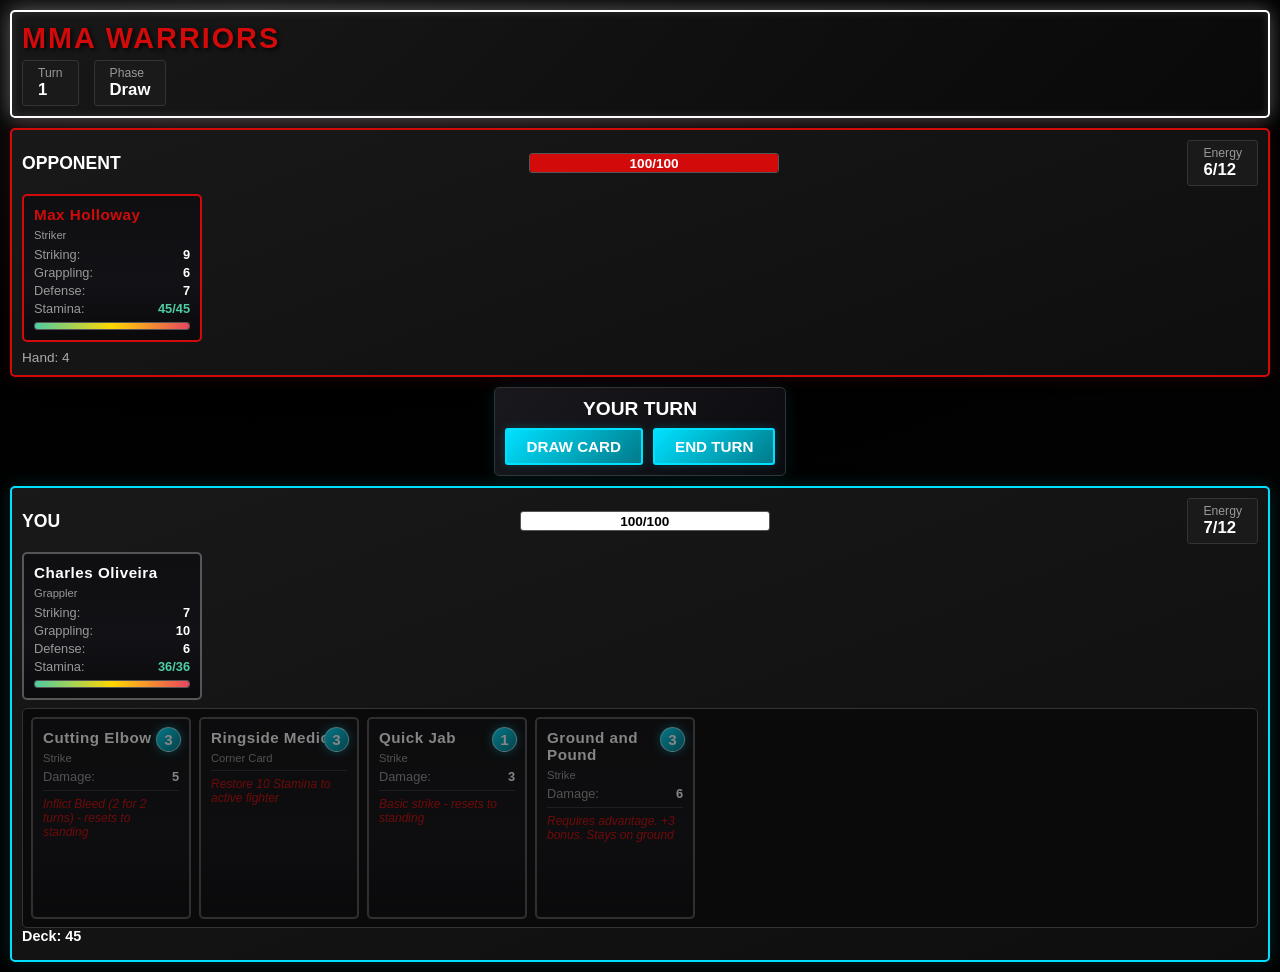
<file: dist/index.html>
<!DOCTYPE html>
<html lang="en">
<head>
    <meta charset="UTF-8">
    <meta name="viewport" content="width=device-width, initial-scale=1.0">
    <title>MMA Warriors - MMA Card Game</title>
    <style>
        * {
            margin: 0;
            padding: 0;
            box-sizing: border-box;
        }

        body {
            font-family: 'Arial', sans-serif;
            background: radial-gradient(1200px 600px at 20% 0%, #111 0%, #000 60%, #020202 100%);
            color: #fff;
            min-height: 100vh;
            padding: 10px;
        }

        .game-container {
            max-width: 1800px;
            margin: 0 auto;
        }

        .game-header {
            text-align: left;
            margin-bottom: 10px;
            padding: 10px;
            background: linear-gradient(135deg, rgba(25,25,25,0.9), rgba(10,10,10,0.9));
            border-radius: 5px;
            border: 2px solid #ffffff;
            box-shadow: 0 0 20px rgba(255,255,255,0.35), inset 0 0 10px rgba(255,255,255,0.12);
        }

        .game-header h1 {
            font-size: 1.8em;
            color: #d20a0a;
            text-shadow: 2px 2px 4px rgba(0, 0, 0, 0.8);
            margin-bottom: 5px;
            font-weight: bold;
            letter-spacing: 2px;
        }

        .game-stats {
            display: flex;
            justify-content: flex-start;
            margin-top: 5px;
            gap: 15px;
        }

        .stat-box {
            background: #1a1a1a;
            padding: 5px 15px;
            border-radius: 3px;
            font-size: 0.95em;
            border: 1px solid #333;
        }

        .stat-label {
            color: #999;
            font-size: 0.8em;
        }

        .stat-value {
            font-weight: bold;
            font-size: 1.1em;
            color: #fff;
        }

        .game-board {
            display: grid;
            grid-template-columns: 1fr;
            grid-template-rows: auto auto auto;
            gap: 10px;
            min-height: 500px;
        }

        .opponent-area, .player-area {
            background: linear-gradient(160deg, rgba(26,26,26,0.95), rgba(15,15,15,0.95));
            border-radius: 5px;
            padding: 10px;
            backdrop-filter: blur(2px);
            box-shadow: 0 0 20px rgba(255,255,255,0.04) inset;
        }

        .opponent-area {
            border: 2px solid #d20a0a;
            box-shadow: 0 0 18px rgba(210,10,10,0.15);
        }

        .player-area {
            border: 2px solid #00e1ff;
            box-shadow: 0 0 18px rgba(0,225,255,0.15);
        }

        .area-header {
            display: flex;
            justify-content: space-between;
            align-items: center;
            margin-bottom: 8px;
            gap: 10px;
        }

        .player-name {
            font-size: 1.1em;
            font-weight: bold;
            min-width: 80px;
        }

        .health-bar {
            flex: 1;
            max-width: 250px;
            margin: 0 10px;
        }

        .health-bar-bg {
            background: #333;
            height: 20px;
            border-radius: 3px;
            overflow: hidden;
            position: relative;
            border: 1px solid #555;
        }

        .health-bar-fill {
            height: 100%;
            background: #d20a0a;
            transition: width 0.3s ease;
            display: flex;
            align-items: center;
            justify-content: center;
            font-weight: bold;
            font-size: 0.85em;
        }

        .player-area .health-bar-fill {
            background: #fff;
            color: #000;
        }

        .fighter-zone {
            display: flex;
            gap: 10px;
            margin-bottom: 8px;
        }

        .bench-zone {
            display: flex;
            gap: 8px;
            flex-wrap: wrap;
        }

        .bench-card {
            width: 120px;
            padding: 8px;
        }

        .hand-counter {
            margin-top: 4px;
            font-size: 0.85em;
            color: #aaa;
        }

        .card {
            background: linear-gradient(180deg, #0f0f12 0%, #121216 60%, #0a0a0d 100%);
            border: 2px solid rgba(255,255,255,0.3);
            border-radius: 5px;
            padding: 10px;
            width: 160px;
            cursor: pointer;
            transition: transform 0.2s, box-shadow 0.2s, border-color 0.2s;
            position: relative;
            overflow: hidden;
        }

        .card:hover {
            transform: translateY(-5px) scale(1.02);
            box-shadow: 0 10px 24px rgba(0, 225, 255, 0.2);
            border-color: #00e1ff;
        }

        .card.fighter-card {
            width: 180px;
        }

        .card.opponent-card {
            border-color: #d20a0a;
        }

        .card.opponent-card:hover {
            box-shadow: 0 10px 24px rgba(210, 10, 10, 0.35);
            border-color: #d20a0a;
        }

        .card.disabled {
            opacity: 0.5;
            cursor: not-allowed;
        }

        .card.disabled:hover {
            transform: none;
            box-shadow: none;
        }

        .card-header {
            font-weight: bold;
            font-size: 0.95em;
            margin-bottom: 6px;
            color: #fff;
            letter-spacing: 0.5px;
        }

        .opponent-card .card-header {
            color: #d20a0a;
        }

        .card-type {
            font-size: 0.7em;
            color: #999;
            margin-bottom: 5px;
        }

        .card-stats {
            margin: 6px 0;
        }

        .card-stat {
            display: flex;
            justify-content: space-between;
            margin: 3px 0;
            font-size: 0.8em;
        }

        .card-stat-label {
            color: #999;
        }

        .card-stat-value {
            font-weight: bold;
            color: #fff;
        }

        .card-energy {
            position: absolute;
            top: 8px;
            right: 8px;
            background: linear-gradient(135deg, #00e1ff, #007a8a);
            color: #fff;
            width: 25px;
            height: 25px;
            border-radius: 50%;
            display: flex;
            align-items: center;
            justify-content: center;
            font-weight: bold;
            font-size: 0.95em;
            border: 1px solid rgba(255,255,255,0.6);
            box-shadow: 0 0 8px rgba(0,225,255,0.5);
        }

        .card-ability {
            margin-top: 6px;
            padding-top: 6px;
            border-top: 1px solid #333;
            font-size: 0.75em;
            font-style: italic;
            color: #d20a0a;
        }

        .hand-area {
            display: flex;
            gap: 8px;
            overflow-x: auto;
            padding: 8px;
            background: #0a0a0a;
            border-radius: 5px;
            min-height: 220px;
            border: 1px solid #333;
        }

        .hand-label {
            font-weight: bold;
            margin-bottom: 6px;
            color: #fff;
            font-size: 0.9em;
        }

        .center-area {
            background: linear-gradient(135deg, rgba(26,26,32,0.95), rgba(12,12,16,0.95));
            border-radius: 5px;
            padding: 10px;
            text-align: center;
            border: 1px solid #333;
            box-shadow: 0 0 16px rgba(0,225,255,0.1);
            max-width: 560px;
            justify-self: center;
        }

        .action-buttons {
            display: flex;
            gap: 10px;
            justify-content: center;
            margin-top: 8px;
        }

        .btn {
            padding: 8px 20px;
            font-size: 0.95em;
            font-weight: bold;
            border: 2px solid #fff;
            border-radius: 3px;
            cursor: pointer;
            transition: all 0.2s;
            text-transform: uppercase;
        }

        .btn:hover {
            transform: scale(1.03);
        }

        .btn-primary {
            background: linear-gradient(135deg, #00e1ff, #007a8a);
            color: #fff;
            border-color: #00e1ff;
            box-shadow: 0 0 10px rgba(0,225,255,0.2);
        }

        .btn-primary:hover {
            filter: brightness(1.08);
            transform: translateY(-1px) scale(1.02);
        }

        .btn-danger {
            background: #d20a0a;
            color: #fff;
            border-color: #d20a0a;
        }

        .btn-danger:hover {
            background: #fff;
            color: #d20a0a;
            border-color: #fff;
        }

        .btn:disabled {
            opacity: 0.5;
            cursor: not-allowed;
            transform: none;
        }

        .game-log {
            background: linear-gradient(160deg, rgba(26,26,26,0.95), rgba(15,15,15,0.95));
            border-radius: 5px;
            padding: 10px;
            border: 1px solid #333;
            grid-column: 2;
            grid-row: 1 / span 3;
            max-height: none;
            height: 100%;
            overflow-y: auto;
            box-shadow: 0 0 18px rgba(255,255,255,0.05) inset;
        }

        .game-log h3 {
            margin-bottom: 6px;
            color: #fff;
            font-size: 1em;
        }

        .log-entry {
            padding: 4px;
            margin: 3px 0;
            border-left: 2px solid #fff;
            padding-left: 8px;
            font-size: 0.85em;
        }

        .log-entry.opponent {
            border-left-color: #d20a0a;
        }

        .log-entry.damage {
            color: #d20a0a;
        }

        .log-entry.heal {
            color: #4ecca3;
        }

        .modal {
            display: none;
            position: fixed;
            top: 0;
            left: 0;
            width: 100%;
            height: 100%;
            background: rgba(0, 0, 0, 0.8);
            justify-content: center;
            align-items: center;
            z-index: 1000;
        }

        .modal.active {
            display: flex;
        }

        .modal-content {
            background: linear-gradient(160deg, rgba(26,26,26,0.98), rgba(15,15,15,0.98));
            padding: 30px;
            border-radius: 5px;
            text-align: center;
            max-width: 400px;
            border: 3px solid #00e1ff;
            box-shadow: 0 0 30px rgba(0,225,255,0.2);
        }

        /* Opening fighter selection */
        .selection-modal .modal-content {
            max-width: 760px;
        }
        .select-grid {
            display: flex;
            flex-wrap: wrap;
            gap: 12px;
            justify-content: center;
            margin-top: 10px;
        }
        .select-card {
            border: 2px solid rgba(255,255,255,0.25);
            border-radius: 6px;
            padding: 8px;
            width: 180px;
            transition: transform 0.15s, box-shadow 0.15s, border-color 0.15s;
        }
        .select-card:hover {
            transform: translateY(-4px) scale(1.02);
            border-color: #00e1ff;
            box-shadow: 0 12px 20px rgba(0,225,255,0.15);
            cursor: pointer;
        }

        .modal-content h2 {
            font-size: 2em;
            margin-bottom: 15px;
            color: #fff;
        }

        .modal-content.defeat h2 {
            color: #d20a0a;
        }

        .positional-advantage {
            display: inline-block;
            background: #d20a0a;
            color: #fff;
            padding: 2px 6px;
            border-radius: 3px;
            font-size: 0.7em;
            font-weight: bold;
            margin-left: 4px;
        }

        /* Fighter stamina bar */
        .stamina-bar-bg {
            background: #333;
            height: 8px;
            border-radius: 3px;
            overflow: hidden;
            position: relative;
            border: 1px solid #555;
            margin-top: 6px;
        }

        .stamina-bar-fill {
            height: 100%;
            background: linear-gradient(90deg, #4ecca3, #ffd700, #e94560);
            transition: width 0.3s ease;
        }

        .empty-slot {
            width: 180px;
            height: 250px;
            border: 2px dashed #333;
            border-radius: 5px;
            display: flex;
            align-items: center;
            justify-content: center;
            color: #555;
            font-style: italic;
            font-size: 0.85em;
        }

        @keyframes shake {
            0%, 100% { transform: translateX(0); }
            25% { transform: translateX(-5px); }
            75% { transform: translateX(5px); }
        }

        .shake {
            animation: shake 0.3s ease-in-out;
        }

        @keyframes glow {
            0%, 100% { box-shadow: 0 0 10px rgba(210, 10, 10, 0.5); }
            50% { box-shadow: 0 0 20px rgba(210, 10, 10, 0.8); }
        }

        .glow {
            animation: glow 1s ease-in-out infinite;
        }

        /* Action feed and floating combat text */
        .action-feed { /* global (legacy) */
            position: fixed;
            top: 14px;
            left: 50%;
            transform: translateX(-50%);
            z-index: 2000;
            display: flex;
            flex-direction: column;
            gap: 6px;
            pointer-events: none;
        }
        .inline-action-feed { /* per-side inline feed */
            margin-top: 6px;
            display: flex;
            flex-direction: column;
            gap: 6px;
            min-height: 24px;
            flex: 1;
            pointer-events: none;
        }
        .action-item {
            background: rgba(0,0,0,0.6);
            border: 1px solid rgba(255,255,255,0.25);
            border-left-width: 4px;
            color: #fff;
            padding: 6px 12px;
            border-radius: 4px;
            min-width: 260px;
            text-align: center;
            box-shadow: 0 6px 16px rgba(0,0,0,0.4);
            animation: feedIn 0.25s ease-out, feedOut 0.3s ease-in 8s forwards;
        }
        .action-item.player { border-left-color: #00e1ff; }
        .action-item.opponent { border-left-color: #d20a0a; }
        .action-item.damage { background: rgba(210,10,10,0.18); }
        .action-item.heal { background: rgba(78,204,163,0.18); }
        .action-item.advantage { background: rgba(210,210,10,0.18); }
        .action-item.ko { background: rgba(210,10,10,0.28); font-weight: bold; }

        @keyframes feedIn {
            from { opacity: 0; transform: translate(-50%, -8px); }
            to { opacity: 1; transform: translate(-50%, 0); }
        }
        @keyframes feedOut {
            to { opacity: 0; transform: translate(-50%, -8px); }
        }

        .float-text {
            position: absolute;
            left: 50%;
            top: 30%;
            transform: translateX(-50%);
            color: #fff;
            font-weight: bold;
            text-shadow: 0 2px 6px rgba(0,0,0,0.7);
            animation: rise 0.8s ease-out forwards;
            pointer-events: none;
        }
        .float-text.damage { color: #ff5b5b; }
        .float-text.heal { color: #4ecca3; }
        .float-text.info { color: #ffd700; }
        @keyframes rise {
            from { opacity: 0; transform: translate(-50%, 12px) scale(0.95); }
            30% { opacity: 1; }
            to { opacity: 0; transform: translate(-50%, -22px) scale(1.05); }
        }

        #turnIndicator {
            font-size: 1.2em;
            margin-bottom: 5px;
            color: #fff;
        }

        #actionPrompt {
            font-size: 0.9em;
            color: #999;
            margin-bottom: 8px;
        }
    </style>
</head>
<body>
    <div class="game-container">
        <div class="game-header">
            <h1>MMA WARRIORS</h1>
            <div class="game-stats">
                <div class="stat-box">
                    <div class="stat-label">Turn</div>
                    <div class="stat-value" id="turnCounter">1</div>
                </div>
                <div class="stat-box">
                    <div class="stat-label">Phase</div>
                    <div class="stat-value" id="currentPhase">Energy</div>
                </div>
            </div>
        </div>

        <div class="game-board">
            <!-- Opponent Area -->
            <div class="opponent-area">
                <div class="area-header">
                    <span class="player-name">OPPONENT</span>
                    <div class="health-bar">
                        <div class="health-bar-bg">
                            <div class="health-bar-fill" id="opponentHealthBar" style="width: 100%;">
                                <span id="opponentHealth">100/100</span>
                            </div>
                        </div>
                    </div>
                    <div class="stat-box">
                        <div class="stat-label">Energy</div>
                        <div class="stat-value" id="opponentEnergy">0/10</div>
                    </div>
                </div>
                
                <div class="fighter-zone" id="opponentFighterZone">
                    <div class="empty-slot">No Active Fighter</div>
                </div>
                <div class="hand-counter">Hand: <span id="opponentHandCount">5</span></div>
                <!-- per-side inline action feed will render inside fighter zone -->
                <div class="bench-zone" id="opponentBench"></div>
                
            </div>

            <!-- Center Action Area -->
            <div class="center-area">
                <h2 id="turnIndicator">YOUR TURN</h2>
                <div class="action-buttons">
                    <button class="btn btn-primary" id="drawCardBtn" onclick="drawCard()">Draw Card</button>
                    <button class="btn btn-primary" id="endTurnBtn" onclick="endTurn()" disabled>End Turn</button>
                </div>
            </div>

            <!-- Player Area -->
            <div class="player-area">
                <div class="area-header">
                    <span class="player-name">YOU</span>
                    <div class="health-bar">
                        <div class="health-bar-bg">
                            <div class="health-bar-fill" id="playerHealthBar" style="width: 100%;">
                                <span id="playerHealth">100/100</span>
                            </div>
                        </div>
                    </div>
                    <div class="stat-box">
                        <div class="stat-label">Energy</div>
                        <div class="stat-value" id="playerEnergy">0/10</div>
                    </div>
                </div>
                <div class="fighter-zone" id="playerFighterZone">
                    <div class="empty-slot">No Active Fighter</div>
                </div>
                <!-- per-side inline action feed will render inside fighter zone -->
                <div class="bench-zone" id="playerBench"></div>
                <div class="hand-area" id="playerHand">
                    <!-- Player's hand cards will be inserted here -->
                </div>
                <div class="hand-label">Deck: <span id="playerDeckCount">40</span></div>
            </div>

            
        </div>
    </div>
    <div id="actionFeed" class="action-feed" style="display:none"></div>

    <!-- Victory/Defeat Modal -->
    <div class="modal" id="gameOverModal">
        <div class="modal-content">
            <h2 id="gameOverTitle">Victory!</h2>
            <p id="gameOverMessage">You have defeated your opponent!</p>
            <button class="btn btn-primary" onclick="location.reload()">Play Again</button>
        </div>
    </div>

    <!-- Opening Fighter Selection Modal -->
    <div class="modal selection-modal" id="selectFighterModal">
        <div class="modal-content">
            <h2>Choose Your Opening Fighter</h2>
            <p>Select one fighter to enter the arena.</p>
            <div class="select-grid" id="selectFighterGrid"></div>
            <div style="margin-top:12px;">
                <button class="btn btn-primary" onclick="closeFighterSelect()">Cancel</button>
            </div>
        </div>
    </div>

    <script>
        // Game State
        const HAND_LIMIT = 10;
        const gameState = {
            turn: 1,
            currentPlayer: 'player',
            phase: 'setup',
            player: {
                health: 100,
                maxHealth: 100,
                energy: 0,
                maxEnergy: 12,
                deck: [],
                hand: [],
                bench: [],
                activeFighter: null,
                positionalAdvantage: false
            },
            opponent: {
                health: 100,
                maxHealth: 100,
                energy: 0,
                maxEnergy: 12,
                deck: [],
                hand: [],
                bench: [],
                activeFighter: null,
                positionalAdvantage: false
            }
        };

        // Card Database
        const cardDatabase = {
            fighters: [
                {
                    id: 'fighter_1',
                    name: 'Ilia Topuria',
                    type: 'fighter',
                    striking: 9,
                    grappling: 7,
                    defense: 7,
                    stamina: 38,
                    maxStamina: 38,
                    style: 'Balanced'
                },
                {
                    id: 'fighter_2',
                    name: 'Islam Makhachev',
                    type: 'fighter',
                    striking: 6,
                    grappling: 10,
                    defense: 8,
                    stamina: 40,
                    maxStamina: 40,
                    style: 'Grappler'
                },
                {
                    id: 'fighter_3',
                    name: 'Merab Dvalishvili',
                    type: 'fighter',
                    striking: 6,
                    grappling: 9,
                    defense: 7,
                    stamina: 45,
                    maxStamina: 45,
                    style: 'Grappler'
                },
                {
                    id: 'fighter_4',
                    name: 'Khamzat Chimaev',
                    type: 'fighter',
                    striking: 8,
                    grappling: 9,
                    defense: 7,
                    stamina: 38,
                    maxStamina: 38,
                    style: 'Grappler'
                },
                {
                    id: 'fighter_5',
                    name: 'Alexandre Pantoja',
                    type: 'fighter',
                    striking: 6,
                    grappling: 9,
                    defense: 7,
                    stamina: 38,
                    maxStamina: 38,
                    style: 'Grappler'
                },
                {
                    id: 'fighter_6',
                    name: 'Alex Pereira',
                    type: 'fighter',
                    striking: 10,
                    grappling: 4,
                    defense: 6,
                    stamina: 34,
                    maxStamina: 34,
                    style: 'Striker'
                },
                {
                    id: 'fighter_7',
                    name: 'Alexander Volkanovski',
                    type: 'fighter',
                    striking: 8,
                    grappling: 8,
                    defense: 9,
                    stamina: 42,
                    maxStamina: 42,
                    style: 'Balanced'
                },
                {
                    id: 'fighter_8',
                    name: 'Jack Della Maddalena',
                    type: 'fighter',
                    striking: 9,
                    grappling: 5,
                    defense: 6,
                    stamina: 35,
                    maxStamina: 35,
                    style: 'Striker'
                },
                {
                    id: 'fighter_9',
                    name: 'Tom Aspinall',
                    type: 'fighter',
                    striking: 9,
                    grappling: 7,
                    defense: 7,
                    stamina: 38,
                    maxStamina: 38,
                    style: 'Balanced'
                },
                {
                    id: 'fighter_10',
                    name: 'Dricus Du Plessis',
                    type: 'fighter',
                    striking: 8,
                    grappling: 7,
                    defense: 7,
                    stamina: 40,
                    maxStamina: 40,
                    style: 'Balanced'
                },
                {
                    id: 'fighter_11',
                    name: 'Magomed Ankalaev',
                    type: 'fighter',
                    striking: 7,
                    grappling: 8,
                    defense: 8,
                    stamina: 40,
                    maxStamina: 40,
                    style: 'Balanced'
                },
                {
                    id: 'fighter_12',
                    name: 'Max Holloway',
                    type: 'fighter',
                    striking: 9,
                    grappling: 6,
                    defense: 7,
                    stamina: 45,
                    maxStamina: 45,
                    style: 'Striker'
                },
                {
                    id: 'fighter_13',
                    name: 'Belal Muhammad',
                    type: 'fighter',
                    striking: 6,
                    grappling: 9,
                    defense: 8,
                    stamina: 42,
                    maxStamina: 42,
                    style: 'Grappler'
                },
                {
                    id: 'fighter_14',
                    name: 'Arman Tsarukyan',
                    type: 'fighter',
                    striking: 7,
                    grappling: 8,
                    defense: 7,
                    stamina: 38,
                    maxStamina: 38,
                    style: 'Balanced'
                },
                {
                    id: 'fighter_15',
                    name: 'Charles Oliveira',
                    type: 'fighter',
                    striking: 7,
                    grappling: 10,
                    defense: 6,
                    stamina: 36,
                    maxStamina: 36,
                    style: 'Grappler'
                }
            ],
            techniques: [
                // === STRIKES (Low Cost) ===
                {
                    id: 'tech_jab',
                    name: 'Quick Jab',
                    type: 'technique',
                    subtype: 'strike',
                    energy: 1,
                    damage: 3,
                    effect: 'Basic strike - resets to standing'
                },
                {
                    id: 'tech_legkick',
                    name: 'Leg Kick',
                    type: 'technique',
                    subtype: 'strike',
                    energy: 2,
                    damage: 4,
                    effect: 'Low kick - resets to standing'
                },
                {
                    id: 'tech_bodyshot',
                    name: 'Body Shot',
                    type: 'technique',
                    subtype: 'strike',
                    energy: 2,
                    damage: 4,
                    effect: 'Body punch - resets to standing'
                },
                {
                    id: 'tech_teep',
                    name: 'Teep Kick',
                    type: 'technique',
                    subtype: 'strike',
                    energy: 2,
                    damage: 3,
                    effect: 'Push kick - resets to standing'
                },
                // === STRIKES (Medium Cost) ===
                {
                    id: 'tech_cross',
                    name: 'Power Cross',
                    type: 'technique',
                    subtype: 'strike',
                    energy: 3,
                    damage: 6,
                    effect: 'Strong straight punch - resets to standing'
                },
                {
                    id: 'tech_elbow',
                    name: 'Cutting Elbow',
                    type: 'technique',
                    subtype: 'strike',
                    energy: 3,
                    damage: 5,
                    onHitStatus: { type: 'bleed', amount: 2, turns: 2 },
                    effect: 'Inflict Bleed (2 for 2 turns) - resets to standing'
                },
                {
                    id: 'tech_uppercut',
                    name: 'Uppercut',
                    type: 'technique',
                    subtype: 'strike',
                    energy: 3,
                    damage: 6,
                    effect: 'Rising punch - resets to standing'
                },
                // === STRIKES (High Cost) ===
                {
                    id: 'tech_hook',
                    name: 'Heavy Hook',
                    type: 'technique',
                    subtype: 'strike',
                    energy: 4,
                    damage: 8,
                    effect: 'Powerful hook - resets to standing'
                },
                {
                    id: 'tech_spinning',
                    name: 'Spinning Back Fist',
                    type: 'technique',
                    subtype: 'strike',
                    energy: 4,
                    damage: 7,
                    effect: 'If lands, opponent skips next turn - resets to standing'
                },
                {
                    id: 'tech_kick',
                    name: 'Head Kick',
                    type: 'technique',
                    subtype: 'strike',
                    energy: 5,
                    damage: 10,
                    effect: 'Devastating high kick - resets to standing'
                },
                // === GROUND STRIKE (Keeps Position) ===
                {
                    id: 'tech_gnp',
                    name: 'Ground and Pound',
                    type: 'technique',
                    subtype: 'strike',
                    energy: 3,
                    damage: 6,
                    effect: 'Requires advantage. +3 bonus. Stays on ground'
                },
                // === GRAPPLING ===
                {
                    id: 'tech_clinch',
                    name: 'Clinch',
                    type: 'technique',
                    subtype: 'grappling',
                    energy: 2,
                    bonus: 2,
                    damage: 1,
                    effect: 'Control position - gain advantage if successful'
                },
                {
                    id: 'tech_singleleg',
                    name: 'Single Leg Takedown',
                    type: 'technique',
                    subtype: 'grappling',
                    energy: 3,
                    bonus: 2,
                    damage: 2,
                    effect: 'Fast takedown - gain advantage if successful'
                },
                {
                    id: 'tech_takedown',
                    name: 'Double Leg Takedown',
                    type: 'technique',
                    subtype: 'grappling',
                    energy: 4,
                    bonus: 3,
                    damage: 3,
                    effect: 'Powerful takedown - gain advantage if successful'
                },
                {
                    id: 'tech_suplex',
                    name: 'Suplex',
                    type: 'technique',
                    subtype: 'grappling',
                    energy: 5,
                    bonus: 4,
                    damage: 5,
                    effect: 'Devastating slam - gain advantage if successful'
                },
                // === SUBMISSIONS ===
                {
                    id: 'tech_guillotine',
                    name: 'Guillotine Choke',
                    type: 'technique',
                    subtype: 'submission',
                    energy: 3,
                    damage: 10,
                    effect: 'Requires ground. Quick choke. Stays on ground'
                },
                {
                    id: 'tech_armbar',
                    name: 'Armbar',
                    type: 'technique',
                    subtype: 'submission',
                    energy: 4,
                    damage: 12,
                    effect: 'Requires ground. Arm lock. Stays on ground'
                },
                {
                    id: 'tech_kimura',
                    name: 'Kimura',
                    type: 'technique',
                    subtype: 'submission',
                    energy: 4,
                    damage: 11,
                    effect: 'Requires ground. Shoulder lock. Stays on ground'
                },
                {
                    id: 'tech_triangle',
                    name: 'Triangle Choke',
                    type: 'technique',
                    subtype: 'submission',
                    energy: 4,
                    damage: 13,
                    effect: 'Requires ground. Leg choke. Stays on ground'
                },
                {
                    id: 'tech_choke',
                    name: 'Rear Naked Choke',
                    type: 'technique',
                    subtype: 'submission',
                    energy: 5,
                    damage: 15,
                    effect: 'Requires ground. Back control. Stays on ground'
                },
                {
                    id: 'tech_darce',
                    name: 'D\'Arce Choke',
                    type: 'technique',
                    subtype: 'submission',
                    energy: 5,
                    damage: 14,
                    effect: 'Requires ground. Advanced choke. Stays on ground'
                },
                // === DEFENSE ===
                {
                    id: 'tech_block',
                    name: 'Block',
                    type: 'technique',
                    subtype: 'defense',
                    energy: 1,
                    reduction: 5,
                    effect: 'Reduce next incoming strike damage by 5'
                },
                {
                    id: 'tech_parry',
                    name: 'Parry',
                    type: 'technique',
                    subtype: 'defense',
                    energy: 2,
                    reduction: 3,
                    effect: 'Reduce damage by 3 and counter for 3'
                },
                {
                    id: 'tech_slip',
                    name: 'Slip Counter',
                    type: 'technique',
                    subtype: 'defense',
                    energy: 3,
                    reduction: 8,
                    effect: 'Evade and reduce damage by 8'
                }
            ],
            corners: [
                {
                    id: 'corner_coach',
                    name: 'Master Coach',
                    type: 'corner',
                    energy: 3,
                    effect: 'Active fighter gains +1 to all stats. Draw 1 card.'
                },
                {
                    id: 'corner_training',
                    name: 'Intense Training',
                    type: 'corner',
                    energy: 2,
                    effect: 'Fighter gains +3 Striking this round'
                },
                {
                    id: 'corner_medic',
                    name: 'Ringside Medic',
                    type: 'corner',
                    energy: 3,
                    effect: 'Restore 10 Stamina to active fighter'
                }
            ]
        };

        // Initialize game
        function initGame() {
            buildDeck('player');
            buildDeck('opponent');

            shuffleDeck('player');
            shuffleDeck('opponent');

            // Draw opening hands - ensure at least one fighter
            drawOpeningHand('player');
            drawOpeningHand('opponent');

            // Opponent auto-picks best fighter
            const opponentFighter = pickBestFighter(gameState.opponent.hand);
            if (opponentFighter) {
                if (!opponentFighter.strikingBonus) opponentFighter.strikingBonus = 0;
                gameState.opponent.activeFighter = opponentFighter;
                gameState.opponent.hand = gameState.opponent.hand.filter(c => c.uniqueId !== opponentFighter.uniqueId);
                addLog(`Opponent deploys ${opponentFighter.name} to the arena!`, 'opponent');
                // Show opponent's starting energy (6) upfront to avoid displaying 0 at game start
                gameState.opponent.energy = 6;
                updateUI();
            }

            // Player chooses opening fighter if multiple
            promptOpeningFighterSelection();
        }
        
        function drawOpeningHand(player) {
            // Deterministic: draw 4 cards, then guarantee 1 fighter from deck
            gameState[player].hand = [];
            for (let i = 0; i < 4; i++) {
                drawCardToHand(player, true);
            }
            const deck = gameState[player].deck;
            const fighterIdx = deck.findIndex(c => c.type === 'fighter');
            if (fighterIdx !== -1) {
                const fighter = deck.splice(fighterIdx, 1)[0];
                gameState[player].hand.push(fighter);
            } else {
                // Fallback: draw 1 more if somehow no fighter remains
                drawCardToHand(player, true);
            }
        }

        function pickBestFighter(hand) {
            const fighters = hand.filter(c => c.type === 'fighter');
            if (fighters.length === 0) return null;
            return fighters.reduce((best, cur) => {
                const score = cur.striking + cur.grappling + cur.defense + cur.stamina / 10;
                const bestScore = best.striking + best.grappling + best.defense + best.stamina / 10;
                return score > bestScore ? cur : best;
            }, fighters[0]);
        }

        function promptOpeningFighterSelection() {
            const fighters = gameState.player.hand.filter(c => c.type === 'fighter');
            if (fighters.length === 0) {
                // Fallback safety: pick any if somehow missing
                startAfterOpeningSelection();
                return;
            }
            if (fighters.length === 1) {
                const f = fighters[0];
                if (!f.strikingBonus) f.strikingBonus = 0;
                gameState.player.activeFighter = f;
                gameState.player.hand = gameState.player.hand.filter(c => c.uniqueId !== f.uniqueId);
                addLog(`You deploy ${f.name} to the arena!`);
                startAfterOpeningSelection();
                return;
            }

            const modal = document.getElementById('selectFighterModal');
            const grid = document.getElementById('selectFighterGrid');
            grid.innerHTML = '';
            fighters.forEach(f => {
                const el = document.createElement('div');
                el.className = 'select-card';
                el.innerHTML = `
                    <div class="card-header">${f.name}</div>
                    <div class="card-type">${f.style}</div>
                    <div class="card-stats">
                        <div class="card-stat"><span class="card-stat-label">Striking:</span><span class="card-stat-value">${f.striking}</span></div>
                        <div class="card-stat"><span class="card-stat-label">Grappling:</span><span class="card-stat-value">${f.grappling}</span></div>
                        <div class="card-stat"><span class="card-stat-label">Defense:</span><span class="card-stat-value">${f.defense}</span></div>
                        <div class="card-stat"><span class="card-stat-label">Stamina:</span><span class="card-stat-value">${f.stamina}/${f.maxStamina}</span></div>
                    </div>
                `;
                el.onclick = () => selectOpeningFighter(f.uniqueId);
                grid.appendChild(el);
            });
            modal.classList.add('active');
        }

        function closeFighterSelect() {
            document.getElementById('selectFighterModal').classList.remove('active');
        }

        function selectOpeningFighter(uniqueId) {
            const f = gameState.player.hand.find(c => c.uniqueId === uniqueId);
            if (!f) return;
            if (!f.strikingBonus) f.strikingBonus = 0;
            gameState.player.activeFighter = f;
            gameState.player.hand = gameState.player.hand.filter(c => c.uniqueId !== uniqueId);
            addLog(`You deploy ${f.name} to the arena!`);
            closeFighterSelect();
            startAfterOpeningSelection();
        }

        function promptReplacementFighterSelection() {
            // Collect all available fighters from bench, hand, and deck
            const benchFighters = [...(gameState.player.bench || [])];
            const handFighters = gameState.player.hand.filter(c => c.type === 'fighter');
            const deckFighters = gameState.player.deck.filter(c => c.type === 'fighter');

            const availableFighters = [
                ...benchFighters,
                ...handFighters,
                ...deckFighters
            ];

            if (availableFighters.length === 0) {
                // No fighters anywhere - player loses
                addLog('You have no fighters left!', 'player');
                updateUI();
                setTimeout(() => {
                    endGame('opponent', 'No fighters remaining');
                }, 1000);
                return;
            }

            // Show selection modal
            const modal = document.getElementById('selectFighterModal');
            const grid = document.getElementById('selectFighterGrid');
            grid.innerHTML = '';

            availableFighters.forEach(f => {
                const el = document.createElement('div');
                el.className = 'select-card';

                // Determine location
                let location = 'Deck';
                if (benchFighters.some(b => b.uniqueId === f.uniqueId)) {
                    location = 'Bench';
                } else if (handFighters.some(h => h.uniqueId === f.uniqueId)) {
                    location = 'Hand';
                }

                el.innerHTML = `
                    <div class="card-header">${f.name}</div>
                    <div class="card-type">${f.style} (${location})</div>
                    <div class="card-stats">
                        <div class="card-stat"><span class="card-stat-label">Striking:</span><span class="card-stat-value">${f.striking}</span></div>
                        <div class="card-stat"><span class="card-stat-label">Grappling:</span><span class="card-stat-value">${f.grappling}</span></div>
                        <div class="card-stat"><span class="card-stat-label">Defense:</span><span class="card-stat-value">${f.defense}</span></div>
                        <div class="card-stat"><span class="card-stat-label">Stamina:</span><span class="card-stat-value">${f.stamina}/${f.maxStamina}</span></div>
                    </div>
                `;
                el.onclick = () => selectReplacementFighter(f.uniqueId);
                grid.appendChild(el);
            });

            updateUI();
            modal.classList.add('active');
        }

        function selectReplacementFighter(uniqueId) {
            // Find fighter in bench, hand, or deck
            let fighter = (gameState.player.bench || []).find(c => c.uniqueId === uniqueId);
            let location = 'bench';

            if (!fighter) {
                fighter = gameState.player.hand.find(c => c.uniqueId === uniqueId);
                location = 'hand';
            }

            if (!fighter) {
                fighter = gameState.player.deck.find(c => c.uniqueId === uniqueId);
                location = 'deck';
            }

            if (!fighter) return;

            // Initialize striking bonus
            if (!fighter.strikingBonus) fighter.strikingBonus = 0;

            // Deploy fighter
            gameState.player.activeFighter = fighter;

            // Remove from original location
            if (location === 'bench') {
                gameState.player.bench = gameState.player.bench.filter(c => c.uniqueId !== uniqueId);
                addLog(`You promote ${fighter.name} from bench!`, 'player');
            } else if (location === 'hand') {
                gameState.player.hand = gameState.player.hand.filter(c => c.uniqueId !== uniqueId);
                addLog(`You deploy ${fighter.name} from hand!`, 'player');
            } else if (location === 'deck') {
                gameState.player.deck = gameState.player.deck.filter(c => c.uniqueId !== uniqueId);
                addLog(`You select ${fighter.name} from deck!`, 'player');
            }

            closeFighterSelect();
            updateUI();
        }

        function startAfterOpeningSelection() {
            // Start game after opening selection
            gameState.phase = 'energy';
            gameState.currentPlayer = 'player';
            startPlayerTurn();
        }

        function buildDeck(player) {
            const deck = [];

            // Randomly select 8 fighters from the pool of 15
            const availableFighters = [...cardDatabase.fighters];
            const selectedFighters = [];
            for (let i = 0; i < 8; i++) {
                const randomIndex = Math.floor(Math.random() * availableFighters.length);
                const selectedFighter = availableFighters.splice(randomIndex, 1)[0];
                selectedFighters.push(selectedFighter);
            }

            // Add the 8 selected fighters to deck
            for (let i = 0; i < selectedFighters.length; i++) {
                const fighter = JSON.parse(JSON.stringify(selectedFighters[i]));
                fighter.uniqueId = `${player}_${fighter.id}_${Date.now()}_${i}`;
                deck.push(fighter);
            }

            // Add 32 technique cards
            for (let i = 0; i < 32; i++) {
                const tech = JSON.parse(JSON.stringify(cardDatabase.techniques[i % cardDatabase.techniques.length]));
                tech.uniqueId = `${player}_${tech.id}_${Date.now()}_${i}`;
                deck.push(tech);
            }

            // Add 10 corner cards
            for (let i = 0; i < 10; i++) {
                const corner = JSON.parse(JSON.stringify(cardDatabase.corners[i % cardDatabase.corners.length]));
                corner.uniqueId = `${player}_${corner.id}_${Date.now()}_${i}`;
                deck.push(corner);
            }

            gameState[player].deck = deck;
        }

        function shuffleDeck(player) {
            const deck = gameState[player].deck;
            for (let i = deck.length - 1; i > 0; i--) {
                const j = Math.floor(Math.random() * (i + 1));
                [deck[i], deck[j]] = [deck[j], deck[i]];
            }
        }

        function drawCardToHand(player, silent = false) {
            if (gameState[player].deck.length === 0) {
                if (!silent) {
                    addLog(`${player === 'player' ? 'You' : 'Opponent'} cannot draw - deck is empty!`, player);
                    endGame(player === 'player' ? 'opponent' : 'player', 'Deck Out');
                }
                return null;
            }

            const card = gameState[player].deck.pop();

            // If hand is full, discard oldest card (first in hand) to make room
            if (gameState[player].hand.length >= HAND_LIMIT) {
                const discarded = gameState[player].hand.shift(); // Remove oldest card
                if (!silent) {
                    addLog(`${player === 'player' ? 'Your' : 'Opponent\'s'} hand is full. Discarded ${discarded.name} to draw ${card.name}.`, player === 'player' ? null : 'opponent');
                }
            }

            gameState[player].hand.push(card);

            if (!silent && player === 'player') {
                addLog(`You drew: ${card.name}`);
            }

            return card;
        }

        function drawCard() {
            if (gameState.phase !== 'draw') {
                addLog('You can only draw during the Draw Phase!');
                return;
            }

            const drawn = drawCardToHand('player');
            gameState.phase = 'main';

            document.getElementById('drawCardBtn').disabled = true;
            document.getElementById('endTurnBtn').disabled = false;

            updateUI();
            if (!drawn) {
                addLog(`Hand is full (${HAND_LIMIT}). You must play a card.`);
            }

            // If no actions are available, end the turn automatically
            maybeAutoEndTurn();
        }

        function playCard(card, player) {
            if (player !== 'player' || gameState.currentPlayer !== 'player') return;
            if (gameState.phase !== 'main') {
                addLog('You can only play cards during your Main Phase!');
                return;
            }

            if (card.type === 'fighter') {
                // Initialize fighter stats
                if (!card.strikingBonus) card.strikingBonus = 0;

                // If no active fighter, set as active; otherwise place on bench (max 5)
                if (!gameState.player.activeFighter) {
                    gameState.player.activeFighter = card;
                } else {
                    if ((gameState.player.bench || []).length >= 5) {
                        addLog('Your bench is full (max 5)!');
                        return;
                    }
                    gameState.player.bench.push(card);
                    addLog(`${card.name} moved to your bench.`);
                }
                gameState.player.hand = gameState.player.hand.filter(c => c.uniqueId !== card.uniqueId);

                addLog(`${card.name} enters the arena!`);

                updateUI();
            } else if (card.type === 'technique') {
                if (!gameState.player.activeFighter) {
                    addLog('You need an active fighter to use techniques!');
                    return;
                }

                if (card.energy > gameState.player.energy) {
                    addLog(`Not enough energy! Need ${card.energy}, have ${gameState.player.energy}`);
                    return;
                }

                // Ground and Pound requires positional advantage; block early without announcing
                if (card.id === 'tech_gnp' && !gameState.player.positionalAdvantage) {
                    addLog('You need positional advantage for Ground and Pound!');
                    return;
                }

                // Submissions require either player to have positional advantage (fight on ground)
                if (card.subtype === 'submission' && !gameState.player.positionalAdvantage && !gameState.opponent.positionalAdvantage) {
                    addLog('Fight must be on the ground to use submissions!');
                    return;
                }

                // Pre-announce technique to ensure a banner always appears (except for gnp and submissions blocked above)
                if (gameState.player.activeFighter) {
                    showAction(`${gameState.player.activeFighter.name} uses ${card.name}!`, 'player');
                }
                executeTechnique(card, 'player');
            } else if (card.type === 'corner') {
                if (!gameState.player.activeFighter) {
                    addLog('You need an active fighter to use corner cards!');
                    return;
                }

                if (card.energy > gameState.player.energy) {
                    addLog(`Not enough energy! Need ${card.energy}, have ${gameState.player.energy}`);
                    return;
                }

                executeCornerCard(card, 'player');
            }

            // After any play, if it's still your main phase and nothing else can be done, auto-end
            maybeAutoEndTurn();
        }

        function executeTechnique(card, player) {
            const attacker = gameState[player];
            const defender = player === 'player' ? gameState.opponent : gameState.player;

            // Check if both players have active fighters for strikes, grappling and submissions
            if ((card.subtype === 'strike' || card.subtype === 'submission' || card.subtype === 'grappling') && !defender.activeFighter) {
                addLog('Opponent needs an active fighter to attack!');
                return;
            }

            if (!attacker.activeFighter) {
                addLog('You need an active fighter to use techniques!');
                return;
            }

            attacker.energy -= card.energy;
            attacker.hand = attacker.hand.filter(c => c.uniqueId !== card.uniqueId);

            if (card.subtype === 'strike') {
                // Ground and Pound requires positional advantage on both sides
                if (card.id === 'tech_gnp' && !attacker.positionalAdvantage) {
                    addLog('You need positional advantage for Ground and Pound!', player);
                    attacker.energy += card.energy;
                    attacker.hand.push(card);
                    return;
                }
                // Pre-announce already done, don't duplicate
                const strikingBonus = attacker.activeFighter.strikingBonus || 0;
                let damage = card.damage + attacker.activeFighter.striking + strikingBonus - defender.activeFighter.defense;

                // Apply style bonuses
                if (attacker.activeFighter.style === 'Striker') {
                    damage += 2;
                }
                
                // Apply defender's temporary defense if any
                if (defender.defenseBuff && defender.defenseBuff.amount) {
                    const reduction = defender.defenseBuff.amount;
                    damage -= reduction;
                    showAction(`Defense: -${reduction} damage blocked!`, player === 'player' ? 'opponent' : 'player', 'advantage');
                    if (defender.defenseBuff.type === 'parry') {
                        const counter = 3;
                        attacker.activeFighter.stamina -= counter;
                        showAction(`Parry counter: ${counter} damage!`, player === 'player' ? 'opponent' : 'player', 'damage');
                        checkFighterKO(attacker, player);
                    }
                    defender.defenseBuff = null;
                }

                // Ground and Pound bonus with positional advantage (add before showing damage)
                if (card.id === 'tech_gnp' && attacker.positionalAdvantage) {
                    damage += 3;
                }

                damage = Math.max(1, damage);
                defender.activeFighter.stamina -= damage;

                showAction(`${card.name}: ${damage} damage!`, player, 'damage');
                floatTextOverFighter(player === 'player' ? 'opponent' : 'player', `-${damage}`, 'damage');

                // On-hit status effects (e.g., Bleed)
                if (card.onHitStatus && card.onHitStatus.type === 'bleed') {
                    defender.activeFighter.status = defender.activeFighter.status || {};
                    defender.activeFighter.status.bleed = { amount: card.onHitStatus.amount, turns: card.onHitStatus.turns };
                    showAction(`Bleed applied (${card.onHitStatus.amount} dmg for ${card.onHitStatus.turns} turns)`, player, 'advantage');
                }

                // Spinning Back Fist effect: if not blocked (no defense buff applied), skip next turn
                if (card.id === 'tech_spinning') {
                    defender.skipNextTurn = true;
                    showAction(`Opponent staggered! Skip next turn.`, player, 'advantage');
                    floatTextOverFighter(player === 'player' ? 'opponent' : 'player', 'STAGGERED', 'info');
                }

                // Regular strikes (not Ground and Pound) reset the fight to standing - both lose advantage
                if (card.id !== 'tech_gnp') {
                    if (attacker.positionalAdvantage || defender.positionalAdvantage) {
                        attacker.positionalAdvantage = false;
                        defender.positionalAdvantage = false;
                        showAction('Fight returns to standing!', player, 'advantage');
                    }
                }

                checkFighterKO(defender, player === 'player' ? 'opponent' : 'player');
                
            } else if (card.subtype === 'grappling') {
                // Pre-announce already done, don't duplicate
                let attackerGrappling = attacker.activeFighter.grappling + card.bonus;

                if (attacker.activeFighter.style === 'Grappler') {
                    attackerGrappling += 2;
                }

                // Calculate defender's grappling defense (defense stat, adjusted by stamina)
                let grapplingDefense = defender.activeFighter.defense;

                // Stamina affects takedown defense - tired fighters are easier to take down
                const staminaPercent = defender.activeFighter.stamina / defender.activeFighter.maxStamina;
                if (staminaPercent < 0.3) {
                    grapplingDefense -= 3; // Very tired
                } else if (staminaPercent < 0.5) {
                    grapplingDefense -= 2; // Tired
                } else if (staminaPercent < 0.7) {
                    grapplingDefense -= 1; // Somewhat tired
                }

                // Calculate takedown success probability
                // Base 50% + 10% for each point of advantage
                const difference = attackerGrappling - grapplingDefense;
                let successChance = 0.5 + (difference * 0.1);

                // Clamp between 10% and 90% (always some chance of success/failure)
                successChance = Math.max(0.1, Math.min(0.9, successChance));

                // Roll for success
                const roll = Math.random();
                if (roll < successChance) {
                    attacker.positionalAdvantage = true;
                    showAction(`${attacker.activeFighter.name} gains Advantage!`, player, 'advantage');
                    if (card.damage) {
                        defender.activeFighter.stamina -= card.damage;
                        showAction(`Takedown impact: ${card.damage} damage!`, player, 'damage');
                        floatTextOverFighter(player === 'player' ? 'opponent' : 'player', `-${card.damage}`, 'damage');
                        checkFighterKO(defender, player === 'player' ? 'opponent' : 'player');
                    }
                } else {
                    showAction(`Takedown stuffed!`, player);
                }
                
            } else if (card.subtype === 'submission') {
                // Pre-announce already done, don't duplicate

                let damage = card.damage;

                // Add half grappling stat to submission damage (attacker's submission skill)
                const grapplingBonus = Math.floor(attacker.activeFighter.grappling / 2);
                damage += grapplingBonus;

                // Subtract defender's grappling (submission defense comes from grappling knowledge, not defense)
                const submissionDefense = Math.floor(defender.activeFighter.grappling / 2);
                damage -= submissionDefense;

                // Check who has positional advantage
                if (attacker.positionalAdvantage) {
                    // Bonus damage when you have advantage (better control)
                    damage += 2;
                } else if (defender.positionalAdvantage) {
                    // Penalty when opponent has advantage (you're attempting from bottom)
                    damage -= 2;
                }

                // Ensure minimum damage
                damage = Math.max(1, damage);

                // Show message with ACTUAL damage that will be dealt
                if (attacker.positionalAdvantage) {
                    showAction(`${card.name} locked in: ${damage} damage!`, player, 'damage');
                } else if (defender.positionalAdvantage) {
                    showAction(`${card.name} from bottom: ${damage} damage!`, player, 'damage');
                } else {
                    showAction(`${card.name}: ${damage} damage!`, player, 'damage');
                }

                defender.activeFighter.stamina -= damage;
                floatTextOverFighter(player === 'player' ? 'opponent' : 'player', `-${damage}`, 'damage');
                checkFighterKO(defender, player === 'player' ? 'opponent' : 'player');
            } else if (card.subtype === 'defense') {
                // Set a one-time defense buff applied to defender on next incoming strike
                const target = attacker; // playing defense for yourself
                const amount = card.reduction || 0;
                const type = card.id === 'tech_parry' ? 'parry' : 'block';
                target.defenseBuff = { amount, type };
                showAction(`${card.name} ready (-${amount} next dmg${type === 'parry' ? ', counter 3' : ''})`, player, 'advantage');
            }
            
            updateUI();
        }

        function executeCornerCard(card, player) {
            const p = gameState[player];

            if (!p.activeFighter) {
                addLog(`${player === 'player' ? 'You need' : 'Opponent needs'} an active fighter to use corner cards!`, player);
                return;
            }

            p.energy -= card.energy;
            p.hand = p.hand.filter(c => c.uniqueId !== card.uniqueId);
            showAction(`${card.name} played!`, player);

            if (card.effect.includes('+1 to all stats')) {
                p.activeFighter.striking += 1;
                p.activeFighter.grappling += 1;
                p.activeFighter.defense += 1;
                const drawnCard = drawCardToHand(player);
                if (drawnCard) {
                    showAction(`Effect: +1 all stats, drew ${drawnCard.name}`, player, 'advantage');
                } else {
                    showAction('Effect: +1 all stats (hand full, no draw)', player, 'advantage');
                }
            } else if (card.effect.includes('+3 Striking')) {
                // Initialize strikingBonus if it doesn't exist
                if (typeof p.activeFighter.strikingBonus === 'undefined') {
                    p.activeFighter.strikingBonus = 0;
                }
                p.activeFighter.strikingBonus += 3;
                showAction(`Effect: +3 Striking this round (next strike will deal +${p.activeFighter.strikingBonus} bonus damage)`, player, 'advantage');
            } else if (card.effect.includes('Restore 10 Stamina')) {
                const oldStamina = p.activeFighter.stamina;
                p.activeFighter.stamina = Math.min(p.activeFighter.maxStamina, p.activeFighter.stamina + 10);
                const actualHeal = p.activeFighter.stamina - oldStamina;
                floatTextOverFighter(player, `+${actualHeal}`, 'heal');
                showAction(`Effect: Restored ${actualHeal} stamina`, player, 'heal');
            }

            updateUI();
        }

        function checkFighterKO(defender, defenderName) {
            if (defender.activeFighter.stamina <= 0) {
                showAction(`${defender.activeFighter.name} KO'd!`, defenderName, 'ko');
                defender.activeFighter = null;
                defender.health -= 20;

                // Reset positional advantages when fighter is KO'd (new fight scenario)
                gameState.player.positionalAdvantage = false;
                gameState.opponent.positionalAdvantage = false;

                showAction(`${defenderName === 'player' ? 'You lose' : 'Opponent loses'} 20 health!`, defenderName, 'damage');
                floatTextOverFighter(defenderName, `-20`, 'damage');

                if (defender.health <= 0) {
                    endGame(defenderName === 'player' ? 'opponent' : 'player', 'Health depleted');
                    return;
                }

                // Player gets to choose replacement fighter
                if (defenderName === 'player') {
                    setTimeout(() => {
                        promptReplacementFighterSelection();
                    }, 800);
                } else {
                    // Opponent auto-selects (AI behavior)
                    // Promote from bench first
                    if ((defender.bench || []).length > 0) {
                        const newFighter = defender.bench.shift();
                        setTimeout(() => {
                            if (!newFighter.strikingBonus) newFighter.strikingBonus = 0;
                            defender.activeFighter = newFighter;
                            addLog(`Opponent promotes ${newFighter.name} from bench!`, defenderName);
                            updateUI();
                        }, 800);
                    } else {
                        // Try from hand
                        let newFighter = defender.hand.find(c => c.type === 'fighter');
                        if (newFighter) {
                            setTimeout(() => {
                                if (!newFighter.strikingBonus) newFighter.strikingBonus = 0;
                                defender.activeFighter = newFighter;
                                defender.hand = defender.hand.filter(c => c.uniqueId !== newFighter.uniqueId);
                                addLog(`Opponent deploys ${newFighter.name}!`, defenderName);
                                updateUI();
                            }, 800);
                        } else {
                            // Draw until fighter found or deck empty
                            const drawUntilFighter = () => {
                                if (defender.deck.length === 0) {
                                    addLog(`Opponent has no fighters left!`, defenderName);
                                    updateUI();
                                    setTimeout(() => {
                                        endGame('player', 'No fighters remaining');
                                    }, 1000);
                                    return;
                                }
                                const card = defender.deck.pop();
                                if (card.type === 'fighter') {
                                    if (!card.strikingBonus) card.strikingBonus = 0;
                                    defender.activeFighter = card;
                                    addLog(`Opponent top-decks ${card.name}!`, defenderName);
                                    updateUI();
                                } else {
                                    defender.hand.push(card);
                                    drawUntilFighter();
                                }
                            };
                            setTimeout(drawUntilFighter, 800);
                        }
                    }
                }

                updateUI();
            }
        }

        function startPlayerTurn() {
            gameState.currentPlayer = 'player';
            gameState.phase = 'energy';

            // Energy phase
            if (gameState.turn === 1) {
                gameState.player.energy = 7; // fixed first-turn energy
            } else {
                gameState.player.energy = Math.min(gameState.player.maxEnergy, gameState.player.energy + 2);
            }

            // Reset per-round bonuses
            if (gameState.player.activeFighter) {
                gameState.player.activeFighter.strikingBonus = 0;
            }

            // Start-of-turn status effects (e.g., Bleed)
            if (gameState.player.activeFighter && gameState.player.activeFighter.status && gameState.player.activeFighter.status.bleed) {
                const b = gameState.player.activeFighter.status.bleed;
                gameState.player.activeFighter.stamina -= b.amount;
                b.turns -= 1;
                showAction(`Bleed: ${b.amount} damage (${Math.max(0,b.turns)} turns left)`, 'player', 'damage');
                floatTextOverFighter('player', `-${b.amount}`, 'damage');
                if (b.turns <= 0) {
                    delete gameState.player.activeFighter.status.bleed;
                }
                checkFighterKO(gameState.player, 'player');
            }

            // Handle skip-next-turn effect (after energy is applied)
            if (gameState.player.skipNextTurn) {
                gameState.player.skipNextTurn = false;
                addLog('You are staggered and skip this turn!');
                updateUI();
                setTimeout(() => opponentTurn(), 500);
                return;
            }
            
            // Always allow draw phase, even if hand is full (will auto-discard oldest)
            gameState.phase = 'draw';
            document.getElementById('drawCardBtn').disabled = false;
            document.getElementById('endTurnBtn').disabled = false; // Can skip draw and end turn

            if (gameState.player.hand.length >= HAND_LIMIT) {
                addLog(`Your hand is full (${HAND_LIMIT}). Draw to replace oldest card, or skip to Main Phase.`);
            }
            
            addLog(`--- Turn ${gameState.turn}: Your Turn ---`);
            addLog(`You gained energy! Current: ${gameState.player.energy}`);
            
            updateUI();
            if (gameState.phase === 'main') {
                maybeAutoEndTurn();
            }
        }

        function endTurn(isAuto = false) {
            if (gameState.currentPlayer !== 'player') return;

            // If in draw phase, "End Turn" button skips draw and goes to main phase
            if (gameState.phase === 'draw') {
                gameState.phase = 'main';
                document.getElementById('drawCardBtn').disabled = true;
                document.getElementById('endTurnBtn').disabled = false;
                addLog('Skipped draw. Main Phase: Play cards from your hand.');
                updateUI();
                maybeAutoEndTurn();
                return;
            }

            gameState.phase = 'end';

            // Discard down to HAND_LIMIT cards
            while (gameState.player.hand.length > HAND_LIMIT) {
                gameState.player.hand.pop();
            }

            document.getElementById('endTurnBtn').disabled = true;

            if (!isAuto) {
                addLog('Your turn ended.');
            }
            updateUI();

            setTimeout(() => {
                opponentTurn();
            }, 1000);
        }

        function opponentTurn() {
            gameState.currentPlayer = 'opponent';
            gameState.phase = 'energy';
            gameState.turn++;
            
            addLog(`--- Turn ${gameState.turn}: Opponent's Turn ---`, 'opponent');
            
            // Energy phase
            if (gameState.turn === 2) {
                gameState.opponent.energy = 7; // fixed first opponent turn energy
            } else {
                gameState.opponent.energy = Math.min(gameState.opponent.maxEnergy, gameState.opponent.energy + 2);
            }

            // Reset per-round bonuses
            if (gameState.opponent.activeFighter) {
                gameState.opponent.activeFighter.strikingBonus = 0;
            }

            // Start-of-turn status effects for opponent
            if (gameState.opponent.activeFighter && gameState.opponent.activeFighter.status && gameState.opponent.activeFighter.status.bleed) {
                const b = gameState.opponent.activeFighter.status.bleed;
                gameState.opponent.activeFighter.stamina -= b.amount;
                b.turns -= 1;
                showAction(`Bleed: ${b.amount} damage (${Math.max(0,b.turns)} turns left)`, 'opponent', 'damage');
                floatTextOverFighter('opponent', `-${b.amount}`, 'damage');
                if (b.turns <= 0) {
                    delete gameState.opponent.activeFighter.status.bleed;
                }
                checkFighterKO(gameState.opponent, 'opponent');
            }

            // Handle skip-next-turn effect (after energy is applied)
            if (gameState.opponent.skipNextTurn) {
                gameState.opponent.skipNextTurn = false;
                addLog('Opponent is staggered and skips their turn!', 'opponent');
                updateUI();
                setTimeout(() => { startPlayerTurn(); }, 500);
                return;
            }
            
            // Opponent draw phase (skip draw if hand full)
            gameState.phase = 'draw';
            updateUI();
            
            setTimeout(() => {
                // Draw card if hand not full
                if (gameState.opponent.hand.length < HAND_LIMIT) {
                    drawCardToHand('opponent');
                    addLog('Opponent draws a card', 'opponent');
                } else {
                    addLog(`Opponent hand is full (${HAND_LIMIT}).`, 'opponent');
                }
                
                gameState.phase = 'main';
                updateUI();
                
                setTimeout(() => {
                    executeOpponentAI();
                }, 1500);
            }, 1000);
        }

        function executeOpponentAI() {
            // MUST play fighter if needed - this is critical
            if (!gameState.opponent.activeFighter) {
                const fighter = gameState.opponent.hand.find(c => c.type === 'fighter');
                if (fighter) {
                    // Initialize fighter stats
                    if (!fighter.strikingBonus) fighter.strikingBonus = 0;

                    gameState.opponent.activeFighter = fighter;
                    gameState.opponent.hand = gameState.opponent.hand.filter(c => c.uniqueId !== fighter.uniqueId);
                    addLog(`Opponent plays ${fighter.name}!`, 'opponent');
                    updateUI();

                    setTimeout(() => continueOpponentAI(), 1000);
                    return;
                } else {
                    // No fighter available - end turn immediately
                    addLog('Opponent has no fighter to play!', 'opponent');
                    endOpponentTurn();
                    return;
                }
            }

            continueOpponentAI();
        }

        function continueOpponentAI() {
            // Can only play techniques if both players have fighters
            if (!gameState.opponent.activeFighter || !gameState.player.activeFighter) {
                endOpponentTurn();
                return;
            }

            // Check if low stamina - prioritize healing with corner cards
            const needsHealing = gameState.opponent.activeFighter.stamina < (gameState.opponent.activeFighter.maxStamina * 0.4);
            if (needsHealing) {
                const healCard = gameState.opponent.hand.find(c => c.type === 'corner' && c.effect.includes('Restore') && c.energy <= gameState.opponent.energy);
                if (healCard) {
                    executeCornerCard(healCard, 'opponent');
                    setTimeout(() => {
                        if (gameState.opponent.energy > 0 && Math.random() > 0.4) {
                            continueOpponentAI();
                        } else {
                            endOpponentTurn();
                        }
                    }, 1500);
                    return;
                }
            }

            // Sometimes play corner cards strategically
            if (Math.random() > 0.7 && gameState.opponent.energy >= 3) {
                const cornerCard = gameState.opponent.hand.find(c => c.type === 'corner' && c.energy <= gameState.opponent.energy);
                if (cornerCard) {
                    executeCornerCard(cornerCard, 'opponent');
                    setTimeout(() => {
                        if (gameState.opponent.energy > 0 && Math.random() > 0.4) {
                            continueOpponentAI();
                        } else {
                            endOpponentTurn();
                        }
                    }, 1500);
                    return;
                }
            }

            // Simple AI: Play techniques if truly playable
            const playableTechs = gameState.opponent.hand.filter(c => {
                if (c.type !== 'technique') return false;
                if (c.energy > gameState.opponent.energy) return false;
                // Ground and Pound requires positional advantage
                if (c.id === 'tech_gnp' && !gameState.opponent.positionalAdvantage) {
                    return false;
                }
                // Submissions require fight to be on ground (either player has advantage)
                if (c.subtype === 'submission') {
                    return gameState.opponent.positionalAdvantage === true || gameState.player.positionalAdvantage === true;
                }
                // strikes and grappling are playable with both fighters active
                return true;
            });

            if (playableTechs.length > 0) {
                const tech = playableTechs[Math.floor(Math.random() * playableTechs.length)];
                // Execute directly; executeTechnique will display the action and results
                executeTechnique(tech, 'opponent');

                setTimeout(() => {
                    const stillHasPlayable = gameState.opponent.hand.some(c => {
                        if (c.type !== 'technique') return false;
                        if (c.energy > gameState.opponent.energy) return false;
                        // Ground and Pound requires positional advantage
                        if (c.id === 'tech_gnp' && !gameState.opponent.positionalAdvantage) {
                            return false;
                        }
                        // Submissions require fight to be on ground (either player has advantage)
                        if (c.subtype === 'submission') {
                            return gameState.opponent.positionalAdvantage === true || gameState.player.positionalAdvantage === true;
                        }
                        return true;
                    });
                    if (stillHasPlayable && Math.random() > 0.3) {
                        continueOpponentAI();
                    } else {
                        endOpponentTurn();
                    }
                }, 1500);
            } else {
                endOpponentTurn();
            }
        }

        function endOpponentTurn() {
            gameState.phase = 'end';
            
            while (gameState.opponent.hand.length > HAND_LIMIT) {
                gameState.opponent.hand.pop();
            }
            
            addLog('Opponent ends their turn', 'opponent');
            updateUI();
            
            setTimeout(() => {
                startPlayerTurn();
            }, 1000);
        }

        // Attack button removed; clicking cards triggers plays directly


        function endGame(winner, reason) {
            const modal = document.getElementById('gameOverModal');
            const title = document.getElementById('gameOverTitle');
            const message = document.getElementById('gameOverMessage');
            const content = modal.querySelector('.modal-content');
            
            if (winner === 'player') {
                title.textContent = 'VICTORY!';
                message.textContent = `You defeated the opponent! ${reason}`;
                content.classList.remove('defeat');
            } else {
                title.textContent = 'DEFEAT';
                message.textContent = `You were defeated! ${reason}`;
                content.classList.add('defeat');
            }
            
            modal.classList.add('active');
        }

        function addLog(message, player = null, type = '') {
            // Suppress non-critical and redundant messages
            const suppressList = [
                'You drew:',
                'Opponent draws a card',
                '--- Turn',
                'No available actions. Ending turn automatically.',
                'You gained energy!',
                'Main Phase: Play cards from your hand.',
                'Opponent ends their turn',
                'Your turn ended.'
            ];
            for (const marker of suppressList) {
                if (message.startsWith(marker)) return;
            }
            // Route to action banners only (log UI removed)
            showAction(message, player, type);
        }

        function showAction(message, player = null, type = '') {
            // Resolve owner: if not provided, infer from current turn
            let owner = player;
            if (owner !== 'player' && owner !== 'opponent') {
                owner = (gameState.currentPlayer === 'opponent') ? 'opponent' : 'player';
            }

            function attemptAppend(retries = 10) {
                const feedId = owner === 'opponent' ? 'opponentActionFeed' : 'playerActionFeed';
                let feed = document.getElementById(feedId);
                if (!feed) {
                    const zoneId = owner === 'opponent' ? 'opponentFighterZone' : 'playerFighterZone';
                    const zone = document.getElementById(zoneId);
                    if (zone) {
                        // If zone exists but feed not yet rendered (e.g., mid-update), retry shortly
                        if (retries > 0) {
                            return setTimeout(() => attemptAppend(retries - 1), 80);
                        }
                        // As a fallback, create the feed now
                        feed = document.createElement('div');
                        feed.id = feedId;
                        feed.className = 'inline-action-feed';
                        zone.appendChild(feed);
                    }
                }
                if (!feed) {
                    feed = document.getElementById('actionFeed');
                }
                if (!feed) return;

                // De-dupe: Only prevent identical consecutive messages (for UI spam prevention)
                // But ALWAYS show effect messages (damage, heal, advantage, ko) as they represent actual game events
                const isEffectMessage = type && (type === 'damage' || type === 'heal' || type === 'advantage' || type === 'ko');

                if (!isEffectMessage) {
                    // Only apply de-duplication to non-effect messages
                    const normMsg = (message || '').trim().toLowerCase();
                    const last = feed.lastElementChild;
                    if (last && last.textContent && last.textContent.trim().toLowerCase() === normMsg) return;

                    // De-dupe window: prevent duplicate messages within a short interval per side
                    window.recentActionMessages = window.recentActionMessages || [];
                    const now = Date.now();
                    // purge old
                    window.recentActionMessages = window.recentActionMessages.filter(m => now - m.t < 2000);
                    const key = owner + '|' + normMsg;
                    if (window.recentActionMessages.some(m => m.k === key)) return;
                    window.recentActionMessages.push({ k: key, t: now });
                }

                const item = document.createElement('div');
                item.className = 'action-item';
                if (owner === 'opponent') item.classList.add('opponent');
                if (owner === 'player') item.classList.add('player');
                if (type) item.classList.add(type);
                item.textContent = message;
                feed.appendChild(item);
                // Cap to 5
                while (feed.children.length > 5) feed.removeChild(feed.firstChild);
                setTimeout(() => {
                    if (item.parentNode === feed) feed.removeChild(item);
                }, 8500);
            }

            // Try to append now (will retry if feed not yet available due to UI updating)
            attemptAppend();
            // Also queue a microtask to re-attempt after UI update cycles
            setTimeout(() => attemptAppend(3), 0);
        }

        function floatTextOverFighter(owner, text, cls = 'info') {
            const zoneId = owner === 'player' ? 'playerFighterZone' : 'opponentFighterZone';
            const zone = document.getElementById(zoneId);
            if (!zone) return;
            const ft = document.createElement('div');
            ft.className = `float-text ${cls}`;
            ft.textContent = text;
            // attach to first child (card) if present for better positioning
            const target = zone.firstChild && zone.firstChild.classList ? zone.firstChild : zone;
            target.style.position = target.style.position || 'relative';
            target.appendChild(ft);
            setTimeout(() => ft.remove(), 900);
        }

        function updateUI() {
            // Update turn counter
            document.getElementById('turnCounter').textContent = gameState.turn;
            document.getElementById('currentPhase').textContent = gameState.phase.charAt(0).toUpperCase() + gameState.phase.slice(1);
            
            // Update player stats
            document.getElementById('playerEnergy').textContent = `${gameState.player.energy}/${gameState.player.maxEnergy}`;
            document.getElementById('playerHealth').textContent = `${gameState.player.health}/${gameState.player.maxHealth}`;
            document.getElementById('playerHealthBar').style.width = `${(gameState.player.health / gameState.player.maxHealth) * 100}%`;
            document.getElementById('playerDeckCount').textContent = gameState.player.deck.length;
            
            // Update opponent stats
            document.getElementById('opponentEnergy').textContent = `${gameState.opponent.energy}/${gameState.opponent.maxEnergy}`;
            document.getElementById('opponentHealth').textContent = `${gameState.opponent.health}/${gameState.opponent.maxHealth}`;
            document.getElementById('opponentHealthBar').style.width = `${(gameState.opponent.health / gameState.opponent.maxHealth) * 100}%`;
            document.getElementById('opponentHandCount').textContent = gameState.opponent.hand.length;
            
            // Update turn indicator
            const turnIndicator = document.getElementById('turnIndicator');
            turnIndicator.textContent = gameState.currentPlayer === 'player' ? 'YOUR TURN' : 'OPPONENT\'S TURN';
            
            // Render fighters
            renderFighter('player');
            renderFighter('opponent');
            renderBench('player');
            renderBench('opponent');
            
            // Render player hand
            renderHand();
        }

        // Determine if the player has any valid action to perform in Main Phase
        function hasPlayableAction() {
            if (gameState.currentPlayer !== 'player' || gameState.phase !== 'main') return false;
            const p = gameState.player;
            const o = gameState.opponent;

            // Play a fighter if none active
            if (!p.activeFighter && p.hand.some(c => c.type === 'fighter')) return true;

            // Play a corner card (requires energy and an active fighter to avoid errors)
            if (p.activeFighter && p.hand.some(c => c.type === 'corner' && c.energy <= p.energy)) return true;

            // Techniques
            const hasTechnique = p.hand.some(c => {
                if (c.type !== 'technique') return false;
                if (c.energy > p.energy) return false;
                if (!p.activeFighter) return false;
                if (!o.activeFighter) return false; // strikes/grappling/submission all reference defender's fighter

                if (c.subtype === 'submission') {
                    // Submissions require either player to have advantage (fight on ground)
                    return p.positionalAdvantage === true || o.positionalAdvantage === true;
                }
                // strikes and grappling are allowed with both fighters active
                return true;
            });
            if (hasTechnique) return true;

            return false;
        }

        // End the player's turn automatically if no actions are left
        function maybeAutoEndTurn() {
            if (gameState.currentPlayer === 'player' && gameState.phase === 'main' && !hasPlayableAction()) {
                addLog('No available actions. Ending turn automatically.');
                endTurn(true);
            }
        }

        function renderFighter(player) {
            const zone = document.getElementById(player === 'player' ? 'playerFighterZone' : 'opponentFighterZone');
            zone.innerHTML = '';
            
            if (!gameState[player].activeFighter) {
                const emptySlot = document.createElement('div');
                emptySlot.className = 'empty-slot';
                emptySlot.textContent = 'No Active Fighter';
                zone.appendChild(emptySlot);
                // Ensure action feed container exists beside where fighter would be
                const feed = document.createElement('div');
                feed.id = (player === 'player' ? 'player' : 'opponent') + 'ActionFeed';
                feed.className = 'inline-action-feed';
                zone.appendChild(feed);
                return;
            }
            
            const fighter = gameState[player].activeFighter;
            const card = createFighterCard(fighter, player);
            zone.appendChild(card);
            // Add/ensure inline action feed next to fighter
            const feed = document.createElement('div');
            feed.id = (player === 'player' ? 'player' : 'opponent') + 'ActionFeed';
            feed.className = 'inline-action-feed';
            zone.appendChild(feed);
        }

        function renderBench(owner) {
            const benchEl = document.getElementById(owner === 'player' ? 'playerBench' : 'opponentBench');
            benchEl.innerHTML = '';
            const bench = gameState[owner].bench || [];
            bench.forEach(f => {
                const card = createFighterCard(f, owner);
                card.classList.add('bench-card');
                benchEl.appendChild(card);
            });
        }

        function createFighterCard(fighter, owner) {
            const card = document.createElement('div');
            card.className = `card fighter-card ${owner === 'opponent' ? 'opponent-card' : ''}`;
            
            const staminaPercent = (fighter.stamina / fighter.maxStamina) * 100;
            const staminaColor = staminaPercent > 50 ? '#4ecca3' : staminaPercent > 25 ? '#ffd700' : '#e94560';

            // Show striking with bonus if active
            const strikingBonus = fighter.strikingBonus || 0;
            const strikingDisplay = strikingBonus > 0
                ? `${fighter.striking} <span style="color: #ffd700;">+${strikingBonus}</span>`
                : fighter.striking;

            card.innerHTML = `
                <div class="card-header">${fighter.name}</div>
                <div class="card-type">${fighter.style}</div>
                <div class="card-stats">
                    <div class="card-stat">
                        <span class="card-stat-label">Striking:</span>
                        <span class="card-stat-value">${strikingDisplay}</span>
                    </div>
                    <div class="card-stat">
                        <span class="card-stat-label">Grappling:</span>
                        <span class="card-stat-value">${fighter.grappling}</span>
                    </div>
                    <div class="card-stat">
                        <span class="card-stat-label">Defense:</span>
                        <span class="card-stat-value">${fighter.defense}</span>
                    </div>
                    <div class="card-stat">
                        <span class="card-stat-label">Stamina:</span>
                        <span class="card-stat-value" style="color: ${staminaColor}">${fighter.stamina}/${fighter.maxStamina}</span>
                    </div>
                </div>
                <div class="stamina-bar-bg">
                    <div class="stamina-bar-fill" style="width: ${staminaPercent}%"></div>
                </div>
                ${gameState[owner].positionalAdvantage ? '<span class="positional-advantage">⭐ ADVANTAGE</span>' : ''}
            `;
            
            return card;
        }

        function renderHand() {
            const handArea = document.getElementById('playerHand');
            handArea.innerHTML = '';
            
            gameState.player.hand.forEach(card => {
                const cardElement = createHandCard(card);
                handArea.appendChild(cardElement);
            });
        }

        function createHandCard(card) {
            const cardElement = document.createElement('div');
            cardElement.className = 'card';

            if (card.type === 'fighter') {
                cardElement.className += ' fighter-card';
            }

            let canPlay = false;
            if (card.type === 'fighter') {
                // Can play fighter if no active fighter
                canPlay = !gameState.player.activeFighter;
            } else if (card.type === 'technique') {
                // Can play technique if have enough energy AND have active fighter
                canPlay = card.energy <= gameState.player.energy && gameState.player.activeFighter;
            } else if (card.type === 'corner') {
                // Can play corner if have enough energy AND have active fighter
                canPlay = card.energy <= gameState.player.energy && gameState.player.activeFighter;
            }

            if (!canPlay || gameState.currentPlayer !== 'player' || gameState.phase !== 'main') {
                cardElement.classList.add('disabled');
            } else {
                // Highlight playable cards
                cardElement.classList.add('glow');
            }
            
            if (card.type === 'fighter') {
                cardElement.innerHTML = `
                    <div class="card-header">${card.name}</div>
                    <div class="card-type">${card.style}</div>
                    <div class="card-stats">
                        <div class="card-stat">
                            <span class="card-stat-label">Striking:</span>
                            <span class="card-stat-value">${card.striking}</span>
                        </div>
                        <div class="card-stat">
                            <span class="card-stat-label">Grappling:</span>
                            <span class="card-stat-value">${card.grappling}</span>
                        </div>
                        <div class="card-stat">
                            <span class="card-stat-label">Defense:</span>
                            <span class="card-stat-value">${card.defense}</span>
                        </div>
                        <div class="card-stat">
                            <span class="card-stat-label">Stamina:</span>
                            <span class="card-stat-value">${card.stamina}</span>
                        </div>
                    </div>
                `;
            } else if (card.type === 'technique') {
                cardElement.innerHTML = `
                    <div class="card-energy">${card.energy}</div>
                    <div class="card-header">${card.name}</div>
                    <div class="card-type">${card.subtype.charAt(0).toUpperCase() + card.subtype.slice(1)}</div>
                    ${card.damage ? `<div class="card-stat"><span class="card-stat-label">Damage:</span><span class="card-stat-value">${card.damage}</span></div>` : ''}
                    ${card.bonus ? `<div class="card-stat"><span class="card-stat-label">Bonus:</span><span class="card-stat-value">+${card.bonus}</span></div>` : ''}
                    <div class="card-ability">${card.effect}</div>
                `;
            } else if (card.type === 'corner') {
                cardElement.innerHTML = `
                    <div class="card-energy">${card.energy}</div>
                    <div class="card-header">${card.name}</div>
                    <div class="card-type">Corner Card</div>
                    <div class="card-ability">${card.effect}</div>
                `;
            }
            
            cardElement.onclick = () => playCard(card, 'player');
            
            return cardElement;
        }

        // Start the game when page loads
        window.onload = initGame;
    </script>
</body>
</html>
</file>
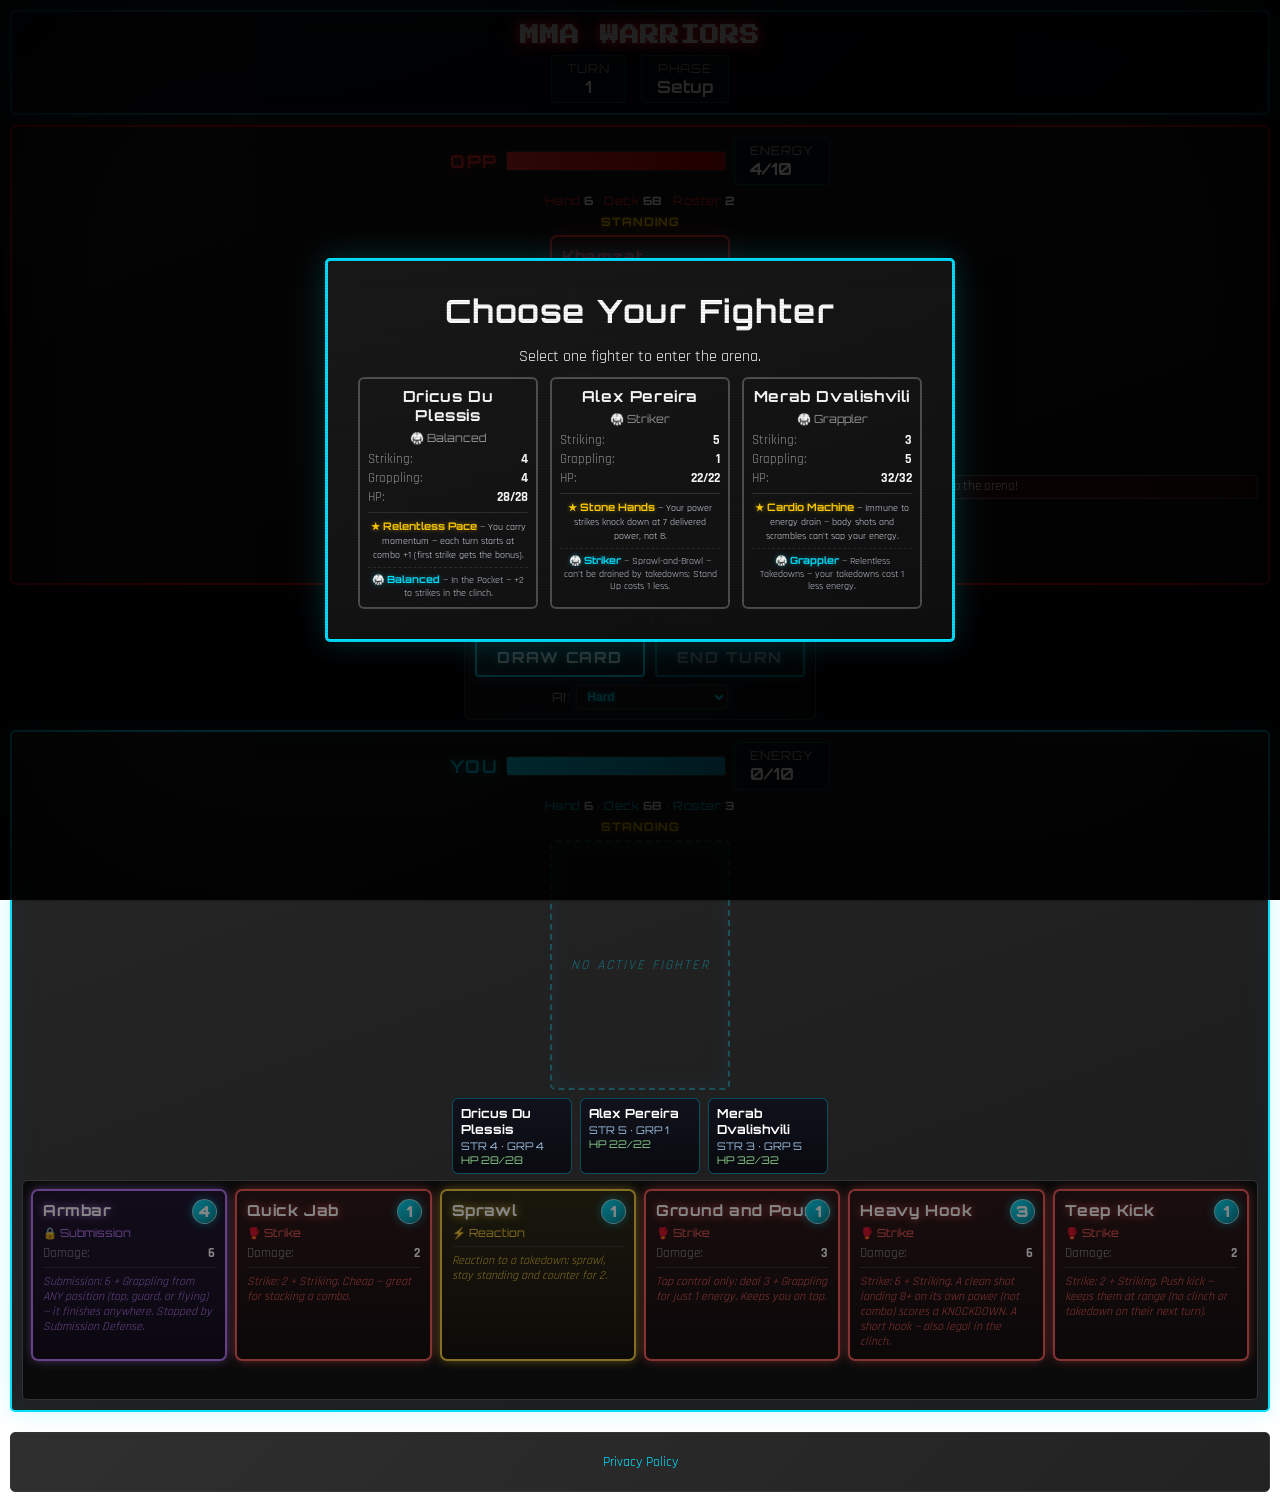
<file: docs/index.html>
<!DOCTYPE html>
<html lang="en">
<head>
    <meta charset="UTF-8">
    <meta name="viewport" content="width=device-width, initial-scale=1.0">
    <title>MMA Warriors - MMA Card Game</title>
    <link rel="preconnect" href="https://fonts.googleapis.com">
    <link rel="preconnect" href="https://fonts.gstatic.com" crossorigin>
    <link href="https://fonts.googleapis.com/css2?family=Orbitron:wght@500;700;900&family=Rajdhani:wght@500;600;700&family=Press+Start+2P&display=swap" rel="stylesheet">
    <link rel="stylesheet" href="css/styles.css">
    <link rel="stylesheet" href="css/arcade.css">
    <script 
        async src="https://pagead2.googlesyndication.com/pagead/js/adsbygoogle.js?client=ca-pub-3687058959884961" crossorigin="anonymous">
    </script>
</head>
<body>
    <div class="game-container">
        <div class="game-header">
            <h1>MMA WARRIORS</h1>
            <div class="game-stats">
                <div class="stat-box">
                    <div class="stat-label">Turn</div>
                    <div class="stat-value" id="turnCounter">1</div>
                </div>
                <div class="stat-box">
                    <div class="stat-label">Phase</div>
                    <div class="stat-value" id="currentPhase">Energy</div>
                </div>
            </div>
        </div>

        <div class="game-board">
            <!-- Opponent Area -->
            <div class="opponent-area">
                <div class="area-header">
                    <span class="player-name">OPP</span>
                    <div class="health-bar">
                        <div class="health-bar-bg">
                            <div class="health-bar-fill" id="opponentHealthBar" style="width: 100%;"></div>
                        </div>
                    </div>
                    <div class="stat-box">
                        <div class="stat-label">Energy</div>
                        <div class="stat-value" id="opponentEnergy">0/10</div>
                    </div>
                </div>

                <div class="fighter-counts count-opp">Hand <b id="opponentHandCount">6</b> · Deck <b id="opponentDeckCount">68</b> · Roster <b id="opponentRosterCount2">3</b></div>
                <div class="position-badge pos-standing" id="opponentPosition">Standing</div>
                <div class="fighter-zone" id="opponentFighterZone"></div>
                <div class="roster-zone" id="opponentRoster"></div>
                <!-- per-side inline action feed will render inside fighter zone -->

            </div>

            <!-- Center Action Area -->
            <div class="center-area">
                <h2 id="turnIndicator">YOUR TURN</h2>
                <div class="action-buttons">
                    <button class="btn btn-primary" id="drawCardBtn" onclick="drawCard()">Draw Card</button>
                    <button class="btn btn-primary" id="standUpBtn" onclick="playerStandUpFree()" style="display:none;">Stand Up</button>
                    <button class="btn btn-primary" id="switchBtn" onclick="playerSwitchFighter()" style="display:none;">Switch Fighter</button>
                    <button class="btn btn-primary" id="endTurnBtn" onclick="endTurn()" disabled>End Turn</button>
                </div>
                <div class="difficulty-control">
                    <label for="difficultySelect">AI:</label>
                    <select id="difficultySelect" onchange="setDifficulty(this.value)">
                        <option value="easy">Easy (random)</option>
                        <option value="medium">Medium</option>
                        <option value="hard" selected>Hard</option>
                        <option value="nightmare">Nightmare (+1 stats)</option>
                    </select>
                </div>
            </div>

            <!-- Player Area -->
            <div class="player-area">
                <div class="area-header">
                    <span class="player-name">YOU</span>
                    <div class="health-bar">
                        <div class="health-bar-bg">
                            <div class="health-bar-fill" id="playerHealthBar" style="width: 100%;"></div>
                        </div>
                    </div>
                    <div class="stat-box">
                        <div class="stat-label">Energy</div>
                        <div class="stat-value" id="playerEnergy">0/10</div>
                    </div>
                </div>

                <div class="fighter-counts count-you">Hand <b id="playerHandCount">6</b> · Deck <b id="playerDeckCount">68</b> · Roster <b id="playerRosterCount">3</b></div>
                <div class="position-badge pos-standing" id="playerPosition">Standing</div>
                <div class="fighter-zone" id="playerFighterZone"></div>
                <div class="roster-zone" id="playerRoster"></div>
                <!-- per-side inline action feed will render inside fighter zone -->
                <div class="hand-area" id="playerHand">
                    <!-- Player's hand cards (techniques) will be inserted here -->
                </div>
            </div>

            
        </div>
    </div>

    <!-- Victory/Defeat Modal -->
    <div class="modal" id="gameOverModal">
        <div class="modal-content">
            <h2 id="gameOverTitle">Victory!</h2>
            <p id="gameOverMessage">You have defeated your opponent!</p>
            <button class="btn btn-primary" onclick="location.reload()">Play Again</button>
        </div>
    </div>

    <!-- Fighter Selection Modal -->
    <div class="modal selection-modal" id="selectFighterModal">
        <div class="modal-content">
            <h2>Choose Your Fighter</h2>
            <p>Select one fighter to enter the arena.</p>
            <div class="select-grid" id="selectFighterGrid"></div>
            <button class="btn btn-primary" id="selectFighterCancel" style="display:none;margin-top:14px;" onclick="closeFighterSelect()">Cancel</button>
        </div>
    </div>

    <!-- Discard Card Modal -->
    <div class="modal selection-modal" id="discardCardModal">
        <div class="modal-content">
            <h2>Hand Full!</h2>
            <p>Choose one card to discard.</p>
            <div class="select-grid" id="discardCardGrid"></div>
        </div>
    </div>

    <!-- Reaction Modal -->
    <div class="modal selection-modal" id="reactionModal">
        <div class="modal-content reaction-content">
            <h2 id="reactionTitle">⚡ React!</h2>
            <p>Spend banked energy to defend — or take the hit.</p>
            <div class="select-grid" id="reactionGrid"></div>
            <button class="btn btn-primary" id="reactionTakeBtn" style="margin-top:14px;">Take It</button>
        </div>
    </div>

    <div class="footer">
        <a href="privacy.html" target="_blank">Privacy Policy</a>
    </div>

    <script src="js/config.js"></script>
    <script src="js/cards.js"></script>
    <script src="js/combat.js"></script>
    <script src="js/ai.js"></script>
    <script src="js/reactions.js"></script>
    <script src="js/game.js"></script>
</body>
</html>
</file>
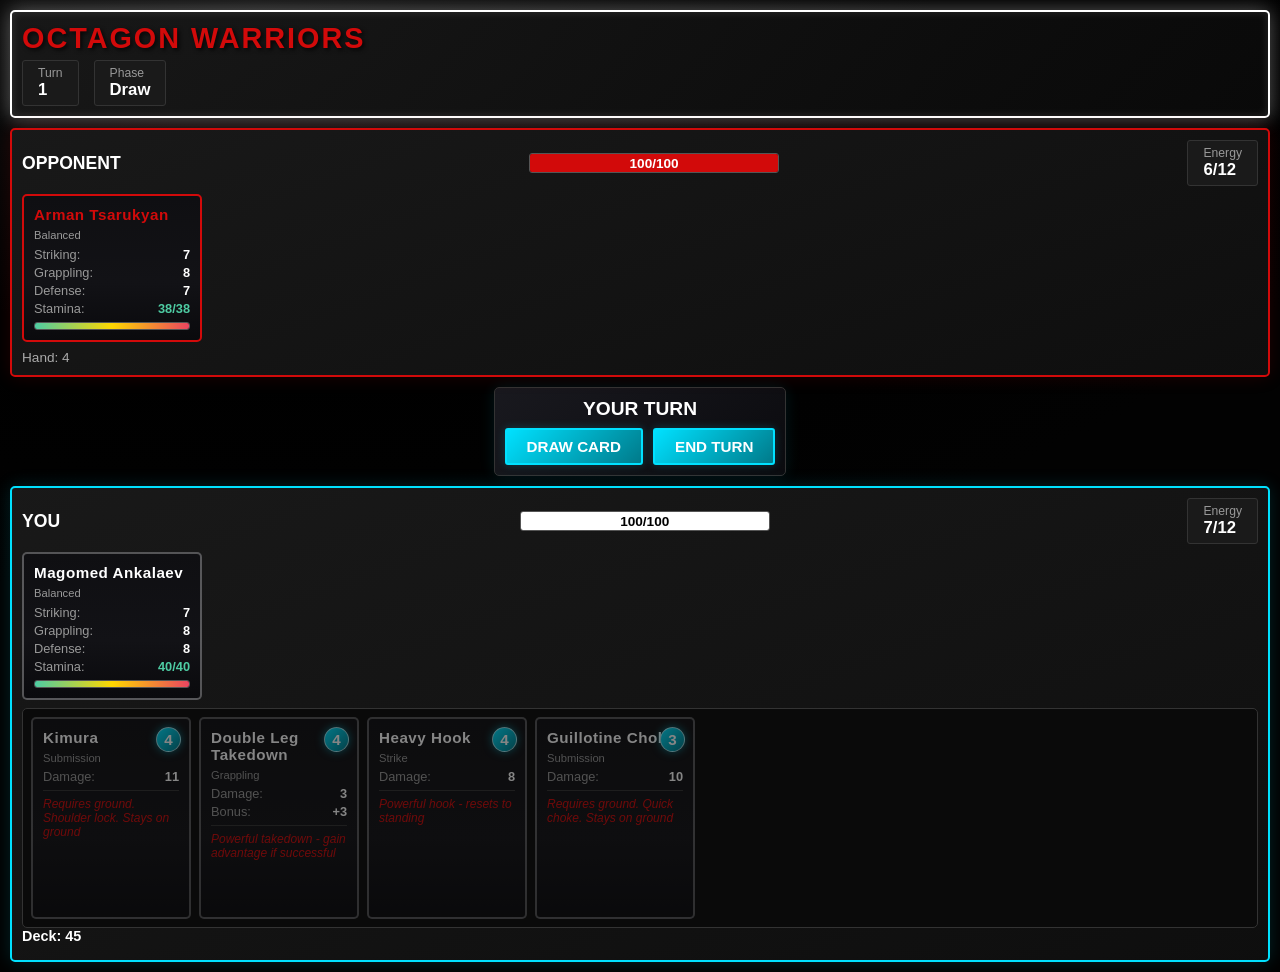
<file: octagon_warriors.html>
<!DOCTYPE html>
<html lang="en">
<head>
    <meta charset="UTF-8">
    <meta name="viewport" content="width=device-width, initial-scale=1.0">
    <title>Octagon Warriors - MMA Card Game</title>
    <style>
        * {
            margin: 0;
            padding: 0;
            box-sizing: border-box;
        }

        body {
            font-family: 'Arial', sans-serif;
            background: radial-gradient(1200px 600px at 20% 0%, #111 0%, #000 60%, #020202 100%);
            color: #fff;
            min-height: 100vh;
            padding: 10px;
        }

        .game-container {
            max-width: 1800px;
            margin: 0 auto;
        }

        .game-header {
            text-align: left;
            margin-bottom: 10px;
            padding: 10px;
            background: linear-gradient(135deg, rgba(25,25,25,0.9), rgba(10,10,10,0.9));
            border-radius: 5px;
            border: 2px solid #ffffff;
            box-shadow: 0 0 20px rgba(255,255,255,0.35), inset 0 0 10px rgba(255,255,255,0.12);
        }

        .game-header h1 {
            font-size: 1.8em;
            color: #d20a0a;
            text-shadow: 2px 2px 4px rgba(0, 0, 0, 0.8);
            margin-bottom: 5px;
            font-weight: bold;
            letter-spacing: 2px;
        }

        .game-stats {
            display: flex;
            justify-content: flex-start;
            margin-top: 5px;
            gap: 15px;
        }

        .stat-box {
            background: #1a1a1a;
            padding: 5px 15px;
            border-radius: 3px;
            font-size: 0.95em;
            border: 1px solid #333;
        }

        .stat-label {
            color: #999;
            font-size: 0.8em;
        }

        .stat-value {
            font-weight: bold;
            font-size: 1.1em;
            color: #fff;
        }

        .game-board {
            display: grid;
            grid-template-columns: 1fr;
            grid-template-rows: auto auto auto;
            gap: 10px;
            min-height: 500px;
        }

        .opponent-area, .player-area {
            background: linear-gradient(160deg, rgba(26,26,26,0.95), rgba(15,15,15,0.95));
            border-radius: 5px;
            padding: 10px;
            backdrop-filter: blur(2px);
            box-shadow: 0 0 20px rgba(255,255,255,0.04) inset;
        }

        .opponent-area {
            border: 2px solid #d20a0a;
            box-shadow: 0 0 18px rgba(210,10,10,0.15);
        }

        .player-area {
            border: 2px solid #00e1ff;
            box-shadow: 0 0 18px rgba(0,225,255,0.15);
        }

        .area-header {
            display: flex;
            justify-content: space-between;
            align-items: center;
            margin-bottom: 8px;
            gap: 10px;
        }

        .player-name {
            font-size: 1.1em;
            font-weight: bold;
            min-width: 80px;
        }

        .health-bar {
            flex: 1;
            max-width: 250px;
            margin: 0 10px;
        }

        .health-bar-bg {
            background: #333;
            height: 20px;
            border-radius: 3px;
            overflow: hidden;
            position: relative;
            border: 1px solid #555;
        }

        .health-bar-fill {
            height: 100%;
            background: #d20a0a;
            transition: width 0.3s ease;
            display: flex;
            align-items: center;
            justify-content: center;
            font-weight: bold;
            font-size: 0.85em;
        }

        .player-area .health-bar-fill {
            background: #fff;
            color: #000;
        }

        .fighter-zone {
            display: flex;
            gap: 10px;
            margin-bottom: 8px;
        }

        .bench-zone {
            display: flex;
            gap: 8px;
            flex-wrap: wrap;
        }

        .bench-card {
            width: 120px;
            padding: 8px;
        }

        .hand-counter {
            margin-top: 4px;
            font-size: 0.85em;
            color: #aaa;
        }

        .card {
            background: linear-gradient(180deg, #0f0f12 0%, #121216 60%, #0a0a0d 100%);
            border: 2px solid rgba(255,255,255,0.3);
            border-radius: 5px;
            padding: 10px;
            width: 160px;
            cursor: pointer;
            transition: transform 0.2s, box-shadow 0.2s, border-color 0.2s;
            position: relative;
            overflow: hidden;
        }

        .card:hover {
            transform: translateY(-5px) scale(1.02);
            box-shadow: 0 10px 24px rgba(0, 225, 255, 0.2);
            border-color: #00e1ff;
        }

        .card.fighter-card {
            width: 180px;
        }

        .card.opponent-card {
            border-color: #d20a0a;
        }

        .card.opponent-card:hover {
            box-shadow: 0 10px 24px rgba(210, 10, 10, 0.35);
            border-color: #d20a0a;
        }

        .card.disabled {
            opacity: 0.5;
            cursor: not-allowed;
        }

        .card.disabled:hover {
            transform: none;
            box-shadow: none;
        }

        .card-header {
            font-weight: bold;
            font-size: 0.95em;
            margin-bottom: 6px;
            color: #fff;
            letter-spacing: 0.5px;
        }

        .opponent-card .card-header {
            color: #d20a0a;
        }

        .card-type {
            font-size: 0.7em;
            color: #999;
            margin-bottom: 5px;
        }

        .card-stats {
            margin: 6px 0;
        }

        .card-stat {
            display: flex;
            justify-content: space-between;
            margin: 3px 0;
            font-size: 0.8em;
        }

        .card-stat-label {
            color: #999;
        }

        .card-stat-value {
            font-weight: bold;
            color: #fff;
        }

        .card-energy {
            position: absolute;
            top: 8px;
            right: 8px;
            background: linear-gradient(135deg, #00e1ff, #007a8a);
            color: #fff;
            width: 25px;
            height: 25px;
            border-radius: 50%;
            display: flex;
            align-items: center;
            justify-content: center;
            font-weight: bold;
            font-size: 0.95em;
            border: 1px solid rgba(255,255,255,0.6);
            box-shadow: 0 0 8px rgba(0,225,255,0.5);
        }

        .card-ability {
            margin-top: 6px;
            padding-top: 6px;
            border-top: 1px solid #333;
            font-size: 0.75em;
            font-style: italic;
            color: #d20a0a;
        }

        .hand-area {
            display: flex;
            gap: 8px;
            overflow-x: auto;
            padding: 8px;
            background: #0a0a0a;
            border-radius: 5px;
            min-height: 220px;
            border: 1px solid #333;
        }

        .hand-label {
            font-weight: bold;
            margin-bottom: 6px;
            color: #fff;
            font-size: 0.9em;
        }

        .center-area {
            background: linear-gradient(135deg, rgba(26,26,32,0.95), rgba(12,12,16,0.95));
            border-radius: 5px;
            padding: 10px;
            text-align: center;
            border: 1px solid #333;
            box-shadow: 0 0 16px rgba(0,225,255,0.1);
            max-width: 560px;
            justify-self: center;
        }

        .action-buttons {
            display: flex;
            gap: 10px;
            justify-content: center;
            margin-top: 8px;
        }

        .btn {
            padding: 8px 20px;
            font-size: 0.95em;
            font-weight: bold;
            border: 2px solid #fff;
            border-radius: 3px;
            cursor: pointer;
            transition: all 0.2s;
            text-transform: uppercase;
        }

        .btn:hover {
            transform: scale(1.03);
        }

        .btn-primary {
            background: linear-gradient(135deg, #00e1ff, #007a8a);
            color: #fff;
            border-color: #00e1ff;
            box-shadow: 0 0 10px rgba(0,225,255,0.2);
        }

        .btn-primary:hover {
            filter: brightness(1.08);
            transform: translateY(-1px) scale(1.02);
        }

        .btn-danger {
            background: #d20a0a;
            color: #fff;
            border-color: #d20a0a;
        }

        .btn-danger:hover {
            background: #fff;
            color: #d20a0a;
            border-color: #fff;
        }

        .btn:disabled {
            opacity: 0.5;
            cursor: not-allowed;
            transform: none;
        }

        .game-log {
            background: linear-gradient(160deg, rgba(26,26,26,0.95), rgba(15,15,15,0.95));
            border-radius: 5px;
            padding: 10px;
            border: 1px solid #333;
            grid-column: 2;
            grid-row: 1 / span 3;
            max-height: none;
            height: 100%;
            overflow-y: auto;
            box-shadow: 0 0 18px rgba(255,255,255,0.05) inset;
        }

        .game-log h3 {
            margin-bottom: 6px;
            color: #fff;
            font-size: 1em;
        }

        .log-entry {
            padding: 4px;
            margin: 3px 0;
            border-left: 2px solid #fff;
            padding-left: 8px;
            font-size: 0.85em;
        }

        .log-entry.opponent {
            border-left-color: #d20a0a;
        }

        .log-entry.damage {
            color: #d20a0a;
        }

        .log-entry.heal {
            color: #4ecca3;
        }

        .modal {
            display: none;
            position: fixed;
            top: 0;
            left: 0;
            width: 100%;
            height: 100%;
            background: rgba(0, 0, 0, 0.8);
            justify-content: center;
            align-items: center;
            z-index: 1000;
        }

        .modal.active {
            display: flex;
        }

        .modal-content {
            background: linear-gradient(160deg, rgba(26,26,26,0.98), rgba(15,15,15,0.98));
            padding: 30px;
            border-radius: 5px;
            text-align: center;
            max-width: 400px;
            border: 3px solid #00e1ff;
            box-shadow: 0 0 30px rgba(0,225,255,0.2);
        }

        /* Opening fighter selection */
        .selection-modal .modal-content {
            max-width: 760px;
        }
        .select-grid {
            display: flex;
            flex-wrap: wrap;
            gap: 12px;
            justify-content: center;
            margin-top: 10px;
        }
        .select-card {
            border: 2px solid rgba(255,255,255,0.25);
            border-radius: 6px;
            padding: 8px;
            width: 180px;
            transition: transform 0.15s, box-shadow 0.15s, border-color 0.15s;
        }
        .select-card:hover {
            transform: translateY(-4px) scale(1.02);
            border-color: #00e1ff;
            box-shadow: 0 12px 20px rgba(0,225,255,0.15);
            cursor: pointer;
        }

        .modal-content h2 {
            font-size: 2em;
            margin-bottom: 15px;
            color: #fff;
        }

        .modal-content.defeat h2 {
            color: #d20a0a;
        }

        .positional-advantage {
            display: inline-block;
            background: #d20a0a;
            color: #fff;
            padding: 2px 6px;
            border-radius: 3px;
            font-size: 0.7em;
            font-weight: bold;
            margin-left: 4px;
        }

        /* Fighter stamina bar */
        .stamina-bar-bg {
            background: #333;
            height: 8px;
            border-radius: 3px;
            overflow: hidden;
            position: relative;
            border: 1px solid #555;
            margin-top: 6px;
        }

        .stamina-bar-fill {
            height: 100%;
            background: linear-gradient(90deg, #4ecca3, #ffd700, #e94560);
            transition: width 0.3s ease;
        }

        .empty-slot {
            width: 180px;
            height: 250px;
            border: 2px dashed #333;
            border-radius: 5px;
            display: flex;
            align-items: center;
            justify-content: center;
            color: #555;
            font-style: italic;
            font-size: 0.85em;
        }

        @keyframes shake {
            0%, 100% { transform: translateX(0); }
            25% { transform: translateX(-5px); }
            75% { transform: translateX(5px); }
        }

        .shake {
            animation: shake 0.3s ease-in-out;
        }

        @keyframes glow {
            0%, 100% { box-shadow: 0 0 10px rgba(210, 10, 10, 0.5); }
            50% { box-shadow: 0 0 20px rgba(210, 10, 10, 0.8); }
        }

        .glow {
            animation: glow 1s ease-in-out infinite;
        }

        /* Action feed and floating combat text */
        .action-feed { /* global (legacy) */
            position: fixed;
            top: 14px;
            left: 50%;
            transform: translateX(-50%);
            z-index: 2000;
            display: flex;
            flex-direction: column;
            gap: 6px;
            pointer-events: none;
        }
        .inline-action-feed { /* per-side inline feed */
            margin-top: 6px;
            display: flex;
            flex-direction: column;
            gap: 6px;
            min-height: 24px;
            flex: 1;
            pointer-events: none;
        }
        .action-item {
            background: rgba(0,0,0,0.6);
            border: 1px solid rgba(255,255,255,0.25);
            border-left-width: 4px;
            color: #fff;
            padding: 6px 12px;
            border-radius: 4px;
            min-width: 260px;
            text-align: center;
            box-shadow: 0 6px 16px rgba(0,0,0,0.4);
            animation: feedIn 0.25s ease-out, feedOut 0.3s ease-in 8s forwards;
        }
        .action-item.player { border-left-color: #00e1ff; }
        .action-item.opponent { border-left-color: #d20a0a; }
        .action-item.damage { background: rgba(210,10,10,0.18); }
        .action-item.heal { background: rgba(78,204,163,0.18); }
        .action-item.advantage { background: rgba(210,210,10,0.18); }
        .action-item.ko { background: rgba(210,10,10,0.28); font-weight: bold; }

        @keyframes feedIn {
            from { opacity: 0; transform: translate(-50%, -8px); }
            to { opacity: 1; transform: translate(-50%, 0); }
        }
        @keyframes feedOut {
            to { opacity: 0; transform: translate(-50%, -8px); }
        }

        .float-text {
            position: absolute;
            left: 50%;
            top: 30%;
            transform: translateX(-50%);
            color: #fff;
            font-weight: bold;
            text-shadow: 0 2px 6px rgba(0,0,0,0.7);
            animation: rise 0.8s ease-out forwards;
            pointer-events: none;
        }
        .float-text.damage { color: #ff5b5b; }
        .float-text.heal { color: #4ecca3; }
        .float-text.info { color: #ffd700; }
        @keyframes rise {
            from { opacity: 0; transform: translate(-50%, 12px) scale(0.95); }
            30% { opacity: 1; }
            to { opacity: 0; transform: translate(-50%, -22px) scale(1.05); }
        }

        #turnIndicator {
            font-size: 1.2em;
            margin-bottom: 5px;
            color: #fff;
        }

        #actionPrompt {
            font-size: 0.9em;
            color: #999;
            margin-bottom: 8px;
        }
    </style>
</head>
<body>
    <div class="game-container">
        <div class="game-header">
            <h1>OCTAGON WARRIORS</h1>
            <div class="game-stats">
                <div class="stat-box">
                    <div class="stat-label">Turn</div>
                    <div class="stat-value" id="turnCounter">1</div>
                </div>
                <div class="stat-box">
                    <div class="stat-label">Phase</div>
                    <div class="stat-value" id="currentPhase">Energy</div>
                </div>
            </div>
        </div>

        <div class="game-board">
            <!-- Opponent Area -->
            <div class="opponent-area">
                <div class="area-header">
                    <span class="player-name">OPPONENT</span>
                    <div class="health-bar">
                        <div class="health-bar-bg">
                            <div class="health-bar-fill" id="opponentHealthBar" style="width: 100%;">
                                <span id="opponentHealth">100/100</span>
                            </div>
                        </div>
                    </div>
                    <div class="stat-box">
                        <div class="stat-label">Energy</div>
                        <div class="stat-value" id="opponentEnergy">0/10</div>
                    </div>
                </div>
                
                <div class="fighter-zone" id="opponentFighterZone">
                    <div class="empty-slot">No Active Fighter</div>
                </div>
                <div class="hand-counter">Hand: <span id="opponentHandCount">5</span></div>
                <!-- per-side inline action feed will render inside fighter zone -->
                <div class="bench-zone" id="opponentBench"></div>
                
            </div>

            <!-- Center Action Area -->
            <div class="center-area">
                <h2 id="turnIndicator">YOUR TURN</h2>
                <div class="action-buttons">
                    <button class="btn btn-primary" id="drawCardBtn" onclick="drawCard()">Draw Card</button>
                    <button class="btn btn-primary" id="endTurnBtn" onclick="endTurn()" disabled>End Turn</button>
                </div>
            </div>

            <!-- Player Area -->
            <div class="player-area">
                <div class="area-header">
                    <span class="player-name">YOU</span>
                    <div class="health-bar">
                        <div class="health-bar-bg">
                            <div class="health-bar-fill" id="playerHealthBar" style="width: 100%;">
                                <span id="playerHealth">100/100</span>
                            </div>
                        </div>
                    </div>
                    <div class="stat-box">
                        <div class="stat-label">Energy</div>
                        <div class="stat-value" id="playerEnergy">0/10</div>
                    </div>
                </div>
                <div class="fighter-zone" id="playerFighterZone">
                    <div class="empty-slot">No Active Fighter</div>
                </div>
                <!-- per-side inline action feed will render inside fighter zone -->
                <div class="bench-zone" id="playerBench"></div>
                <div class="hand-area" id="playerHand">
                    <!-- Player's hand cards will be inserted here -->
                </div>
                <div class="hand-label">Deck: <span id="playerDeckCount">40</span></div>
            </div>

            
        </div>
    </div>
    <div id="actionFeed" class="action-feed" style="display:none"></div>

    <!-- Victory/Defeat Modal -->
    <div class="modal" id="gameOverModal">
        <div class="modal-content">
            <h2 id="gameOverTitle">Victory!</h2>
            <p id="gameOverMessage">You have defeated your opponent!</p>
            <button class="btn btn-primary" onclick="location.reload()">Play Again</button>
        </div>
    </div>

    <!-- Opening Fighter Selection Modal -->
    <div class="modal selection-modal" id="selectFighterModal">
        <div class="modal-content">
            <h2>Choose Your Opening Fighter</h2>
            <p>Select one fighter to enter the Octagon.</p>
            <div class="select-grid" id="selectFighterGrid"></div>
            <div style="margin-top:12px;">
                <button class="btn btn-primary" onclick="closeFighterSelect()">Cancel</button>
            </div>
        </div>
    </div>

    <script>
        // Game State
        const HAND_LIMIT = 10;
        const gameState = {
            turn: 1,
            currentPlayer: 'player',
            phase: 'setup',
            player: {
                health: 100,
                maxHealth: 100,
                energy: 0,
                maxEnergy: 12,
                deck: [],
                hand: [],
                bench: [],
                activeFighter: null,
                positionalAdvantage: false
            },
            opponent: {
                health: 100,
                maxHealth: 100,
                energy: 0,
                maxEnergy: 12,
                deck: [],
                hand: [],
                bench: [],
                activeFighter: null,
                positionalAdvantage: false
            }
        };

        // Card Database
        const cardDatabase = {
            fighters: [
                {
                    id: 'fighter_1',
                    name: 'Ilia Topuria',
                    type: 'fighter',
                    striking: 9,
                    grappling: 7,
                    defense: 7,
                    stamina: 38,
                    maxStamina: 38,
                    style: 'Balanced'
                },
                {
                    id: 'fighter_2',
                    name: 'Islam Makhachev',
                    type: 'fighter',
                    striking: 6,
                    grappling: 10,
                    defense: 8,
                    stamina: 40,
                    maxStamina: 40,
                    style: 'Grappler'
                },
                {
                    id: 'fighter_3',
                    name: 'Merab Dvalishvili',
                    type: 'fighter',
                    striking: 6,
                    grappling: 9,
                    defense: 7,
                    stamina: 45,
                    maxStamina: 45,
                    style: 'Grappler'
                },
                {
                    id: 'fighter_4',
                    name: 'Khamzat Chimaev',
                    type: 'fighter',
                    striking: 8,
                    grappling: 9,
                    defense: 7,
                    stamina: 38,
                    maxStamina: 38,
                    style: 'Grappler'
                },
                {
                    id: 'fighter_5',
                    name: 'Alexandre Pantoja',
                    type: 'fighter',
                    striking: 6,
                    grappling: 9,
                    defense: 7,
                    stamina: 38,
                    maxStamina: 38,
                    style: 'Grappler'
                },
                {
                    id: 'fighter_6',
                    name: 'Alex Pereira',
                    type: 'fighter',
                    striking: 10,
                    grappling: 4,
                    defense: 6,
                    stamina: 34,
                    maxStamina: 34,
                    style: 'Striker'
                },
                {
                    id: 'fighter_7',
                    name: 'Alexander Volkanovski',
                    type: 'fighter',
                    striking: 8,
                    grappling: 8,
                    defense: 9,
                    stamina: 42,
                    maxStamina: 42,
                    style: 'Balanced'
                },
                {
                    id: 'fighter_8',
                    name: 'Jack Della Maddalena',
                    type: 'fighter',
                    striking: 9,
                    grappling: 5,
                    defense: 6,
                    stamina: 35,
                    maxStamina: 35,
                    style: 'Striker'
                },
                {
                    id: 'fighter_9',
                    name: 'Tom Aspinall',
                    type: 'fighter',
                    striking: 9,
                    grappling: 7,
                    defense: 7,
                    stamina: 38,
                    maxStamina: 38,
                    style: 'Balanced'
                },
                {
                    id: 'fighter_10',
                    name: 'Dricus Du Plessis',
                    type: 'fighter',
                    striking: 8,
                    grappling: 7,
                    defense: 7,
                    stamina: 40,
                    maxStamina: 40,
                    style: 'Balanced'
                },
                {
                    id: 'fighter_11',
                    name: 'Magomed Ankalaev',
                    type: 'fighter',
                    striking: 7,
                    grappling: 8,
                    defense: 8,
                    stamina: 40,
                    maxStamina: 40,
                    style: 'Balanced'
                },
                {
                    id: 'fighter_12',
                    name: 'Max Holloway',
                    type: 'fighter',
                    striking: 9,
                    grappling: 6,
                    defense: 7,
                    stamina: 45,
                    maxStamina: 45,
                    style: 'Striker'
                },
                {
                    id: 'fighter_13',
                    name: 'Belal Muhammad',
                    type: 'fighter',
                    striking: 6,
                    grappling: 9,
                    defense: 8,
                    stamina: 42,
                    maxStamina: 42,
                    style: 'Grappler'
                },
                {
                    id: 'fighter_14',
                    name: 'Arman Tsarukyan',
                    type: 'fighter',
                    striking: 7,
                    grappling: 8,
                    defense: 7,
                    stamina: 38,
                    maxStamina: 38,
                    style: 'Balanced'
                },
                {
                    id: 'fighter_15',
                    name: 'Charles Oliveira',
                    type: 'fighter',
                    striking: 7,
                    grappling: 10,
                    defense: 6,
                    stamina: 36,
                    maxStamina: 36,
                    style: 'Grappler'
                }
            ],
            techniques: [
                // === STRIKES (Low Cost) ===
                {
                    id: 'tech_jab',
                    name: 'Quick Jab',
                    type: 'technique',
                    subtype: 'strike',
                    energy: 1,
                    damage: 3,
                    effect: 'Basic strike - resets to standing'
                },
                {
                    id: 'tech_legkick',
                    name: 'Leg Kick',
                    type: 'technique',
                    subtype: 'strike',
                    energy: 2,
                    damage: 4,
                    effect: 'Low kick - resets to standing'
                },
                {
                    id: 'tech_bodyshot',
                    name: 'Body Shot',
                    type: 'technique',
                    subtype: 'strike',
                    energy: 2,
                    damage: 4,
                    effect: 'Body punch - resets to standing'
                },
                {
                    id: 'tech_teep',
                    name: 'Teep Kick',
                    type: 'technique',
                    subtype: 'strike',
                    energy: 2,
                    damage: 3,
                    effect: 'Push kick - resets to standing'
                },
                // === STRIKES (Medium Cost) ===
                {
                    id: 'tech_cross',
                    name: 'Power Cross',
                    type: 'technique',
                    subtype: 'strike',
                    energy: 3,
                    damage: 6,
                    effect: 'Strong straight punch - resets to standing'
                },
                {
                    id: 'tech_elbow',
                    name: 'Cutting Elbow',
                    type: 'technique',
                    subtype: 'strike',
                    energy: 3,
                    damage: 5,
                    onHitStatus: { type: 'bleed', amount: 2, turns: 2 },
                    effect: 'Inflict Bleed (2 for 2 turns) - resets to standing'
                },
                {
                    id: 'tech_uppercut',
                    name: 'Uppercut',
                    type: 'technique',
                    subtype: 'strike',
                    energy: 3,
                    damage: 6,
                    effect: 'Rising punch - resets to standing'
                },
                // === STRIKES (High Cost) ===
                {
                    id: 'tech_hook',
                    name: 'Heavy Hook',
                    type: 'technique',
                    subtype: 'strike',
                    energy: 4,
                    damage: 8,
                    effect: 'Powerful hook - resets to standing'
                },
                {
                    id: 'tech_spinning',
                    name: 'Spinning Back Fist',
                    type: 'technique',
                    subtype: 'strike',
                    energy: 4,
                    damage: 7,
                    effect: 'If lands, opponent skips next turn - resets to standing'
                },
                {
                    id: 'tech_kick',
                    name: 'Head Kick',
                    type: 'technique',
                    subtype: 'strike',
                    energy: 5,
                    damage: 10,
                    effect: 'Devastating high kick - resets to standing'
                },
                // === GROUND STRIKE (Keeps Position) ===
                {
                    id: 'tech_gnp',
                    name: 'Ground and Pound',
                    type: 'technique',
                    subtype: 'strike',
                    energy: 3,
                    damage: 6,
                    effect: 'Requires advantage. +3 bonus. Stays on ground'
                },
                // === GRAPPLING ===
                {
                    id: 'tech_clinch',
                    name: 'Clinch',
                    type: 'technique',
                    subtype: 'grappling',
                    energy: 2,
                    bonus: 2,
                    damage: 1,
                    effect: 'Control position - gain advantage if successful'
                },
                {
                    id: 'tech_singleleg',
                    name: 'Single Leg Takedown',
                    type: 'technique',
                    subtype: 'grappling',
                    energy: 3,
                    bonus: 2,
                    damage: 2,
                    effect: 'Fast takedown - gain advantage if successful'
                },
                {
                    id: 'tech_takedown',
                    name: 'Double Leg Takedown',
                    type: 'technique',
                    subtype: 'grappling',
                    energy: 4,
                    bonus: 3,
                    damage: 3,
                    effect: 'Powerful takedown - gain advantage if successful'
                },
                {
                    id: 'tech_suplex',
                    name: 'Suplex',
                    type: 'technique',
                    subtype: 'grappling',
                    energy: 5,
                    bonus: 4,
                    damage: 5,
                    effect: 'Devastating slam - gain advantage if successful'
                },
                // === SUBMISSIONS ===
                {
                    id: 'tech_guillotine',
                    name: 'Guillotine Choke',
                    type: 'technique',
                    subtype: 'submission',
                    energy: 3,
                    damage: 10,
                    effect: 'Requires ground. Quick choke. Stays on ground'
                },
                {
                    id: 'tech_armbar',
                    name: 'Armbar',
                    type: 'technique',
                    subtype: 'submission',
                    energy: 4,
                    damage: 12,
                    effect: 'Requires ground. Arm lock. Stays on ground'
                },
                {
                    id: 'tech_kimura',
                    name: 'Kimura',
                    type: 'technique',
                    subtype: 'submission',
                    energy: 4,
                    damage: 11,
                    effect: 'Requires ground. Shoulder lock. Stays on ground'
                },
                {
                    id: 'tech_triangle',
                    name: 'Triangle Choke',
                    type: 'technique',
                    subtype: 'submission',
                    energy: 4,
                    damage: 13,
                    effect: 'Requires ground. Leg choke. Stays on ground'
                },
                {
                    id: 'tech_choke',
                    name: 'Rear Naked Choke',
                    type: 'technique',
                    subtype: 'submission',
                    energy: 5,
                    damage: 15,
                    effect: 'Requires ground. Back control. Stays on ground'
                },
                {
                    id: 'tech_darce',
                    name: 'D\'Arce Choke',
                    type: 'technique',
                    subtype: 'submission',
                    energy: 5,
                    damage: 14,
                    effect: 'Requires ground. Advanced choke. Stays on ground'
                },
                // === DEFENSE ===
                {
                    id: 'tech_block',
                    name: 'Block',
                    type: 'technique',
                    subtype: 'defense',
                    energy: 1,
                    reduction: 5,
                    effect: 'Reduce next incoming strike damage by 5'
                },
                {
                    id: 'tech_parry',
                    name: 'Parry',
                    type: 'technique',
                    subtype: 'defense',
                    energy: 2,
                    reduction: 3,
                    effect: 'Reduce damage by 3 and counter for 3'
                },
                {
                    id: 'tech_slip',
                    name: 'Slip Counter',
                    type: 'technique',
                    subtype: 'defense',
                    energy: 3,
                    reduction: 8,
                    effect: 'Evade and reduce damage by 8'
                }
            ],
            corners: [
                {
                    id: 'corner_coach',
                    name: 'Master Coach',
                    type: 'corner',
                    energy: 3,
                    effect: 'Active fighter gains +1 to all stats. Draw 1 card.'
                },
                {
                    id: 'corner_training',
                    name: 'Intense Training',
                    type: 'corner',
                    energy: 2,
                    effect: 'Fighter gains +3 Striking this round'
                },
                {
                    id: 'corner_medic',
                    name: 'Ringside Medic',
                    type: 'corner',
                    energy: 3,
                    effect: 'Restore 10 Stamina to active fighter'
                }
            ]
        };

        // Initialize game
        function initGame() {
            buildDeck('player');
            buildDeck('opponent');

            shuffleDeck('player');
            shuffleDeck('opponent');

            // Draw opening hands - ensure at least one fighter
            drawOpeningHand('player');
            drawOpeningHand('opponent');

            // Opponent auto-picks best fighter
            const opponentFighter = pickBestFighter(gameState.opponent.hand);
            if (opponentFighter) {
                if (!opponentFighter.strikingBonus) opponentFighter.strikingBonus = 0;
                gameState.opponent.activeFighter = opponentFighter;
                gameState.opponent.hand = gameState.opponent.hand.filter(c => c.uniqueId !== opponentFighter.uniqueId);
                addLog(`Opponent deploys ${opponentFighter.name} to the Octagon!`, 'opponent');
                // Show opponent's starting energy (6) upfront to avoid displaying 0 at game start
                gameState.opponent.energy = 6;
                updateUI();
            }

            // Player chooses opening fighter if multiple
            promptOpeningFighterSelection();
        }
        
        function drawOpeningHand(player) {
            // Deterministic: draw 4 cards, then guarantee 1 fighter from deck
            gameState[player].hand = [];
            for (let i = 0; i < 4; i++) {
                drawCardToHand(player, true);
            }
            const deck = gameState[player].deck;
            const fighterIdx = deck.findIndex(c => c.type === 'fighter');
            if (fighterIdx !== -1) {
                const fighter = deck.splice(fighterIdx, 1)[0];
                gameState[player].hand.push(fighter);
            } else {
                // Fallback: draw 1 more if somehow no fighter remains
                drawCardToHand(player, true);
            }
        }

        function pickBestFighter(hand) {
            const fighters = hand.filter(c => c.type === 'fighter');
            if (fighters.length === 0) return null;
            return fighters.reduce((best, cur) => {
                const score = cur.striking + cur.grappling + cur.defense + cur.stamina / 10;
                const bestScore = best.striking + best.grappling + best.defense + best.stamina / 10;
                return score > bestScore ? cur : best;
            }, fighters[0]);
        }

        function promptOpeningFighterSelection() {
            const fighters = gameState.player.hand.filter(c => c.type === 'fighter');
            if (fighters.length === 0) {
                // Fallback safety: pick any if somehow missing
                startAfterOpeningSelection();
                return;
            }
            if (fighters.length === 1) {
                const f = fighters[0];
                if (!f.strikingBonus) f.strikingBonus = 0;
                gameState.player.activeFighter = f;
                gameState.player.hand = gameState.player.hand.filter(c => c.uniqueId !== f.uniqueId);
                addLog(`You deploy ${f.name} to the Octagon!`);
                startAfterOpeningSelection();
                return;
            }

            const modal = document.getElementById('selectFighterModal');
            const grid = document.getElementById('selectFighterGrid');
            grid.innerHTML = '';
            fighters.forEach(f => {
                const el = document.createElement('div');
                el.className = 'select-card';
                el.innerHTML = `
                    <div class="card-header">${f.name}</div>
                    <div class="card-type">${f.style}</div>
                    <div class="card-stats">
                        <div class="card-stat"><span class="card-stat-label">Striking:</span><span class="card-stat-value">${f.striking}</span></div>
                        <div class="card-stat"><span class="card-stat-label">Grappling:</span><span class="card-stat-value">${f.grappling}</span></div>
                        <div class="card-stat"><span class="card-stat-label">Defense:</span><span class="card-stat-value">${f.defense}</span></div>
                        <div class="card-stat"><span class="card-stat-label">Stamina:</span><span class="card-stat-value">${f.stamina}/${f.maxStamina}</span></div>
                    </div>
                `;
                el.onclick = () => selectOpeningFighter(f.uniqueId);
                grid.appendChild(el);
            });
            modal.classList.add('active');
        }

        function closeFighterSelect() {
            document.getElementById('selectFighterModal').classList.remove('active');
        }

        function selectOpeningFighter(uniqueId) {
            const f = gameState.player.hand.find(c => c.uniqueId === uniqueId);
            if (!f) return;
            if (!f.strikingBonus) f.strikingBonus = 0;
            gameState.player.activeFighter = f;
            gameState.player.hand = gameState.player.hand.filter(c => c.uniqueId !== uniqueId);
            addLog(`You deploy ${f.name} to the Octagon!`);
            closeFighterSelect();
            startAfterOpeningSelection();
        }

        function promptReplacementFighterSelection() {
            // Collect all available fighters from bench, hand, and deck
            const benchFighters = [...(gameState.player.bench || [])];
            const handFighters = gameState.player.hand.filter(c => c.type === 'fighter');
            const deckFighters = gameState.player.deck.filter(c => c.type === 'fighter');

            const availableFighters = [
                ...benchFighters,
                ...handFighters,
                ...deckFighters
            ];

            if (availableFighters.length === 0) {
                // No fighters anywhere - player loses
                addLog('You have no fighters left!', 'player');
                updateUI();
                setTimeout(() => {
                    endGame('opponent', 'No fighters remaining');
                }, 1000);
                return;
            }

            // Show selection modal
            const modal = document.getElementById('selectFighterModal');
            const grid = document.getElementById('selectFighterGrid');
            grid.innerHTML = '';

            availableFighters.forEach(f => {
                const el = document.createElement('div');
                el.className = 'select-card';

                // Determine location
                let location = 'Deck';
                if (benchFighters.some(b => b.uniqueId === f.uniqueId)) {
                    location = 'Bench';
                } else if (handFighters.some(h => h.uniqueId === f.uniqueId)) {
                    location = 'Hand';
                }

                el.innerHTML = `
                    <div class="card-header">${f.name}</div>
                    <div class="card-type">${f.style} (${location})</div>
                    <div class="card-stats">
                        <div class="card-stat"><span class="card-stat-label">Striking:</span><span class="card-stat-value">${f.striking}</span></div>
                        <div class="card-stat"><span class="card-stat-label">Grappling:</span><span class="card-stat-value">${f.grappling}</span></div>
                        <div class="card-stat"><span class="card-stat-label">Defense:</span><span class="card-stat-value">${f.defense}</span></div>
                        <div class="card-stat"><span class="card-stat-label">Stamina:</span><span class="card-stat-value">${f.stamina}/${f.maxStamina}</span></div>
                    </div>
                `;
                el.onclick = () => selectReplacementFighter(f.uniqueId);
                grid.appendChild(el);
            });

            updateUI();
            modal.classList.add('active');
        }

        function selectReplacementFighter(uniqueId) {
            // Find fighter in bench, hand, or deck
            let fighter = (gameState.player.bench || []).find(c => c.uniqueId === uniqueId);
            let location = 'bench';

            if (!fighter) {
                fighter = gameState.player.hand.find(c => c.uniqueId === uniqueId);
                location = 'hand';
            }

            if (!fighter) {
                fighter = gameState.player.deck.find(c => c.uniqueId === uniqueId);
                location = 'deck';
            }

            if (!fighter) return;

            // Initialize striking bonus
            if (!fighter.strikingBonus) fighter.strikingBonus = 0;

            // Deploy fighter
            gameState.player.activeFighter = fighter;

            // Remove from original location
            if (location === 'bench') {
                gameState.player.bench = gameState.player.bench.filter(c => c.uniqueId !== uniqueId);
                addLog(`You promote ${fighter.name} from bench!`, 'player');
            } else if (location === 'hand') {
                gameState.player.hand = gameState.player.hand.filter(c => c.uniqueId !== uniqueId);
                addLog(`You deploy ${fighter.name} from hand!`, 'player');
            } else if (location === 'deck') {
                gameState.player.deck = gameState.player.deck.filter(c => c.uniqueId !== uniqueId);
                addLog(`You select ${fighter.name} from deck!`, 'player');
            }

            closeFighterSelect();
            updateUI();
        }

        function startAfterOpeningSelection() {
            // Start game after opening selection
            gameState.phase = 'energy';
            gameState.currentPlayer = 'player';
            startPlayerTurn();
        }

        function buildDeck(player) {
            const deck = [];

            // Randomly select 8 fighters from the pool of 15
            const availableFighters = [...cardDatabase.fighters];
            const selectedFighters = [];
            for (let i = 0; i < 8; i++) {
                const randomIndex = Math.floor(Math.random() * availableFighters.length);
                const selectedFighter = availableFighters.splice(randomIndex, 1)[0];
                selectedFighters.push(selectedFighter);
            }

            // Add the 8 selected fighters to deck
            for (let i = 0; i < selectedFighters.length; i++) {
                const fighter = JSON.parse(JSON.stringify(selectedFighters[i]));
                fighter.uniqueId = `${player}_${fighter.id}_${Date.now()}_${i}`;
                deck.push(fighter);
            }

            // Add 32 technique cards
            for (let i = 0; i < 32; i++) {
                const tech = JSON.parse(JSON.stringify(cardDatabase.techniques[i % cardDatabase.techniques.length]));
                tech.uniqueId = `${player}_${tech.id}_${Date.now()}_${i}`;
                deck.push(tech);
            }

            // Add 10 corner cards
            for (let i = 0; i < 10; i++) {
                const corner = JSON.parse(JSON.stringify(cardDatabase.corners[i % cardDatabase.corners.length]));
                corner.uniqueId = `${player}_${corner.id}_${Date.now()}_${i}`;
                deck.push(corner);
            }

            gameState[player].deck = deck;
        }

        function shuffleDeck(player) {
            const deck = gameState[player].deck;
            for (let i = deck.length - 1; i > 0; i--) {
                const j = Math.floor(Math.random() * (i + 1));
                [deck[i], deck[j]] = [deck[j], deck[i]];
            }
        }

        function drawCardToHand(player, silent = false) {
            if (gameState[player].deck.length === 0) {
                if (!silent) {
                    addLog(`${player === 'player' ? 'You' : 'Opponent'} cannot draw - deck is empty!`, player);
                    endGame(player === 'player' ? 'opponent' : 'player', 'Deck Out');
                }
                return null;
            }

            const card = gameState[player].deck.pop();

            // If hand is full, discard oldest card (first in hand) to make room
            if (gameState[player].hand.length >= HAND_LIMIT) {
                const discarded = gameState[player].hand.shift(); // Remove oldest card
                if (!silent) {
                    addLog(`${player === 'player' ? 'Your' : 'Opponent\'s'} hand is full. Discarded ${discarded.name} to draw ${card.name}.`, player === 'player' ? null : 'opponent');
                }
            }

            gameState[player].hand.push(card);

            if (!silent && player === 'player') {
                addLog(`You drew: ${card.name}`);
            }

            return card;
        }

        function drawCard() {
            if (gameState.phase !== 'draw') {
                addLog('You can only draw during the Draw Phase!');
                return;
            }

            const drawn = drawCardToHand('player');
            gameState.phase = 'main';

            document.getElementById('drawCardBtn').disabled = true;
            document.getElementById('endTurnBtn').disabled = false;

            updateUI();
            if (!drawn) {
                addLog(`Hand is full (${HAND_LIMIT}). You must play a card.`);
            }

            // If no actions are available, end the turn automatically
            maybeAutoEndTurn();
        }

        function playCard(card, player) {
            if (player !== 'player' || gameState.currentPlayer !== 'player') return;
            if (gameState.phase !== 'main') {
                addLog('You can only play cards during your Main Phase!');
                return;
            }

            if (card.type === 'fighter') {
                // Initialize fighter stats
                if (!card.strikingBonus) card.strikingBonus = 0;

                // If no active fighter, set as active; otherwise place on bench (max 5)
                if (!gameState.player.activeFighter) {
                    gameState.player.activeFighter = card;
                } else {
                    if ((gameState.player.bench || []).length >= 5) {
                        addLog('Your bench is full (max 5)!');
                        return;
                    }
                    gameState.player.bench.push(card);
                    addLog(`${card.name} moved to your bench.`);
                }
                gameState.player.hand = gameState.player.hand.filter(c => c.uniqueId !== card.uniqueId);

                addLog(`${card.name} enters the Octagon!`);

                updateUI();
            } else if (card.type === 'technique') {
                if (!gameState.player.activeFighter) {
                    addLog('You need an active fighter to use techniques!');
                    return;
                }

                if (card.energy > gameState.player.energy) {
                    addLog(`Not enough energy! Need ${card.energy}, have ${gameState.player.energy}`);
                    return;
                }

                // Ground and Pound requires positional advantage; block early without announcing
                if (card.id === 'tech_gnp' && !gameState.player.positionalAdvantage) {
                    addLog('You need positional advantage for Ground and Pound!');
                    return;
                }

                // Submissions require either player to have positional advantage (fight on ground)
                if (card.subtype === 'submission' && !gameState.player.positionalAdvantage && !gameState.opponent.positionalAdvantage) {
                    addLog('Fight must be on the ground to use submissions!');
                    return;
                }

                // Pre-announce technique to ensure a banner always appears (except for gnp and submissions blocked above)
                if (gameState.player.activeFighter) {
                    showAction(`${gameState.player.activeFighter.name} uses ${card.name}!`, 'player');
                }
                executeTechnique(card, 'player');
            } else if (card.type === 'corner') {
                if (!gameState.player.activeFighter) {
                    addLog('You need an active fighter to use corner cards!');
                    return;
                }

                if (card.energy > gameState.player.energy) {
                    addLog(`Not enough energy! Need ${card.energy}, have ${gameState.player.energy}`);
                    return;
                }

                executeCornerCard(card, 'player');
            }

            // After any play, if it's still your main phase and nothing else can be done, auto-end
            maybeAutoEndTurn();
        }

        function executeTechnique(card, player) {
            const attacker = gameState[player];
            const defender = player === 'player' ? gameState.opponent : gameState.player;

            // Check if both players have active fighters for strikes, grappling and submissions
            if ((card.subtype === 'strike' || card.subtype === 'submission' || card.subtype === 'grappling') && !defender.activeFighter) {
                addLog('Opponent needs an active fighter to attack!');
                return;
            }

            if (!attacker.activeFighter) {
                addLog('You need an active fighter to use techniques!');
                return;
            }

            attacker.energy -= card.energy;
            attacker.hand = attacker.hand.filter(c => c.uniqueId !== card.uniqueId);

            if (card.subtype === 'strike') {
                // Ground and Pound requires positional advantage on both sides
                if (card.id === 'tech_gnp' && !attacker.positionalAdvantage) {
                    addLog('You need positional advantage for Ground and Pound!', player);
                    attacker.energy += card.energy;
                    attacker.hand.push(card);
                    return;
                }
                // Pre-announce already done, don't duplicate
                const strikingBonus = attacker.activeFighter.strikingBonus || 0;
                let damage = card.damage + attacker.activeFighter.striking + strikingBonus - defender.activeFighter.defense;

                // Apply style bonuses
                if (attacker.activeFighter.style === 'Striker') {
                    damage += 2;
                }
                
                // Apply defender's temporary defense if any
                if (defender.defenseBuff && defender.defenseBuff.amount) {
                    const reduction = defender.defenseBuff.amount;
                    damage -= reduction;
                    showAction(`Defense: -${reduction} damage blocked!`, player === 'player' ? 'opponent' : 'player', 'advantage');
                    if (defender.defenseBuff.type === 'parry') {
                        const counter = 3;
                        attacker.activeFighter.stamina -= counter;
                        showAction(`Parry counter: ${counter} damage!`, player === 'player' ? 'opponent' : 'player', 'damage');
                        checkFighterKO(attacker, player);
                    }
                    defender.defenseBuff = null;
                }

                // Ground and Pound bonus with positional advantage (add before showing damage)
                if (card.id === 'tech_gnp' && attacker.positionalAdvantage) {
                    damage += 3;
                }

                damage = Math.max(1, damage);
                defender.activeFighter.stamina -= damage;

                showAction(`${card.name}: ${damage} damage!`, player, 'damage');
                floatTextOverFighter(player === 'player' ? 'opponent' : 'player', `-${damage}`, 'damage');

                // On-hit status effects (e.g., Bleed)
                if (card.onHitStatus && card.onHitStatus.type === 'bleed') {
                    defender.activeFighter.status = defender.activeFighter.status || {};
                    defender.activeFighter.status.bleed = { amount: card.onHitStatus.amount, turns: card.onHitStatus.turns };
                    showAction(`Bleed applied (${card.onHitStatus.amount} dmg for ${card.onHitStatus.turns} turns)`, player, 'advantage');
                }

                // Spinning Back Fist effect: if not blocked (no defense buff applied), skip next turn
                if (card.id === 'tech_spinning') {
                    defender.skipNextTurn = true;
                    showAction(`Opponent staggered! Skip next turn.`, player, 'advantage');
                    floatTextOverFighter(player === 'player' ? 'opponent' : 'player', 'STAGGERED', 'info');
                }

                // Regular strikes (not Ground and Pound) reset the fight to standing - both lose advantage
                if (card.id !== 'tech_gnp') {
                    if (attacker.positionalAdvantage || defender.positionalAdvantage) {
                        attacker.positionalAdvantage = false;
                        defender.positionalAdvantage = false;
                        showAction('Fight returns to standing!', player, 'advantage');
                    }
                }

                checkFighterKO(defender, player === 'player' ? 'opponent' : 'player');
                
            } else if (card.subtype === 'grappling') {
                // Pre-announce already done, don't duplicate
                let attackerGrappling = attacker.activeFighter.grappling + card.bonus;

                if (attacker.activeFighter.style === 'Grappler') {
                    attackerGrappling += 2;
                }

                // Calculate defender's grappling defense (defense stat, adjusted by stamina)
                let grapplingDefense = defender.activeFighter.defense;

                // Stamina affects takedown defense - tired fighters are easier to take down
                const staminaPercent = defender.activeFighter.stamina / defender.activeFighter.maxStamina;
                if (staminaPercent < 0.3) {
                    grapplingDefense -= 3; // Very tired
                } else if (staminaPercent < 0.5) {
                    grapplingDefense -= 2; // Tired
                } else if (staminaPercent < 0.7) {
                    grapplingDefense -= 1; // Somewhat tired
                }

                // Calculate takedown success probability
                // Base 50% + 10% for each point of advantage
                const difference = attackerGrappling - grapplingDefense;
                let successChance = 0.5 + (difference * 0.1);

                // Clamp between 10% and 90% (always some chance of success/failure)
                successChance = Math.max(0.1, Math.min(0.9, successChance));

                // Roll for success
                const roll = Math.random();
                if (roll < successChance) {
                    attacker.positionalAdvantage = true;
                    showAction(`${attacker.activeFighter.name} gains Advantage!`, player, 'advantage');
                    if (card.damage) {
                        defender.activeFighter.stamina -= card.damage;
                        showAction(`Takedown impact: ${card.damage} damage!`, player, 'damage');
                        floatTextOverFighter(player === 'player' ? 'opponent' : 'player', `-${card.damage}`, 'damage');
                        checkFighterKO(defender, player === 'player' ? 'opponent' : 'player');
                    }
                } else {
                    showAction(`Takedown stuffed!`, player);
                }
                
            } else if (card.subtype === 'submission') {
                // Pre-announce already done, don't duplicate

                let damage = card.damage;

                // Add half grappling stat to submission damage (attacker's submission skill)
                const grapplingBonus = Math.floor(attacker.activeFighter.grappling / 2);
                damage += grapplingBonus;

                // Subtract defender's grappling (submission defense comes from grappling knowledge, not defense)
                const submissionDefense = Math.floor(defender.activeFighter.grappling / 2);
                damage -= submissionDefense;

                // Check who has positional advantage
                if (attacker.positionalAdvantage) {
                    // Bonus damage when you have advantage (better control)
                    damage += 2;
                } else if (defender.positionalAdvantage) {
                    // Penalty when opponent has advantage (you're attempting from bottom)
                    damage -= 2;
                }

                // Ensure minimum damage
                damage = Math.max(1, damage);

                // Show message with ACTUAL damage that will be dealt
                if (attacker.positionalAdvantage) {
                    showAction(`${card.name} locked in: ${damage} damage!`, player, 'damage');
                } else if (defender.positionalAdvantage) {
                    showAction(`${card.name} from bottom: ${damage} damage!`, player, 'damage');
                } else {
                    showAction(`${card.name}: ${damage} damage!`, player, 'damage');
                }

                defender.activeFighter.stamina -= damage;
                floatTextOverFighter(player === 'player' ? 'opponent' : 'player', `-${damage}`, 'damage');
                checkFighterKO(defender, player === 'player' ? 'opponent' : 'player');
            } else if (card.subtype === 'defense') {
                // Set a one-time defense buff applied to defender on next incoming strike
                const target = attacker; // playing defense for yourself
                const amount = card.reduction || 0;
                const type = card.id === 'tech_parry' ? 'parry' : 'block';
                target.defenseBuff = { amount, type };
                showAction(`${card.name} ready (-${amount} next dmg${type === 'parry' ? ', counter 3' : ''})`, player, 'advantage');
            }
            
            updateUI();
        }

        function executeCornerCard(card, player) {
            const p = gameState[player];

            if (!p.activeFighter) {
                addLog(`${player === 'player' ? 'You need' : 'Opponent needs'} an active fighter to use corner cards!`, player);
                return;
            }

            p.energy -= card.energy;
            p.hand = p.hand.filter(c => c.uniqueId !== card.uniqueId);
            showAction(`${card.name} played!`, player);

            if (card.effect.includes('+1 to all stats')) {
                p.activeFighter.striking += 1;
                p.activeFighter.grappling += 1;
                p.activeFighter.defense += 1;
                const drawnCard = drawCardToHand(player);
                if (drawnCard) {
                    showAction(`Effect: +1 all stats, drew ${drawnCard.name}`, player, 'advantage');
                } else {
                    showAction('Effect: +1 all stats (hand full, no draw)', player, 'advantage');
                }
            } else if (card.effect.includes('+3 Striking')) {
                // Initialize strikingBonus if it doesn't exist
                if (typeof p.activeFighter.strikingBonus === 'undefined') {
                    p.activeFighter.strikingBonus = 0;
                }
                p.activeFighter.strikingBonus += 3;
                showAction(`Effect: +3 Striking this round (next strike will deal +${p.activeFighter.strikingBonus} bonus damage)`, player, 'advantage');
            } else if (card.effect.includes('Restore 10 Stamina')) {
                const oldStamina = p.activeFighter.stamina;
                p.activeFighter.stamina = Math.min(p.activeFighter.maxStamina, p.activeFighter.stamina + 10);
                const actualHeal = p.activeFighter.stamina - oldStamina;
                floatTextOverFighter(player, `+${actualHeal}`, 'heal');
                showAction(`Effect: Restored ${actualHeal} stamina`, player, 'heal');
            }

            updateUI();
        }

        function checkFighterKO(defender, defenderName) {
            if (defender.activeFighter.stamina <= 0) {
                showAction(`${defender.activeFighter.name} KO'd!`, defenderName, 'ko');
                defender.activeFighter = null;
                defender.health -= 20;

                // Reset positional advantages when fighter is KO'd (new fight scenario)
                gameState.player.positionalAdvantage = false;
                gameState.opponent.positionalAdvantage = false;

                showAction(`${defenderName === 'player' ? 'You lose' : 'Opponent loses'} 20 health!`, defenderName, 'damage');
                floatTextOverFighter(defenderName, `-20`, 'damage');

                if (defender.health <= 0) {
                    endGame(defenderName === 'player' ? 'opponent' : 'player', 'Health depleted');
                    return;
                }

                // Player gets to choose replacement fighter
                if (defenderName === 'player') {
                    setTimeout(() => {
                        promptReplacementFighterSelection();
                    }, 800);
                } else {
                    // Opponent auto-selects (AI behavior)
                    // Promote from bench first
                    if ((defender.bench || []).length > 0) {
                        const newFighter = defender.bench.shift();
                        setTimeout(() => {
                            if (!newFighter.strikingBonus) newFighter.strikingBonus = 0;
                            defender.activeFighter = newFighter;
                            addLog(`Opponent promotes ${newFighter.name} from bench!`, defenderName);
                            updateUI();
                        }, 800);
                    } else {
                        // Try from hand
                        let newFighter = defender.hand.find(c => c.type === 'fighter');
                        if (newFighter) {
                            setTimeout(() => {
                                if (!newFighter.strikingBonus) newFighter.strikingBonus = 0;
                                defender.activeFighter = newFighter;
                                defender.hand = defender.hand.filter(c => c.uniqueId !== newFighter.uniqueId);
                                addLog(`Opponent deploys ${newFighter.name}!`, defenderName);
                                updateUI();
                            }, 800);
                        } else {
                            // Draw until fighter found or deck empty
                            const drawUntilFighter = () => {
                                if (defender.deck.length === 0) {
                                    addLog(`Opponent has no fighters left!`, defenderName);
                                    updateUI();
                                    setTimeout(() => {
                                        endGame('player', 'No fighters remaining');
                                    }, 1000);
                                    return;
                                }
                                const card = defender.deck.pop();
                                if (card.type === 'fighter') {
                                    if (!card.strikingBonus) card.strikingBonus = 0;
                                    defender.activeFighter = card;
                                    addLog(`Opponent top-decks ${card.name}!`, defenderName);
                                    updateUI();
                                } else {
                                    defender.hand.push(card);
                                    drawUntilFighter();
                                }
                            };
                            setTimeout(drawUntilFighter, 800);
                        }
                    }
                }

                updateUI();
            }
        }

        function startPlayerTurn() {
            gameState.currentPlayer = 'player';
            gameState.phase = 'energy';

            // Energy phase
            if (gameState.turn === 1) {
                gameState.player.energy = 7; // fixed first-turn energy
            } else {
                gameState.player.energy = Math.min(gameState.player.maxEnergy, gameState.player.energy + 2);
            }

            // Reset per-round bonuses
            if (gameState.player.activeFighter) {
                gameState.player.activeFighter.strikingBonus = 0;
            }

            // Start-of-turn status effects (e.g., Bleed)
            if (gameState.player.activeFighter && gameState.player.activeFighter.status && gameState.player.activeFighter.status.bleed) {
                const b = gameState.player.activeFighter.status.bleed;
                gameState.player.activeFighter.stamina -= b.amount;
                b.turns -= 1;
                showAction(`Bleed: ${b.amount} damage (${Math.max(0,b.turns)} turns left)`, 'player', 'damage');
                floatTextOverFighter('player', `-${b.amount}`, 'damage');
                if (b.turns <= 0) {
                    delete gameState.player.activeFighter.status.bleed;
                }
                checkFighterKO(gameState.player, 'player');
            }

            // Handle skip-next-turn effect (after energy is applied)
            if (gameState.player.skipNextTurn) {
                gameState.player.skipNextTurn = false;
                addLog('You are staggered and skip this turn!');
                updateUI();
                setTimeout(() => opponentTurn(), 500);
                return;
            }
            
            // Always allow draw phase, even if hand is full (will auto-discard oldest)
            gameState.phase = 'draw';
            document.getElementById('drawCardBtn').disabled = false;
            document.getElementById('endTurnBtn').disabled = false; // Can skip draw and end turn

            if (gameState.player.hand.length >= HAND_LIMIT) {
                addLog(`Your hand is full (${HAND_LIMIT}). Draw to replace oldest card, or skip to Main Phase.`);
            }
            
            addLog(`--- Turn ${gameState.turn}: Your Turn ---`);
            addLog(`You gained energy! Current: ${gameState.player.energy}`);
            
            updateUI();
            if (gameState.phase === 'main') {
                maybeAutoEndTurn();
            }
        }

        function endTurn(isAuto = false) {
            if (gameState.currentPlayer !== 'player') return;

            // If in draw phase, "End Turn" button skips draw and goes to main phase
            if (gameState.phase === 'draw') {
                gameState.phase = 'main';
                document.getElementById('drawCardBtn').disabled = true;
                document.getElementById('endTurnBtn').disabled = false;
                addLog('Skipped draw. Main Phase: Play cards from your hand.');
                updateUI();
                maybeAutoEndTurn();
                return;
            }

            gameState.phase = 'end';

            // Discard down to HAND_LIMIT cards
            while (gameState.player.hand.length > HAND_LIMIT) {
                gameState.player.hand.pop();
            }

            document.getElementById('endTurnBtn').disabled = true;

            if (!isAuto) {
                addLog('Your turn ended.');
            }
            updateUI();

            setTimeout(() => {
                opponentTurn();
            }, 1000);
        }

        function opponentTurn() {
            gameState.currentPlayer = 'opponent';
            gameState.phase = 'energy';
            gameState.turn++;
            
            addLog(`--- Turn ${gameState.turn}: Opponent's Turn ---`, 'opponent');
            
            // Energy phase
            if (gameState.turn === 2) {
                gameState.opponent.energy = 7; // fixed first opponent turn energy
            } else {
                gameState.opponent.energy = Math.min(gameState.opponent.maxEnergy, gameState.opponent.energy + 2);
            }

            // Reset per-round bonuses
            if (gameState.opponent.activeFighter) {
                gameState.opponent.activeFighter.strikingBonus = 0;
            }

            // Start-of-turn status effects for opponent
            if (gameState.opponent.activeFighter && gameState.opponent.activeFighter.status && gameState.opponent.activeFighter.status.bleed) {
                const b = gameState.opponent.activeFighter.status.bleed;
                gameState.opponent.activeFighter.stamina -= b.amount;
                b.turns -= 1;
                showAction(`Bleed: ${b.amount} damage (${Math.max(0,b.turns)} turns left)`, 'opponent', 'damage');
                floatTextOverFighter('opponent', `-${b.amount}`, 'damage');
                if (b.turns <= 0) {
                    delete gameState.opponent.activeFighter.status.bleed;
                }
                checkFighterKO(gameState.opponent, 'opponent');
            }

            // Handle skip-next-turn effect (after energy is applied)
            if (gameState.opponent.skipNextTurn) {
                gameState.opponent.skipNextTurn = false;
                addLog('Opponent is staggered and skips their turn!', 'opponent');
                updateUI();
                setTimeout(() => { startPlayerTurn(); }, 500);
                return;
            }
            
            // Opponent draw phase (skip draw if hand full)
            gameState.phase = 'draw';
            updateUI();
            
            setTimeout(() => {
                // Draw card if hand not full
                if (gameState.opponent.hand.length < HAND_LIMIT) {
                    drawCardToHand('opponent');
                    addLog('Opponent draws a card', 'opponent');
                } else {
                    addLog(`Opponent hand is full (${HAND_LIMIT}).`, 'opponent');
                }
                
                gameState.phase = 'main';
                updateUI();
                
                setTimeout(() => {
                    executeOpponentAI();
                }, 1500);
            }, 1000);
        }

        function executeOpponentAI() {
            // MUST play fighter if needed - this is critical
            if (!gameState.opponent.activeFighter) {
                const fighter = gameState.opponent.hand.find(c => c.type === 'fighter');
                if (fighter) {
                    // Initialize fighter stats
                    if (!fighter.strikingBonus) fighter.strikingBonus = 0;

                    gameState.opponent.activeFighter = fighter;
                    gameState.opponent.hand = gameState.opponent.hand.filter(c => c.uniqueId !== fighter.uniqueId);
                    addLog(`Opponent plays ${fighter.name}!`, 'opponent');
                    updateUI();

                    setTimeout(() => continueOpponentAI(), 1000);
                    return;
                } else {
                    // No fighter available - end turn immediately
                    addLog('Opponent has no fighter to play!', 'opponent');
                    endOpponentTurn();
                    return;
                }
            }

            continueOpponentAI();
        }

        function continueOpponentAI() {
            // Can only play techniques if both players have fighters
            if (!gameState.opponent.activeFighter || !gameState.player.activeFighter) {
                endOpponentTurn();
                return;
            }

            // Check if low stamina - prioritize healing with corner cards
            const needsHealing = gameState.opponent.activeFighter.stamina < (gameState.opponent.activeFighter.maxStamina * 0.4);
            if (needsHealing) {
                const healCard = gameState.opponent.hand.find(c => c.type === 'corner' && c.effect.includes('Restore') && c.energy <= gameState.opponent.energy);
                if (healCard) {
                    executeCornerCard(healCard, 'opponent');
                    setTimeout(() => {
                        if (gameState.opponent.energy > 0 && Math.random() > 0.4) {
                            continueOpponentAI();
                        } else {
                            endOpponentTurn();
                        }
                    }, 1500);
                    return;
                }
            }

            // Sometimes play corner cards strategically
            if (Math.random() > 0.7 && gameState.opponent.energy >= 3) {
                const cornerCard = gameState.opponent.hand.find(c => c.type === 'corner' && c.energy <= gameState.opponent.energy);
                if (cornerCard) {
                    executeCornerCard(cornerCard, 'opponent');
                    setTimeout(() => {
                        if (gameState.opponent.energy > 0 && Math.random() > 0.4) {
                            continueOpponentAI();
                        } else {
                            endOpponentTurn();
                        }
                    }, 1500);
                    return;
                }
            }

            // Simple AI: Play techniques if truly playable
            const playableTechs = gameState.opponent.hand.filter(c => {
                if (c.type !== 'technique') return false;
                if (c.energy > gameState.opponent.energy) return false;
                // Ground and Pound requires positional advantage
                if (c.id === 'tech_gnp' && !gameState.opponent.positionalAdvantage) {
                    return false;
                }
                // Submissions require fight to be on ground (either player has advantage)
                if (c.subtype === 'submission') {
                    return gameState.opponent.positionalAdvantage === true || gameState.player.positionalAdvantage === true;
                }
                // strikes and grappling are playable with both fighters active
                return true;
            });

            if (playableTechs.length > 0) {
                const tech = playableTechs[Math.floor(Math.random() * playableTechs.length)];
                // Execute directly; executeTechnique will display the action and results
                executeTechnique(tech, 'opponent');

                setTimeout(() => {
                    const stillHasPlayable = gameState.opponent.hand.some(c => {
                        if (c.type !== 'technique') return false;
                        if (c.energy > gameState.opponent.energy) return false;
                        // Ground and Pound requires positional advantage
                        if (c.id === 'tech_gnp' && !gameState.opponent.positionalAdvantage) {
                            return false;
                        }
                        // Submissions require fight to be on ground (either player has advantage)
                        if (c.subtype === 'submission') {
                            return gameState.opponent.positionalAdvantage === true || gameState.player.positionalAdvantage === true;
                        }
                        return true;
                    });
                    if (stillHasPlayable && Math.random() > 0.3) {
                        continueOpponentAI();
                    } else {
                        endOpponentTurn();
                    }
                }, 1500);
            } else {
                endOpponentTurn();
            }
        }

        function endOpponentTurn() {
            gameState.phase = 'end';
            
            while (gameState.opponent.hand.length > HAND_LIMIT) {
                gameState.opponent.hand.pop();
            }
            
            addLog('Opponent ends their turn', 'opponent');
            updateUI();
            
            setTimeout(() => {
                startPlayerTurn();
            }, 1000);
        }

        // Attack button removed; clicking cards triggers plays directly


        function endGame(winner, reason) {
            const modal = document.getElementById('gameOverModal');
            const title = document.getElementById('gameOverTitle');
            const message = document.getElementById('gameOverMessage');
            const content = modal.querySelector('.modal-content');
            
            if (winner === 'player') {
                title.textContent = 'VICTORY!';
                message.textContent = `You defeated the opponent! ${reason}`;
                content.classList.remove('defeat');
            } else {
                title.textContent = 'DEFEAT';
                message.textContent = `You were defeated! ${reason}`;
                content.classList.add('defeat');
            }
            
            modal.classList.add('active');
        }

        function addLog(message, player = null, type = '') {
            // Suppress non-critical and redundant messages
            const suppressList = [
                'You drew:',
                'Opponent draws a card',
                '--- Turn',
                'No available actions. Ending turn automatically.',
                'You gained energy!',
                'Main Phase: Play cards from your hand.',
                'Opponent ends their turn',
                'Your turn ended.'
            ];
            for (const marker of suppressList) {
                if (message.startsWith(marker)) return;
            }
            // Route to action banners only (log UI removed)
            showAction(message, player, type);
        }

        function showAction(message, player = null, type = '') {
            // Resolve owner: if not provided, infer from current turn
            let owner = player;
            if (owner !== 'player' && owner !== 'opponent') {
                owner = (gameState.currentPlayer === 'opponent') ? 'opponent' : 'player';
            }

            function attemptAppend(retries = 10) {
                const feedId = owner === 'opponent' ? 'opponentActionFeed' : 'playerActionFeed';
                let feed = document.getElementById(feedId);
                if (!feed) {
                    const zoneId = owner === 'opponent' ? 'opponentFighterZone' : 'playerFighterZone';
                    const zone = document.getElementById(zoneId);
                    if (zone) {
                        // If zone exists but feed not yet rendered (e.g., mid-update), retry shortly
                        if (retries > 0) {
                            return setTimeout(() => attemptAppend(retries - 1), 80);
                        }
                        // As a fallback, create the feed now
                        feed = document.createElement('div');
                        feed.id = feedId;
                        feed.className = 'inline-action-feed';
                        zone.appendChild(feed);
                    }
                }
                if (!feed) {
                    feed = document.getElementById('actionFeed');
                }
                if (!feed) return;

                // De-dupe: Only prevent identical consecutive messages (for UI spam prevention)
                // But ALWAYS show effect messages (damage, heal, advantage, ko) as they represent actual game events
                const isEffectMessage = type && (type === 'damage' || type === 'heal' || type === 'advantage' || type === 'ko');

                if (!isEffectMessage) {
                    // Only apply de-duplication to non-effect messages
                    const normMsg = (message || '').trim().toLowerCase();
                    const last = feed.lastElementChild;
                    if (last && last.textContent && last.textContent.trim().toLowerCase() === normMsg) return;

                    // De-dupe window: prevent duplicate messages within a short interval per side
                    window.recentActionMessages = window.recentActionMessages || [];
                    const now = Date.now();
                    // purge old
                    window.recentActionMessages = window.recentActionMessages.filter(m => now - m.t < 2000);
                    const key = owner + '|' + normMsg;
                    if (window.recentActionMessages.some(m => m.k === key)) return;
                    window.recentActionMessages.push({ k: key, t: now });
                }

                const item = document.createElement('div');
                item.className = 'action-item';
                if (owner === 'opponent') item.classList.add('opponent');
                if (owner === 'player') item.classList.add('player');
                if (type) item.classList.add(type);
                item.textContent = message;
                feed.appendChild(item);
                // Cap to 5
                while (feed.children.length > 5) feed.removeChild(feed.firstChild);
                setTimeout(() => {
                    if (item.parentNode === feed) feed.removeChild(item);
                }, 8500);
            }

            // Try to append now (will retry if feed not yet available due to UI updating)
            attemptAppend();
            // Also queue a microtask to re-attempt after UI update cycles
            setTimeout(() => attemptAppend(3), 0);
        }

        function floatTextOverFighter(owner, text, cls = 'info') {
            const zoneId = owner === 'player' ? 'playerFighterZone' : 'opponentFighterZone';
            const zone = document.getElementById(zoneId);
            if (!zone) return;
            const ft = document.createElement('div');
            ft.className = `float-text ${cls}`;
            ft.textContent = text;
            // attach to first child (card) if present for better positioning
            const target = zone.firstChild && zone.firstChild.classList ? zone.firstChild : zone;
            target.style.position = target.style.position || 'relative';
            target.appendChild(ft);
            setTimeout(() => ft.remove(), 900);
        }

        function updateUI() {
            // Update turn counter
            document.getElementById('turnCounter').textContent = gameState.turn;
            document.getElementById('currentPhase').textContent = gameState.phase.charAt(0).toUpperCase() + gameState.phase.slice(1);
            
            // Update player stats
            document.getElementById('playerEnergy').textContent = `${gameState.player.energy}/${gameState.player.maxEnergy}`;
            document.getElementById('playerHealth').textContent = `${gameState.player.health}/${gameState.player.maxHealth}`;
            document.getElementById('playerHealthBar').style.width = `${(gameState.player.health / gameState.player.maxHealth) * 100}%`;
            document.getElementById('playerDeckCount').textContent = gameState.player.deck.length;
            
            // Update opponent stats
            document.getElementById('opponentEnergy').textContent = `${gameState.opponent.energy}/${gameState.opponent.maxEnergy}`;
            document.getElementById('opponentHealth').textContent = `${gameState.opponent.health}/${gameState.opponent.maxHealth}`;
            document.getElementById('opponentHealthBar').style.width = `${(gameState.opponent.health / gameState.opponent.maxHealth) * 100}%`;
            document.getElementById('opponentHandCount').textContent = gameState.opponent.hand.length;
            
            // Update turn indicator
            const turnIndicator = document.getElementById('turnIndicator');
            turnIndicator.textContent = gameState.currentPlayer === 'player' ? 'YOUR TURN' : 'OPPONENT\'S TURN';
            
            // Render fighters
            renderFighter('player');
            renderFighter('opponent');
            renderBench('player');
            renderBench('opponent');
            
            // Render player hand
            renderHand();
        }

        // Determine if the player has any valid action to perform in Main Phase
        function hasPlayableAction() {
            if (gameState.currentPlayer !== 'player' || gameState.phase !== 'main') return false;
            const p = gameState.player;
            const o = gameState.opponent;

            // Play a fighter if none active
            if (!p.activeFighter && p.hand.some(c => c.type === 'fighter')) return true;

            // Play a corner card (requires energy and an active fighter to avoid errors)
            if (p.activeFighter && p.hand.some(c => c.type === 'corner' && c.energy <= p.energy)) return true;

            // Techniques
            const hasTechnique = p.hand.some(c => {
                if (c.type !== 'technique') return false;
                if (c.energy > p.energy) return false;
                if (!p.activeFighter) return false;
                if (!o.activeFighter) return false; // strikes/grappling/submission all reference defender's fighter

                if (c.subtype === 'submission') {
                    // Submissions require either player to have advantage (fight on ground)
                    return p.positionalAdvantage === true || o.positionalAdvantage === true;
                }
                // strikes and grappling are allowed with both fighters active
                return true;
            });
            if (hasTechnique) return true;

            return false;
        }

        // End the player's turn automatically if no actions are left
        function maybeAutoEndTurn() {
            if (gameState.currentPlayer === 'player' && gameState.phase === 'main' && !hasPlayableAction()) {
                addLog('No available actions. Ending turn automatically.');
                endTurn(true);
            }
        }

        function renderFighter(player) {
            const zone = document.getElementById(player === 'player' ? 'playerFighterZone' : 'opponentFighterZone');
            zone.innerHTML = '';
            
            if (!gameState[player].activeFighter) {
                const emptySlot = document.createElement('div');
                emptySlot.className = 'empty-slot';
                emptySlot.textContent = 'No Active Fighter';
                zone.appendChild(emptySlot);
                // Ensure action feed container exists beside where fighter would be
                const feed = document.createElement('div');
                feed.id = (player === 'player' ? 'player' : 'opponent') + 'ActionFeed';
                feed.className = 'inline-action-feed';
                zone.appendChild(feed);
                return;
            }
            
            const fighter = gameState[player].activeFighter;
            const card = createFighterCard(fighter, player);
            zone.appendChild(card);
            // Add/ensure inline action feed next to fighter
            const feed = document.createElement('div');
            feed.id = (player === 'player' ? 'player' : 'opponent') + 'ActionFeed';
            feed.className = 'inline-action-feed';
            zone.appendChild(feed);
        }

        function renderBench(owner) {
            const benchEl = document.getElementById(owner === 'player' ? 'playerBench' : 'opponentBench');
            benchEl.innerHTML = '';
            const bench = gameState[owner].bench || [];
            bench.forEach(f => {
                const card = createFighterCard(f, owner);
                card.classList.add('bench-card');
                benchEl.appendChild(card);
            });
        }

        function createFighterCard(fighter, owner) {
            const card = document.createElement('div');
            card.className = `card fighter-card ${owner === 'opponent' ? 'opponent-card' : ''}`;
            
            const staminaPercent = (fighter.stamina / fighter.maxStamina) * 100;
            const staminaColor = staminaPercent > 50 ? '#4ecca3' : staminaPercent > 25 ? '#ffd700' : '#e94560';

            // Show striking with bonus if active
            const strikingBonus = fighter.strikingBonus || 0;
            const strikingDisplay = strikingBonus > 0
                ? `${fighter.striking} <span style="color: #ffd700;">+${strikingBonus}</span>`
                : fighter.striking;

            card.innerHTML = `
                <div class="card-header">${fighter.name}</div>
                <div class="card-type">${fighter.style}</div>
                <div class="card-stats">
                    <div class="card-stat">
                        <span class="card-stat-label">Striking:</span>
                        <span class="card-stat-value">${strikingDisplay}</span>
                    </div>
                    <div class="card-stat">
                        <span class="card-stat-label">Grappling:</span>
                        <span class="card-stat-value">${fighter.grappling}</span>
                    </div>
                    <div class="card-stat">
                        <span class="card-stat-label">Defense:</span>
                        <span class="card-stat-value">${fighter.defense}</span>
                    </div>
                    <div class="card-stat">
                        <span class="card-stat-label">Stamina:</span>
                        <span class="card-stat-value" style="color: ${staminaColor}">${fighter.stamina}/${fighter.maxStamina}</span>
                    </div>
                </div>
                <div class="stamina-bar-bg">
                    <div class="stamina-bar-fill" style="width: ${staminaPercent}%"></div>
                </div>
                ${gameState[owner].positionalAdvantage ? '<span class="positional-advantage">⭐ ADVANTAGE</span>' : ''}
            `;
            
            return card;
        }

        function renderHand() {
            const handArea = document.getElementById('playerHand');
            handArea.innerHTML = '';
            
            gameState.player.hand.forEach(card => {
                const cardElement = createHandCard(card);
                handArea.appendChild(cardElement);
            });
        }

        function createHandCard(card) {
            const cardElement = document.createElement('div');
            cardElement.className = 'card';

            if (card.type === 'fighter') {
                cardElement.className += ' fighter-card';
            }

            let canPlay = false;
            if (card.type === 'fighter') {
                // Can play fighter if no active fighter
                canPlay = !gameState.player.activeFighter;
            } else if (card.type === 'technique') {
                // Can play technique if have enough energy AND have active fighter
                canPlay = card.energy <= gameState.player.energy && gameState.player.activeFighter;
            } else if (card.type === 'corner') {
                // Can play corner if have enough energy AND have active fighter
                canPlay = card.energy <= gameState.player.energy && gameState.player.activeFighter;
            }

            if (!canPlay || gameState.currentPlayer !== 'player' || gameState.phase !== 'main') {
                cardElement.classList.add('disabled');
            } else {
                // Highlight playable cards
                cardElement.classList.add('glow');
            }
            
            if (card.type === 'fighter') {
                cardElement.innerHTML = `
                    <div class="card-header">${card.name}</div>
                    <div class="card-type">${card.style}</div>
                    <div class="card-stats">
                        <div class="card-stat">
                            <span class="card-stat-label">Striking:</span>
                            <span class="card-stat-value">${card.striking}</span>
                        </div>
                        <div class="card-stat">
                            <span class="card-stat-label">Grappling:</span>
                            <span class="card-stat-value">${card.grappling}</span>
                        </div>
                        <div class="card-stat">
                            <span class="card-stat-label">Defense:</span>
                            <span class="card-stat-value">${card.defense}</span>
                        </div>
                        <div class="card-stat">
                            <span class="card-stat-label">Stamina:</span>
                            <span class="card-stat-value">${card.stamina}</span>
                        </div>
                    </div>
                `;
            } else if (card.type === 'technique') {
                cardElement.innerHTML = `
                    <div class="card-energy">${card.energy}</div>
                    <div class="card-header">${card.name}</div>
                    <div class="card-type">${card.subtype.charAt(0).toUpperCase() + card.subtype.slice(1)}</div>
                    ${card.damage ? `<div class="card-stat"><span class="card-stat-label">Damage:</span><span class="card-stat-value">${card.damage}</span></div>` : ''}
                    ${card.bonus ? `<div class="card-stat"><span class="card-stat-label">Bonus:</span><span class="card-stat-value">+${card.bonus}</span></div>` : ''}
                    <div class="card-ability">${card.effect}</div>
                `;
            } else if (card.type === 'corner') {
                cardElement.innerHTML = `
                    <div class="card-energy">${card.energy}</div>
                    <div class="card-header">${card.name}</div>
                    <div class="card-type">Corner Card</div>
                    <div class="card-ability">${card.effect}</div>
                `;
            }
            
            cardElement.onclick = () => playCard(card, 'player');
            
            return cardElement;
        }

        // Start the game when page loads
        window.onload = initGame;
    </script>
</body>
</html>
</file>
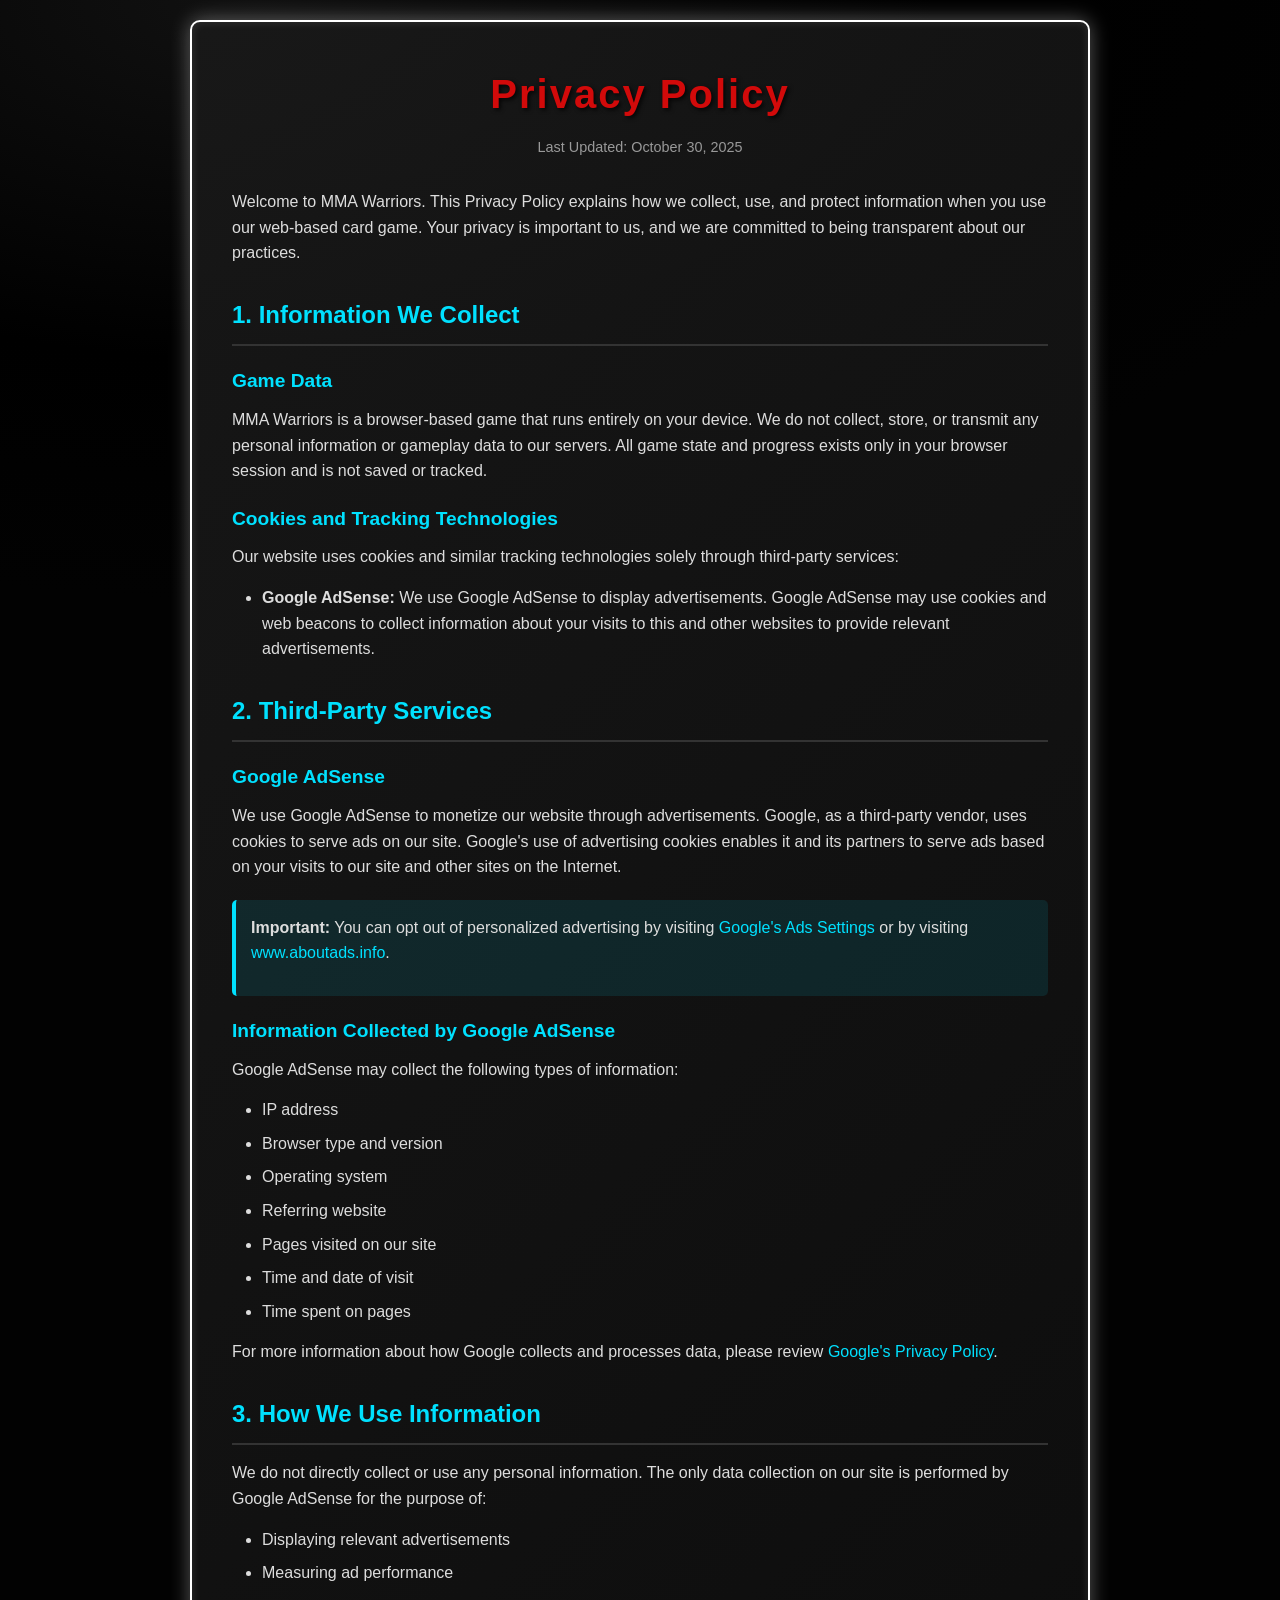
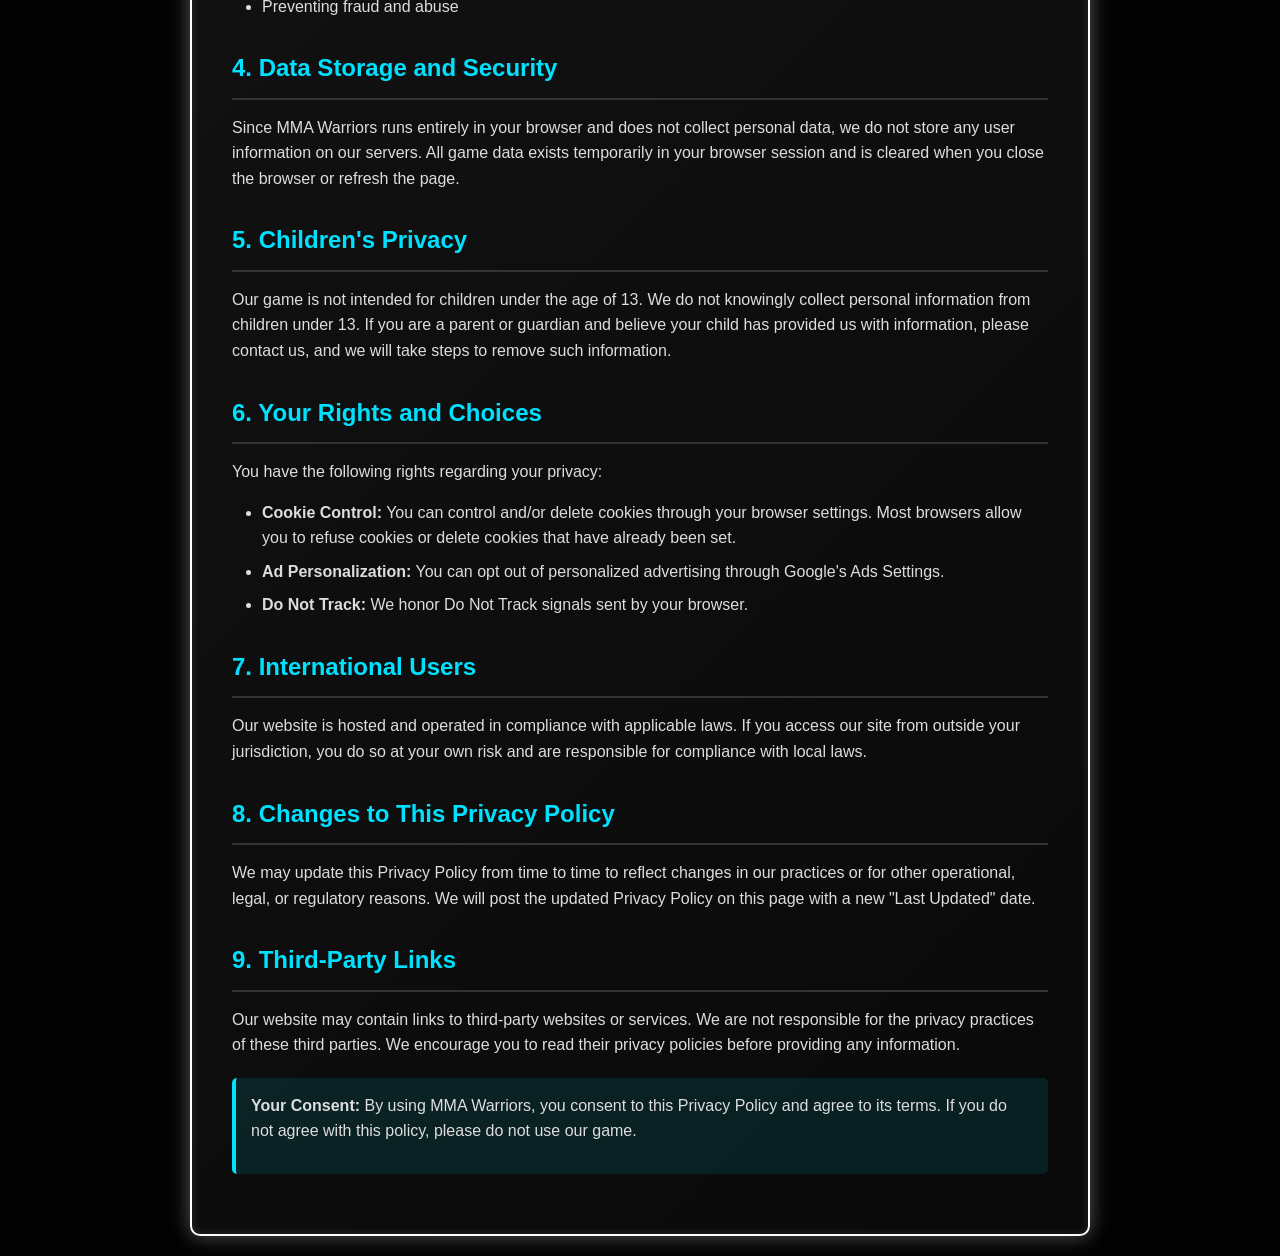
<file: docs/privacy.html>
<!DOCTYPE html>
<html lang="en">
<head>
    <meta charset="UTF-8">
    <meta name="viewport" content="width=device-width, initial-scale=1.0">
    <title>Privacy Policy - MMA Warriors</title>
    <style>
        * {
            margin: 0;
            padding: 0;
            box-sizing: border-box;
        }

        body {
            font-family: 'Arial', sans-serif;
            background: radial-gradient(1200px 600px at 20% 0%, #111 0%, #000 60%, #020202 100%);
            color: #fff;
            min-height: 100vh;
            padding: 20px;
            line-height: 1.6;
        }

        .container {
            max-width: 900px;
            margin: 0 auto;
            background: linear-gradient(135deg, rgba(25,25,25,0.9), rgba(10,10,10,0.9));
            border-radius: 10px;
            border: 2px solid #ffffff;
            box-shadow: 0 0 20px rgba(255,255,255,0.35), inset 0 0 10px rgba(255,255,255,0.12);
            padding: 40px;
        }

        h1 {
            font-size: 2.5em;
            color: #d20a0a;
            text-shadow: 2px 2px 4px rgba(0, 0, 0, 0.8);
            margin-bottom: 10px;
            font-weight: bold;
            letter-spacing: 2px;
            text-align: center;
        }

        .subtitle {
            text-align: center;
            color: #999;
            margin-bottom: 30px;
            font-size: 0.9em;
        }

        h2 {
            color: #00e1ff;
            font-size: 1.5em;
            margin-top: 30px;
            margin-bottom: 15px;
            padding-bottom: 10px;
            border-bottom: 2px solid #333;
        }

        h3 {
            color: #00e1ff;
            font-size: 1.2em;
            margin-top: 20px;
            margin-bottom: 10px;
        }

        p {
            margin-bottom: 15px;
            color: #ddd;
        }

        ul {
            margin-left: 30px;
            margin-bottom: 15px;
        }

        li {
            margin-bottom: 8px;
            color: #ddd;
        }

        a {
            color: #00e1ff;
            text-decoration: none;
            transition: color 0.3s;
        }

        a:hover {
            color: #00b8d4;
            text-decoration: underline;
        }

        .highlight-box {
            background: rgba(0,225,255,0.1);
            border-left: 4px solid #00e1ff;
            padding: 15px;
            margin: 20px 0;
            border-radius: 5px;
        }

        @media (max-width: 768px) {
            .container {
                padding: 20px;
            }

            h1 {
                font-size: 1.8em;
            }

            h2 {
                font-size: 1.3em;
            }
        }
    </style>
</head>
<body>
    <div class="container">
        <h1>Privacy Policy</h1>
        <p class="subtitle">Last Updated: October 30, 2025</p>

        <p>Welcome to MMA Warriors. This Privacy Policy explains how we collect, use, and protect information when you use our web-based card game. Your privacy is important to us, and we are committed to being transparent about our practices.</p>

        <h2>1. Information We Collect</h2>

        <h3>Game Data</h3>
        <p>MMA Warriors is a browser-based game that runs entirely on your device. We do not collect, store, or transmit any personal information or gameplay data to our servers. All game state and progress exists only in your browser session and is not saved or tracked.</p>

        <h3>Cookies and Tracking Technologies</h3>
        <p>Our website uses cookies and similar tracking technologies solely through third-party services:</p>
        <ul>
            <li><strong>Google AdSense:</strong> We use Google AdSense to display advertisements. Google AdSense may use cookies and web beacons to collect information about your visits to this and other websites to provide relevant advertisements.</li>
        </ul>

        <h2>2. Third-Party Services</h2>

        <h3>Google AdSense</h3>
        <p>We use Google AdSense to monetize our website through advertisements. Google, as a third-party vendor, uses cookies to serve ads on our site. Google's use of advertising cookies enables it and its partners to serve ads based on your visits to our site and other sites on the Internet.</p>

        <div class="highlight-box">
            <p><strong>Important:</strong> You can opt out of personalized advertising by visiting <a href="https://www.google.com/settings/ads" target="_blank" rel="noopener noreferrer">Google's Ads Settings</a> or by visiting <a href="http://www.aboutads.info/choices/" target="_blank" rel="noopener noreferrer">www.aboutads.info</a>.</p>
        </div>

        <h3>Information Collected by Google AdSense</h3>
        <p>Google AdSense may collect the following types of information:</p>
        <ul>
            <li>IP address</li>
            <li>Browser type and version</li>
            <li>Operating system</li>
            <li>Referring website</li>
            <li>Pages visited on our site</li>
            <li>Time and date of visit</li>
            <li>Time spent on pages</li>
        </ul>

        <p>For more information about how Google collects and processes data, please review <a href="https://policies.google.com/privacy" target="_blank" rel="noopener noreferrer">Google's Privacy Policy</a>.</p>

        <h2>3. How We Use Information</h2>
        <p>We do not directly collect or use any personal information. The only data collection on our site is performed by Google AdSense for the purpose of:</p>
        <ul>
            <li>Displaying relevant advertisements</li>
            <li>Measuring ad performance</li>
            <li>Preventing fraud and abuse</li>
        </ul>

        <h2>4. Data Storage and Security</h2>
        <p>Since MMA Warriors runs entirely in your browser and does not collect personal data, we do not store any user information on our servers. All game data exists temporarily in your browser session and is cleared when you close the browser or refresh the page.</p>

        <h2>5. Children's Privacy</h2>
        <p>Our game is not intended for children under the age of 13. We do not knowingly collect personal information from children under 13. If you are a parent or guardian and believe your child has provided us with information, please contact us, and we will take steps to remove such information.</p>

        <h2>6. Your Rights and Choices</h2>
        <p>You have the following rights regarding your privacy:</p>
        <ul>
            <li><strong>Cookie Control:</strong> You can control and/or delete cookies through your browser settings. Most browsers allow you to refuse cookies or delete cookies that have already been set.</li>
            <li><strong>Ad Personalization:</strong> You can opt out of personalized advertising through Google's Ads Settings.</li>
            <li><strong>Do Not Track:</strong> We honor Do Not Track signals sent by your browser.</li>
        </ul>

        <h2>7. International Users</h2>
        <p>Our website is hosted and operated in compliance with applicable laws. If you access our site from outside your jurisdiction, you do so at your own risk and are responsible for compliance with local laws.</p>

        <h2>8. Changes to This Privacy Policy</h2>
        <p>We may update this Privacy Policy from time to time to reflect changes in our practices or for other operational, legal, or regulatory reasons. We will post the updated Privacy Policy on this page with a new "Last Updated" date.</p>

        <h2>9. Third-Party Links</h2>
        <p>Our website may contain links to third-party websites or services. We are not responsible for the privacy practices of these third parties. We encourage you to read their privacy policies before providing any information.</p>

        <div class="highlight-box">
            <p><strong>Your Consent:</strong> By using MMA Warriors, you consent to this Privacy Policy and agree to its terms. If you do not agree with this policy, please do not use our game.</p>
        </div>

    </div>
</body>
</html>
</file>
<file: docs/css/styles.css>
* {
            margin: 0;
            padding: 0;
            box-sizing: border-box;
        }

        body {
            font-family: 'Arial', sans-serif;
            background: radial-gradient(1200px 600px at 20% 0%, #111 0%, #000 60%, #020202 100%);
            color: #fff;
            min-height: 100vh;
            padding: 10px;
        }

        .game-container {
            max-width: 1800px;
            margin: 0 auto;
        }

        .game-header {
            text-align: center;
            margin-bottom: 10px;
            padding: 10px;
            background: linear-gradient(135deg, rgba(25,25,25,0.9), rgba(10,10,10,0.9));
            border-radius: 5px;
            border: 2px solid #ffffff;
            box-shadow: 0 0 20px rgba(255,255,255,0.35), inset 0 0 10px rgba(255,255,255,0.12);
        }

        .game-header h1 {
            font-size: 1.8em;
            color: #d20a0a;
            text-shadow: 2px 2px 4px rgba(0, 0, 0, 0.8);
            margin-bottom: 5px;
            font-weight: bold;
            letter-spacing: 2px;
        }

        .game-stats {
            display: flex;
            justify-content: center;
            margin-top: 5px;
            gap: 15px;
        }

        .stat-box {
            background: #1a1a1a;
            padding: 5px 15px;
            border-radius: 3px;
            font-size: 0.95em;
            border: 1px solid #333;
        }

        .stat-label {
            color: #999;
            font-size: 0.8em;
        }

        .stat-value {
            font-weight: bold;
            font-size: 1.1em;
            color: #fff;
        }

        .game-board {
            display: grid;
            grid-template-columns: 1fr;
            grid-template-rows: auto auto auto;
            gap: 10px;
            min-height: 500px;
        }

        .opponent-area, .player-area {
            background: linear-gradient(160deg, rgba(26,26,26,0.95), rgba(15,15,15,0.95));
            border-radius: 5px;
            padding: 10px;
            backdrop-filter: blur(2px);
            box-shadow: 0 0 20px rgba(255,255,255,0.04) inset;
        }

        .opponent-area {
            border: 2px solid #d20a0a;
            box-shadow: 0 0 18px rgba(210,10,10,0.15);
        }

        .player-area {
            border: 2px solid #00e1ff;
            box-shadow: 0 0 18px rgba(0,225,255,0.15);
        }

        .area-header {
            display: flex;
            justify-content: center;
            align-items: center;
            margin-bottom: 8px;
            gap: 8px;
        }

        .player-name {
            font-size: 1.1em;
            font-weight: bold;
            min-width: 80px;
        }

        .health-bar {
            flex: 1;
            max-width: 250px;
            margin: 0 10px;
        }

        .health-bar-bg {
            background: #333;
            height: 20px;
            border-radius: 3px;
            overflow: hidden;
            position: relative;
            border: 1px solid #555;
        }

        .health-bar-fill {
            height: 100%;
            background: #d20a0a;
            transition: width 0.3s ease;
            display: flex;
            align-items: center;
            justify-content: center;
            font-weight: bold;
            font-size: 0.85em;
        }

        .player-area .health-bar-fill {
            background: #fff;
            color: #000;
        }

        .fighter-zone {
            display: flex;
            gap: 10px;
            margin-bottom: 8px;
            justify-content: center;
            align-items: stretch; /* feed stretches to the active card's height */
        }
        /* Spacer pushes content right */
        .fighter-zone::before { content: ''; flex: 1 1 0; }

        .fighter-zone > .card,
        .fighter-zone > .empty-slot { flex: 0 0 auto; }

        .bench-zone {
            display: flex;
            gap: 8px;
            flex-wrap: wrap;
        }

        .bench-card {
            width: 120px;
            padding: 8px;
        }

        .hand-counter {
            margin-top: 4px;
            font-size: 0.85em;
            color: #aaa;
        }

        .card {
            background: linear-gradient(180deg, #0f0f12 0%, #121216 60%, #0a0a0d 100%);
            border: 2px solid rgba(255,255,255,0.3);
            border-radius: 5px;
            padding: 10px;
            width: 160px;
            cursor: pointer;
            transition: transform 0.2s, box-shadow 0.2s, border-color 0.2s;
            position: relative;
            overflow: hidden;
        }

        .card:hover {
            transform: translateY(-5px) scale(1.02);
            box-shadow: 0 10px 24px rgba(0, 225, 255, 0.2);
            border-color: #00e1ff;
        }

        .fighter-card:hover {
            box-shadow: 0 10px 24px rgba(100, 150, 255, 0.4);
            border-color: #6c9eff;
        }

        .technique-card:hover {
            box-shadow: 0 10px 24px rgba(255, 80, 80, 0.4);
            border-color: #ff5050;
        }

        .defense-card:hover {
            box-shadow: 0 10px 24px rgba(255, 215, 0, 0.4);
            border-color: #ffd700;
        }

        .corner-card:hover {
            box-shadow: 0 10px 24px rgba(100, 255, 100, 0.4);
            border-color: #64ff64;
        }

        .card.fighter-card {
            width: 180px;
            background: linear-gradient(180deg, #1a1a2e 0%, #16213e 60%, #0f1626 100%);
            border-color: rgba(100, 150, 255, 0.5);
        }

        .card.technique-card {
            background: linear-gradient(180deg, #2e1010 0%, #1f0b0b 60%, #140808 100%);
            border-color: rgba(255, 80, 80, 0.5);
        }

        .card.defense-card {
            background: linear-gradient(180deg, #2e2810 0%, #1f1c0b 60%, #141008 100%);
            border-color: rgba(255, 215, 0, 0.5);
        }

        .card.corner-card {
            background: linear-gradient(180deg, #1a2e1a 0%, #132419 60%, #0d1a10 100%);
            border-color: rgba(100, 255, 100, 0.5);
        }

        .card.opponent-card {
            border-color: #d20a0a;
        }

        .card.opponent-card:hover {
            box-shadow: 0 10px 24px rgba(210, 10, 10, 0.35);
            border-color: #d20a0a;
        }

        .card.disabled {
            opacity: 0.5;
            cursor: not-allowed;
        }

        .card.disabled:hover {
            transform: none;
            box-shadow: none;
        }

        .card-header {
            font-weight: bold;
            font-size: 0.95em;
            margin-bottom: 6px;
            color: #fff;
            letter-spacing: 0.5px;
        }

        .opponent-card .card-header {
            color: #d20a0a;
        }

        .card-type {
            font-size: 0.7em;
            color: #999;
            margin-bottom: 5px;
        }

        .fighter-card .card-type {
            color: #6c9eff;
        }

        .technique-card .card-type {
            color: #ff5050;
        }

        .defense-card .card-type {
            color: #ffd700;
        }

        .corner-card .card-type {
            color: #64ff64;
        }

        .card-stats {
            margin: 6px 0;
        }

        .card-stat {
            display: flex;
            justify-content: space-between;
            margin: 3px 0;
            font-size: 0.8em;
        }

        .card-stat-label {
            color: #999;
        }

        .card-stat-value {
            font-weight: bold;
            color: #fff;
        }

        .card-energy {
            position: absolute;
            top: 8px;
            right: 8px;
            background: linear-gradient(135deg, #00e1ff, #007a8a);
            color: #fff;
            width: 25px;
            height: 25px;
            border-radius: 50%;
            display: flex;
            align-items: center;
            justify-content: center;
            font-weight: bold;
            font-size: 0.95em;
            border: 1px solid rgba(255,255,255,0.6);
            box-shadow: 0 0 8px rgba(0,225,255,0.5);
        }

        .card-ability {
            margin-top: 6px;
            padding-top: 6px;
            border-top: 1px solid #333;
            font-size: 0.75em;
            font-style: italic;
            color: #d20a0a;
        }

        .technique-card .card-ability {
            color: #ff5050;
        }

        .defense-card .card-ability {
            color: #ffd700;
        }

        .corner-card .card-ability {
            color: #64ff64;
        }

        .hand-area {
            display: flex;
            gap: 8px;
            overflow-x: auto;
            padding: 8px;
            background: #0a0a0a;
            border-radius: 5px;
            min-height: 220px;
            border: 1px solid #333;
        }

        .hand-label {
            font-weight: bold;
            margin-bottom: 6px;
            color: #fff;
            font-size: 0.9em;
        }

        .center-area {
            background: linear-gradient(135deg, rgba(26,26,32,0.95), rgba(12,12,16,0.95));
            border-radius: 5px;
            padding: 10px;
            text-align: center;
            border: 1px solid #333;
            box-shadow: 0 0 16px rgba(0,225,255,0.1);
            max-width: 560px;
            justify-self: center;
        }

        .action-buttons {
            display: flex;
            gap: 10px;
            justify-content: center;
            margin-top: 8px;
        }

        .difficulty-control {
            display: flex;
            gap: 6px;
            align-items: center;
            justify-content: center;
            margin-top: 8px;
            font-size: 0.8em;
            color: #aaa;
            text-transform: uppercase;
            letter-spacing: 0.5px;
        }

        .difficulty-control select {
            background: #1a1a20;
            color: #00e1ff;
            border: 1px solid #333;
            border-radius: 3px;
            padding: 3px 6px;
            font-size: 0.95em;
            font-weight: bold;
            cursor: pointer;
        }

        .btn {
            padding: 8px 20px;
            font-size: 0.95em;
            font-weight: bold;
            border: 2px solid #fff;
            border-radius: 3px;
            cursor: pointer;
            transition: all 0.2s;
            text-transform: uppercase;
        }

        .btn:hover {
            transform: scale(1.03);
        }

        .btn-primary {
            background: linear-gradient(135deg, #00e1ff, #007a8a);
            color: #fff;
            border-color: #00e1ff;
            box-shadow: 0 0 10px rgba(0,225,255,0.2);
        }

        .btn-primary:hover {
            filter: brightness(1.08);
            transform: translateY(-1px) scale(1.02);
        }

        .btn-danger {
            background: #d20a0a;
            color: #fff;
            border-color: #d20a0a;
        }

        .btn-danger:hover {
            background: #fff;
            color: #d20a0a;
            border-color: #fff;
        }

        .btn:disabled {
            opacity: 0.5;
            cursor: not-allowed;
            transform: none;
        }

        .game-log {
            background: linear-gradient(160deg, rgba(26,26,26,0.95), rgba(15,15,15,0.95));
            border-radius: 5px;
            padding: 10px;
            border: 1px solid #333;
            grid-column: 2;
            grid-row: 1 / span 3;
            max-height: none;
            height: 100%;
            overflow-y: auto;
            box-shadow: 0 0 18px rgba(255,255,255,0.05) inset;
        }

        .game-log h3 {
            margin-bottom: 6px;
            color: #fff;
            font-size: 1em;
        }

        .log-entry {
            padding: 4px;
            margin: 3px 0;
            border-left: 2px solid #fff;
            padding-left: 8px;
            font-size: 0.85em;
        }

        .log-item {
            padding: 4px;
            margin: 3px 0;
            border-left: 3px solid #999;
            padding-left: 8px;
            font-size: 0.85em;
            color: #ddd;
            background: rgba(255,255,255,0.03);
            border-radius: 3px;
        }

        .log-item.opponent-log {
            border-left-color: #d20a0a;
            background: rgba(210,10,10,0.08);
        }

        .log-item.player-log {
            border-left-color: #00e1ff;
            background: rgba(0,225,255,0.08);
        }

        #gameLogMessages {
            min-height: 100px;
            display: flex;
            flex-direction: column;
            gap: 2px;
        }

        .log-entry.opponent {
            border-left-color: #d20a0a;
        }

        .log-entry.damage {
            color: #d20a0a;
        }

        .log-entry.heal {
            color: #4ecca3;
        }

        .modal {
            display: none;
            position: fixed;
            top: 0;
            left: 0;
            width: 100%;
            height: 100%;
            background: rgba(0, 0, 0, 0.8);
            justify-content: center;
            align-items: center;
            z-index: 1000;
            overflow-y: auto;
            -webkit-overflow-scrolling: touch;
        }

        .modal.active {
            display: flex;
        }

        .modal-content {
            background: linear-gradient(160deg, rgba(26,26,26,0.98), rgba(15,15,15,0.98));
            padding: 30px;
            border-radius: 5px;
            text-align: center;
            max-width: 400px;
            border: 3px solid #00e1ff;
            box-shadow: 0 0 30px rgba(0,225,255,0.2);
        }

        /* Opening fighter selection */
        .selection-modal .modal-content {
            max-width: 760px;
        }
        /* Reaction window */
        #reactionModal .modal-content {
            max-width: 560px;
            border-color: #ffcc00;
            box-shadow: 0 0 36px rgba(255,204,0,0.35);
        }
        #reactionTitle {
            color: #ffcc00;
        }
        .select-grid {
            display: flex;
            flex-wrap: wrap;
            gap: 12px;
            justify-content: center;
            margin-top: 10px;
        }
        .select-card {
            border: 2px solid rgba(255,255,255,0.25);
            border-radius: 6px;
            padding: 8px;
            width: 180px;
            transition: transform 0.15s, box-shadow 0.15s, border-color 0.15s;
        }
        .select-card:hover {
            transform: translateY(-4px) scale(1.02);
            border-color: #00e1ff;
            box-shadow: 0 12px 20px rgba(0,225,255,0.15);
            cursor: pointer;
        }

        .drawn-card-preview {
            width: 100%;
            border-color: #00e1ff;
            box-shadow: 0 0 16px rgba(0,225,255,0.3);
            background: rgba(0,40,50,0.5);
            cursor: default;
            margin-bottom: 12px;
        }
        .drawn-card-preview:hover {
            transform: none;
            border-color: #00e1ff;
        }
        .drawn-label {
            font-size: 0.7em;
            color: #00e1ff;
            text-transform: uppercase;
            font-weight: 700;
            letter-spacing: 1px;
            margin-bottom: 6px;
            display: block;
            padding: 4px 0;
        }

        .modal-content h2 {
            font-size: 2em;
            margin-bottom: 15px;
            color: #fff;
        }

        .modal-content.defeat h2 {
            color: #d20a0a;
        }

        /* Fighter stamina bar */
        .stamina-bar-bg {
            background: #333;
            height: 8px;
            border-radius: 3px;
            overflow: hidden;
            position: relative;
            border: 1px solid #555;
            margin-top: 6px;
        }

        .stamina-bar-fill {
            height: 100%;
            background: linear-gradient(90deg, #4ecca3, #ffd700, #e94560);
            transition: width 0.3s ease;
        }

        .empty-slot {
            width: 180px;
            height: 250px;
            border: 2px dashed #333;
            border-radius: 5px;
            display: flex;
            align-items: center;
            justify-content: center;
            color: #555;
            font-style: italic;
            font-size: 0.85em;
        }

        @keyframes shake {
            0%, 100% { transform: translateX(0); }
            25% { transform: translateX(-5px); }
            75% { transform: translateX(5px); }
        }

        .shake {
            animation: shake 0.3s ease-in-out;
        }

        @keyframes glow {
            0%, 100% { box-shadow: 0 0 10px rgba(210, 10, 10, 0.5); }
            50% { box-shadow: 0 0 20px rgba(210, 10, 10, 0.8); }
        }

        @keyframes glowBlue {
            0%, 100% { box-shadow: 0 0 10px rgba(100, 150, 255, 0.5); }
            50% { box-shadow: 0 0 20px rgba(100, 150, 255, 0.8); }
        }

        @keyframes glowRed {
            0%, 100% { box-shadow: 0 0 10px rgba(255, 80, 80, 0.5); }
            50% { box-shadow: 0 0 20px rgba(255, 80, 80, 0.8); }
        }

        @keyframes glowYellow {
            0%, 100% { box-shadow: 0 0 10px rgba(255, 215, 0, 0.5); }
            50% { box-shadow: 0 0 20px rgba(255, 215, 0, 0.8); }
        }

        @keyframes glowGreen {
            0%, 100% { box-shadow: 0 0 10px rgba(100, 255, 100, 0.5); }
            50% { box-shadow: 0 0 20px rgba(100, 255, 100, 0.8); }
        }

        .glow {
            animation: glow 1s ease-in-out infinite;
        }

        .fighter-card.glow {
            animation: glowBlue 1s ease-in-out infinite;
        }

        .technique-card.glow {
            animation: glowRed 1s ease-in-out infinite;
        }

        .defense-card.glow {
            animation: glowYellow 1s ease-in-out infinite;
        }

        .corner-card.glow {
            animation: glowGreen 1s ease-in-out infinite;
        }

        /* Action feed and floating combat text */
        .action-feed { /* global (legacy) */
            position: fixed;
            top: 14px;
            left: 50%;
            transform: translateX(-50%);
            z-index: 2000;
            display: flex;
            flex-direction: column;
            gap: 6px;
            pointer-events: none;
        }
        .inline-action-feed { /* per-side inline feed */
            display: flex;
            flex-direction: column;
            justify-content: flex-end; /* newest message sits at the card's bottom edge */
            align-items: stretch;
            gap: 2px;
            min-height: 20px;
            flex: 1 1 0; /* match spacer flex to center the card */
            pointer-events: none;
            width: 100%;
            /* No fixed cap: align-items:stretch on .fighter-zone sizes this to the
               active fighter card, so messages fill it and never spill past the
               card's bottom. overflow:hidden clips cleanly if they ever exceed it. */
            overflow: hidden;
        }
        .action-item {
            background: rgba(0,0,0,0.6);
            border: 1px solid rgba(255,255,255,0.25);
            border-left-width: 3px;
            color: #fff;
            padding: 3px 8px;
            border-radius: 3px;
            text-align: left;
            box-shadow: 0 4px 12px rgba(0,0,0,0.4);
            display: block;
            width: 100%; /* expand to fill feed width */
            font-size: 0.8em;
            line-height: 1.2;
            flex-shrink: 0;
        }
        /* Keep only the 6 most recent messages (remove older ones from DOM in game.js) */
        /* Messages are colored by CORNER only — one blue theme for the player, one red for the
           opponent (no per-move-type colors). 'ko' just bolds the line. */
        .action-item.player {
            border-left-color: #00e1ff;
            background: rgba(0, 225, 255, 0.14);
            color: #eaffff;
        }
        .action-item.opponent {
            border-left-color: #d20a0a;
            background: rgba(210, 10, 10, 0.16);
            color: #ffe6e6;
        }
        .action-item.ko { font-weight: bold; }

        .action-item.new-message {
            animation: messageSlideIn 0.3s ease-out;
        }

        @keyframes messageSlideIn {
            from {
                opacity: 0;
                transform: translateX(-20px);
            }
            to {
                opacity: 1;
                transform: translateX(0);
            }
        }

        @keyframes feedIn {
            from { opacity: 0; transform: translate(-50%, -8px); }
            to { opacity: 1; transform: translate(-50%, 0); }
        }
        @keyframes feedOut {
            to { opacity: 0; transform: translate(-50%, -8px); }
        }

        .float-text {
            position: absolute;
            left: 50%;
            top: 30%;
            transform: translateX(-50%);
            color: #fff;
            font-weight: bold;
            text-shadow: 0 2px 6px rgba(0,0,0,0.7);
            animation: rise 0.8s ease-out forwards;
            pointer-events: none;
        }
        .float-text.damage { color: #ff5b5b; }
        .float-text.heal { color: #4ecca3; }
        .float-text.info { color: #ffd700; }
        @keyframes rise {
            from { opacity: 0; transform: translate(-50%, 12px) scale(0.95); }
            30% { opacity: 1; }
            to { opacity: 0; transform: translate(-50%, -22px) scale(1.05); }
        }

        #turnIndicator {
            font-size: 1.2em;
            margin-bottom: 5px;
            color: #fff;
        }

        #actionPrompt {
            font-size: 0.9em;
            color: #999;
            margin-bottom: 8px;
        }

        /* Mobile Responsive Design */
        @media screen and (max-width: 768px) {
            html, body {
                max-width: 100vw;
                overflow-x: clip;
            }

            body {
                padding: 5px;
            }

            .game-container {
                max-width: 100%;
                width: 100%;
            }

            .game-header {
                padding: 8px;
            }

            .game-header h1 {
                font-size: 1.2em;
                letter-spacing: 1px;
            }

            .game-stats {
                flex-wrap: wrap;
                gap: 6px;
            }

            .stat-box {
                padding: 3px 8px;
                font-size: 0.8em;
            }

            .game-board {
                min-height: auto;
                gap: 8px;
                width: 100%;
            }

            .opponent-area, .player-area {
                padding: 6px;
                width: 100%;
                box-sizing: border-box;
                overflow-x: clip;
            }

            .area-header {
                flex-direction: row;
                flex-wrap: wrap;
                align-items: center;
                justify-content: center;
                gap: 6px 10px;
                margin-left: 0; /* base rule shifts it 30px right — undo on mobile */
            }

            /* The desktop spacer that pushes the active card right isn't needed
               in the mobile single-column layout and just adds dead space. */
            .fighter-zone::before { display: none; }

            .player-name {
                font-size: 0.95em;
            }

            .health-bar {
                max-width: 100%;
                width: 100%;
                margin: 0;
            }

            .health-bar-bg {
                height: 16px;
            }

            .health-bar-fill {
                font-size: 0.7em;
            }

            /* In the mobile column layout the feed sits BELOW the card, so it must
               size to its own content (the desktop `flex: 1 1 0` would otherwise
               fight the column height and clip messages). Show all of them. */
            .inline-action-feed {
                flex: 0 0 auto;
                width: 100%;
                min-height: 0;
                max-height: none;
                overflow: visible;
                justify-content: flex-start;
            }

            .fighter-zone {
                flex-direction: column;
                align-items: center;
                gap: 6px;
                width: 100%;
            }

            .bench-zone {
                gap: 5px;
                justify-content: center;
                width: 100%;
            }

            .bench-card {
                width: 28%;
                min-width: 75px;
                max-width: 90px;
                padding: 5px;
            }

            .card {
                width: 45%;
                min-width: 130px;
                max-width: 150px;
                padding: 6px;
                flex-shrink: 0;
            }

            .card.fighter-card {
                width: 85%;
                max-width: 200px;
                min-width: 140px;
            }

            .card-header {
                font-size: 0.8em;
                margin-bottom: 4px;
            }

            .card-type {
                font-size: 0.65em;
            }

            .card-stat {
                font-size: 0.7em;
            }

            .card-energy {
                width: 20px;
                height: 20px;
                font-size: 0.75em;
            }

            .card-ability {
                font-size: 0.65em;
            }

            .hand-area {
                gap: 5px;
                padding: 5px;
                min-height: 160px;
                overflow-x: auto;
                -webkit-overflow-scrolling: touch;
                width: 100%;
                display: flex;
                flex-wrap: nowrap;
            }

            .center-area {
                padding: 8px;
                max-width: 100%;
                width: 100%;
            }

            #turnIndicator {
                font-size: 1em;
            }

            #actionPrompt {
                font-size: 0.8em;
            }

            .action-buttons {
                flex-direction: row;
                flex-wrap: wrap;
                gap: 8px;
                width: 100%;
            }

            .btn {
                padding: 12px 14px;
                font-size: 0.85em;
                flex: 1;
                box-sizing: border-box;
            }

            .modal {
                padding: 12px 10px;
                /* Top-align + scroll so a modal taller than the screen (discard
                   preview, reaction grid) stays fully reachable instead of having
                   its top/bottom clipped off-screen. */
                align-items: flex-start;
            }

            .modal-content {
                padding: 15px;
                max-width: 95%;
                width: 95%;
                margin: 0 auto;
                box-sizing: border-box;
                max-height: none;
            }

            .modal-content h2 {
                font-size: 1.4em;
                margin-bottom: 10px;
            }

            .selection-modal .modal-content {
                max-width: 98%;
                width: 98%;
            }

            .select-grid {
                gap: 6px;
                max-width: 100%;
            }

            .select-card {
                width: 28%;
                min-width: 100px;
                max-width: 130px;
                padding: 5px;
            }

            .game-log {
                grid-column: 1;
                grid-row: auto;
                max-height: 300px;
                margin-top: 8px;
                width: 100%;
            }

            .log-entry {
                font-size: 0.75em;
                padding: 3px;
                padding-left: 6px;
            }

            .action-feed {
                top: 10px;
                left: 50%;
                width: 90%;
                max-width: 90%;
            }

            .action-item {
                min-width: auto;
                width: 100%;
                padding: 5px 8px;
                font-size: 0.8em;
            }

            .empty-slot {
                width: 85%;
                max-width: 200px;
                min-width: 140px;
                height: 120px;
                font-size: 0.75em;
            }

            /* Tighten the vertical rhythm so the single column isn't endless */
            .fighter-zone {
                margin-bottom: 4px;
            }
        }

        /* Extra small mobile devices */
        @media screen and (max-width: 480px) {
            body {
                padding: 3px;
            }

            .game-header {
                padding: 6px;
            }

            .game-header h1 {
                font-size: 1em;
            }

            .stat-box {
                padding: 3px 6px;
                font-size: 0.75em;
            }

            .stat-label {
                font-size: 0.7em;
            }

            .stat-value {
                font-size: 0.95em;
            }

            .opponent-area, .player-area {
                padding: 5px;
            }

            .player-name {
                font-size: 0.85em;
            }

            .health-bar-bg {
                height: 14px;
            }

            .health-bar-fill {
                font-size: 0.65em;
            }

            .bench-card {
                width: 30%;
                min-width: 70px;
                max-width: 85px;
                padding: 4px;
            }

            .card {
                width: 45%;
                min-width: 110px;
                max-width: 130px;
                padding: 5px;
                flex-shrink: 0;
            }

            .card.fighter-card {
                width: 90%;
                max-width: 180px;
                min-width: 120px;
            }

            .card-header {
                font-size: 0.75em;
                margin-bottom: 3px;
            }

            .card-type {
                font-size: 0.6em;
                margin-bottom: 3px;
            }

            .card-stat {
                font-size: 0.65em;
                margin: 2px 0;
            }

            .card-energy {
                width: 18px;
                height: 18px;
                font-size: 0.7em;
                top: 5px;
                right: 5px;
            }

            .card-ability {
                font-size: 0.6em;
                margin-top: 4px;
                padding-top: 4px;
            }

            .hand-area {
                gap: 4px;
                padding: 4px;
                min-height: 140px;
            }

            .hand-label {
                font-size: 0.8em;
            }

            .hand-counter {
                font-size: 0.75em;
            }

            .center-area {
                padding: 5px;
            }

            #turnIndicator {
                font-size: 0.85em;
            }

            #actionPrompt {
                font-size: 0.7em;
            }

            .btn {
                padding: 8px 12px;
                font-size: 0.8em;
            }

            .modal-content {
                padding: 12px;
            }

            .modal-content h2 {
                font-size: 1.2em;
            }

            .modal-content p {
                font-size: 0.85em;
            }

            .select-card {
                width: 30%;
                min-width: 95px;
                max-width: 115px;
                padding: 4px;
            }

            .game-log {
                max-height: 250px;
                padding: 6px;
            }

            .game-log h3 {
                font-size: 0.85em;
            }

            .log-entry {
                font-size: 0.7em;
            }

            .action-item {
                min-width: auto;
                width: 100%;
                padding: 4px 6px;
                font-size: 0.75em;
            }

            .empty-slot {
                width: 90%;
                max-width: 180px;
                min-width: 120px;
                height: 160px;
                font-size: 0.7em;
            }

            .stamina-bar-bg {
                height: 6px;
                margin-top: 4px;
            }
        }

        .footer {
            text-align: center;
            padding: 20px;
            margin-top: 20px;
            background: linear-gradient(135deg, rgba(25,25,25,0.9), rgba(10,10,10,0.9));
            border-radius: 5px;
            border: 1px solid #333;
            font-size: 0.9em;
        }

        .footer a {
            color: #00e1ff;
            text-decoration: none;
            transition: color 0.3s;
        }

        .footer a:hover {
            color: #00b8d4;
            text-decoration: underline;
        }
</file>
<file: docs/css/arcade.css>
/* =====================================================================
   ARCADE THEME LAYER
   Neon / CRT styling layered on top of styles.css.
   Loaded after styles.css so these rules win on equal specificity.
   ===================================================================== */

:root {
    --neon-cyan: #00e1ff;
    --neon-red: #ff2d2d;
    --neon-gold: #ffcc00;
    --neon-green: #51ff90;
    --arcade-ui: 'Orbitron', sans-serif;
}

body {
    font-family: 'Rajdhani', 'Arial', sans-serif;
    background:
        radial-gradient(1200px 600px at 20% -5%, rgba(0,225,255,0.10), transparent 55%),
        radial-gradient(1000px 600px at 85% 110%, rgba(255,45,45,0.10), transparent 55%),
        linear-gradient(180deg, #07070c 0%, #04040a 60%, #020205 100%);
    background-attachment: fixed;
}

/* CRT scanlines + flicker overlay (non-interactive) */
body::before {
    content: '';
    position: fixed;
    inset: 0;
    pointer-events: none;
    z-index: 9999;
    background: repeating-linear-gradient(
        0deg,
        rgba(0,0,0,0.18) 0px,
        rgba(0,0,0,0.18) 1px,
        transparent 2px,
        transparent 3px
    );
    mix-blend-mode: multiply;
    opacity: 0.5;
    animation: crtFlicker 4s infinite steps(60);
}
@keyframes crtFlicker {
    0%, 97%, 100% { opacity: 0.5; }
    98% { opacity: 0.36; }
    99% { opacity: 0.6; }
}

/* Subtle vignette */
body::after {
    content: '';
    position: fixed;
    inset: 0;
    pointer-events: none;
    z-index: 9998;
    box-shadow: inset 0 0 240px rgba(0,0,0,0.85);
}

/* ---- Header / title ---- */
.game-header {
    border-color: rgba(0,225,255,0.5);
    box-shadow: 0 0 22px rgba(0,225,255,0.18), inset 0 0 18px rgba(0,225,255,0.06);
    background: linear-gradient(135deg, rgba(10,12,22,0.95), rgba(6,6,12,0.95));
}
.game-header h1 {
    font-family: 'Press Start 2P', 'Orbitron', sans-serif;
    font-size: 1.2em;
    line-height: 1.45;
    color: #fff;
    letter-spacing: 1px;
    text-shadow:
        0 0 6px var(--neon-red),
        0 0 14px var(--neon-red),
        0 0 26px rgba(255,45,45,0.6);
    animation: titlePulse 2.6s ease-in-out infinite;
}
@keyframes titlePulse {
    0%, 100% { text-shadow: 0 0 6px var(--neon-red), 0 0 14px var(--neon-red), 0 0 26px rgba(255,45,45,0.55); }
    50% { text-shadow: 0 0 10px var(--neon-red), 0 0 22px var(--neon-red), 0 0 40px rgba(255,45,45,0.85); }
}

/* ---- UI typography ---- */
.player-name, .stat-value, .stat-label, .card-type, .card-energy,
#turnIndicator, .hand-label, .hand-counter, .difficulty-control,
.modal-content h2, .btn {
    font-family: var(--arcade-ui);
}
.stat-label { letter-spacing: 1px; text-transform: uppercase; }
.player-name { letter-spacing: 1.5px; text-transform: uppercase; }

.opponent-area .player-name { color: var(--neon-red); text-shadow: 0 0 10px rgba(255,45,45,0.6); }
.player-area .player-name { color: var(--neon-cyan); text-shadow: 0 0 10px rgba(0,225,255,0.6); }

.stat-box {
    background: rgba(10,14,22,0.8);
    border: 1px solid rgba(0,225,255,0.25);
    box-shadow: inset 0 0 10px rgba(0,225,255,0.06);
}

/* ---- Octagon area glow ---- */
.opponent-area { box-shadow: 0 0 26px rgba(255,45,45,0.18), inset 0 0 40px rgba(255,45,45,0.04); }
.player-area { box-shadow: 0 0 26px rgba(0,225,255,0.18), inset 0 0 40px rgba(0,225,255,0.04); }

/* ---- Turn indicator: pulsing neon ---- */
#turnIndicator {
    font-weight: 900;
    letter-spacing: 2px;
    text-transform: uppercase;
    color: #fff;
    text-shadow: 0 0 8px var(--neon-cyan), 0 0 18px rgba(0,225,255,0.6);
    animation: turnPulse 1.8s ease-in-out infinite;
}

/* ---- Position badge: one per fighter box, shows THAT fighter's ground state and
   persists regardless of whose turn it is. Lives OUTSIDE #...FighterZone so
   renderFighter()'s innerHTML wipe can't clear it. ---- */
.position-badge {
    width: 100%;
    text-align: center;
    font-family: var(--arcade-ui);
    font-size: 0.72em;
    font-weight: bold;
    letter-spacing: 1px;
    text-transform: uppercase;
    margin-bottom: 6px;
    color: var(--neon-gold);
    text-shadow: 0 0 6px rgba(255,204,0,0.5);
}

/* ---- Fighter signature ability line (inside the active fighter card + select modal) ---- */
.fighter-signature {
    margin-top: 7px;
    padding-top: 6px;
    border-top: 1px solid rgba(255,255,255,0.12);
    /* Description text uses the readable body font (Rajdhani), NOT Orbitron — in Orbitron
       the parentheses render as thin vertical strokes that read as "l" from a distance. */
    font-family: 'Rajdhani', 'Arial', sans-serif;
    font-size: 0.65em;
    line-height: 1.35;
    text-align: center;
    color: #d6deea;
}
.fighter-signature .sig-name {
    /* The ability NAME has no parentheses, so it keeps the arcade (Orbitron) title look. */
    font-family: var(--arcade-ui);
    color: var(--neon-gold);
    font-weight: bold;
    text-shadow: 0 0 5px rgba(255,204,0,0.4);
    white-space: nowrap;
}
/* The STYLE trait line (type-matchup passive) — same layout as the signature, but a cyan accent so the
   two ability lines read as distinct (gold = unique signature, cyan = archetype trait). */
.fighter-style {
    margin-top: 5px;
    padding-top: 5px;
    border-top: 1px dashed rgba(255,255,255,0.10);
    font-family: 'Rajdhani', 'Arial', sans-serif;
    font-size: 0.62em;
    line-height: 1.3;
    text-align: center;
    color: #c2ccd9;
}
.fighter-style .sig-name {
    font-family: var(--arcade-ui);
    color: var(--neon-cyan);
    font-weight: bold;
    text-shadow: 0 0 5px rgba(0,225,255,0.4);
    white-space: nowrap;
}
@keyframes turnPulse {
    0%, 100% { text-shadow: 0 0 8px var(--neon-cyan), 0 0 18px rgba(0,225,255,0.5); }
    50% { text-shadow: 0 0 14px var(--neon-cyan), 0 0 30px rgba(0,225,255,0.9); }
}

/* ---- Buttons: neon with shine sweep ---- */
.btn {
    position: relative;
    overflow: hidden;
    letter-spacing: 1.5px;
    border-radius: 4px;
}
.btn-primary {
    background: linear-gradient(135deg, rgba(0,225,255,0.18), rgba(0,80,100,0.25));
    border-color: var(--neon-cyan);
    color: #eaffff;
    text-shadow: 0 0 6px rgba(0,225,255,0.7);
    box-shadow: 0 0 12px rgba(0,225,255,0.3), inset 0 0 10px rgba(0,225,255,0.12);
}
.btn-primary:hover { box-shadow: 0 0 22px rgba(0,225,255,0.6), inset 0 0 14px rgba(0,225,255,0.2); }
.btn::after {
    content: '';
    position: absolute;
    top: 0; left: -120%;
    width: 60%; height: 100%;
    background: linear-gradient(100deg, transparent, rgba(255,255,255,0.35), transparent);
    transform: skewX(-20deg);
    transition: left 0.5s ease;
    pointer-events: none;
}
.btn:hover::after { left: 140%; }

/* ---- Cards: neon edges + shine sweep ---- */
.card { border-radius: 7px; }
.card::after {
    content: '';
    position: absolute;
    top: 0; left: -130%;
    width: 55%; height: 100%;
    background: linear-gradient(100deg, transparent, rgba(255,255,255,0.18), transparent);
    transform: skewX(-20deg);
    transition: left 0.55s ease;
    pointer-events: none;
}
.card:hover::after { left: 150%; }
.card-header { font-family: var(--arcade-ui); letter-spacing: 0.6px; }
.card-energy {
    font-weight: 900;
    box-shadow: 0 0 10px rgba(0,225,255,0.5);
    text-shadow: 0 0 6px rgba(0,225,255,0.8);
}
.card.technique-card { box-shadow: 0 0 14px rgba(255,80,80,0.12); }
.card.fighter-card { box-shadow: 0 0 14px rgba(108,158,255,0.14); }
.card.defense-card { box-shadow: 0 0 14px rgba(255,204,0,0.14); }
.card.corner-card { box-shadow: 0 0 14px rgba(81,255,144,0.14); }

/* ---- Health & stamina bars: energized neon ---- */
.health-bar-bg, .stamina-bar-bg {
    border: 1px solid rgba(255,255,255,0.18);
    box-shadow: inset 0 0 8px rgba(0,0,0,0.8);
    background: #0a0a10;
}
.opponent-area .health-bar-fill {
    background: linear-gradient(90deg, #ff2d2d, #b30000);
    box-shadow: 0 0 12px rgba(255,45,45,0.7);
}
.player-area .health-bar-fill {
    background: linear-gradient(90deg, #00e1ff, #0090b0);
    color: #001016;
    box-shadow: 0 0 12px rgba(0,225,255,0.7);
}
.stamina-bar-fill {
    background: linear-gradient(90deg, #51ff90, #ffd700, #ff2d2d);
    box-shadow: 0 0 8px rgba(255,255,255,0.25);
}

/* ---- Active fighter card pop ---- */
.fighter-zone .card.fighter-card { box-shadow: 0 0 22px rgba(0,225,255,0.25); }
.opponent-area .fighter-zone .card.fighter-card { box-shadow: 0 0 22px rgba(255,45,45,0.25); }

/* ---- Active fighter card: full corner theme — player all-blue, opponent all-red (v4.4) ---- */
.fighter-card.player-card {
    border-color: var(--neon-cyan);
    background: linear-gradient(180deg, rgba(0,42,58,0.96), rgba(0,20,30,0.96));
}
.fighter-card.player-card .card-header,
.fighter-card.player-card .card-type,
.fighter-card.player-card .card-stat-label,
.fighter-card.player-card .card-stat-value {
    color: var(--neon-cyan);
    text-shadow: 0 0 6px rgba(0,225,255,0.35);
}
.fighter-card.opponent-card {
    border-color: var(--neon-red);
    background: linear-gradient(180deg, rgba(58,8,8,0.96), rgba(28,4,4,0.96));
}
.fighter-card.opponent-card .card-header,
.fighter-card.opponent-card .card-type,
.fighter-card.opponent-card .card-stat-label,
.fighter-card.opponent-card .card-stat-value {
    color: var(--neon-red);
    text-shadow: 0 0 6px rgba(255,45,45,0.35);
}
/* Temporary Intense-Training bonus stays gold so it reads as a buff */
.fighter-card .stat-bonus { color: var(--neon-gold); font-weight: 700; }

/* ---- Empty slot: dashed neon ---- */
.empty-slot {
    border-color: rgba(0,225,255,0.25);
    color: rgba(0,225,255,0.4);
    text-transform: uppercase;
    letter-spacing: 2px;
    box-shadow: inset 0 0 24px rgba(0,225,255,0.05);
}
.opponent-area .empty-slot {
    border-color: rgba(255,45,45,0.25);
    color: rgba(255,45,45,0.4);
    box-shadow: inset 0 0 24px rgba(255,45,45,0.05);
}

/* ---- Difficulty selector ---- */
.difficulty-control select {
    text-shadow: 0 0 6px rgba(0,225,255,0.6);
    box-shadow: 0 0 8px rgba(0,225,255,0.2);
}

/* ---- Modal pop-in ---- */
.modal.active .modal-content {
    animation: modalPop 0.28s cubic-bezier(.2,.9,.3,1.3);
}
@keyframes modalPop {
    0% { transform: scale(0.85); opacity: 0; }
    100% { transform: scale(1); opacity: 1; }
}
.modal-content h2 { letter-spacing: 1.5px; }

/* ---- Layout: center the YOU/OPP heading group (name · bar · energy) horizontally ---- */
.area-header { justify-content: center; gap: 8px; }
.area-header .player-name { min-width: 0; white-space: nowrap; text-align: center; }
.area-header .health-bar { flex: 0 1 220px; max-width: 220px; margin: 0; }
.area-header .stat-box { margin-left: 0; }

/* ---- Hand/deck/roster counters — one per fighter box, above the active card.
   Lives OUTSIDE #...FighterZone so renderFighter()'s innerHTML wipe can't clear it. ---- */
.fighter-counts {
    width: 100%;
    text-align: center;
    font-family: var(--arcade-ui);
    font-size: 0.72em;
    letter-spacing: 0.5px;
    margin-bottom: 6px;
}
.fighter-counts.count-opp { color: rgba(255,45,45,0.9); }
.fighter-counts.count-you { color: rgba(0,225,255,0.9); }
.fighter-counts b { color: #fff; font-weight: 700; }

/* Respect reduced-motion preferences */
@media (prefers-reduced-motion: reduce) {
    body::before,
    .game-header h1,
    #turnIndicator,
    .modal.active .modal-content { animation: none; }
}

/* ===== Roster ("player cards") zone + 2-row hand (v4.1) ===== */
.roster-zone {
    display: flex;
    gap: 8px;
    flex-wrap: wrap;
    justify-content: center;
    margin: 6px 0;
    min-height: 10px;
}
.roster-card {
    width: 120px;
    border: 1px solid rgba(0,225,255,0.3);
    border-radius: 6px;
    padding: 6px 8px;
    background: linear-gradient(180deg, rgba(16,18,28,0.95), rgba(10,10,16,0.95));
    font-family: var(--arcade-ui);
}
.opponent-area .roster-card { border-color: rgba(255,45,45,0.3); }
.roster-card .roster-name { font-size: 0.78em; font-weight: 700; color: #fff; }
.roster-card .roster-stats { font-size: 0.66em; color: #9bd; margin-top: 2px; }
.roster-card .roster-hp { font-size: 0.66em; color: #8c8; }
.roster-card.deployable {
    cursor: pointer;
    border-color: var(--neon-cyan);
    box-shadow: 0 0 12px rgba(0,225,255,0.4);
    animation: turnPulse 1.6s ease-in-out infinite;
}
.roster-card.deployable:hover { transform: translateY(-3px); box-shadow: 0 0 18px rgba(0,225,255,0.7); }
.roster-card.facedown {
    width: 44px; height: 60px;
    display: flex; align-items: center; justify-content: center;
    font-size: 1.4em;
    background: repeating-linear-gradient(45deg, #1a0a0a, #1a0a0a 6px, #240e0e 6px, #240e0e 12px);
}

/* Hand: up to 12 cards in 2 rows of 6 */
.hand-area {
    display: grid;
    grid-template-columns: repeat(6, 1fr);
    gap: 8px;
    align-content: start;
}
.hand-area .card { width: auto; }

/* =====================================================================
   CARD CATEGORY COLOR THEME — one neon hue per action type so the hand
   reads at a glance. Each category sets a `--cat` color + a tinted body;
   border / label / ability text / hover / glow all derive from --cat.
   Loaded after styles.css, so these win over the legacy red technique-card.
   ===================================================================== */
.card.cat-strike     { --cat: #ff5a5a; background: linear-gradient(180deg, #2a1012 0%, #160a0b 65%, #0d0708 100%); } /* striking */
.card.cat-grapple    { --cat: #ff9d3c; background: linear-gradient(180deg, #2a1c0c 0%, #18110a 65%, #0d0906 100%); } /* takedowns / clinch */
.card.cat-submission { --cat: #bd7bff; background: linear-gradient(180deg, #1a0e2a 0%, #130a20 65%, #0c0716 100%); } /* submissions */
.card.cat-escape     { --cat: #3bd6c4; background: linear-gradient(180deg, #0d2826 0%, #0a1b1a 65%, #06100f 100%); } /* escapes */
.card.cat-reaction   { --cat: #ffcf3a; background: linear-gradient(180deg, #2a2410 0%, #18150a 65%, #0d0b06 100%); } /* reactions / defense */
.card.cat-corner     { --cat: #5cff97; background: linear-gradient(180deg, #0f2a18 0%, #0a1b10 65%, #06100a 100%); } /* corner */

.card.cat-strike, .card.cat-grapple, .card.cat-submission,
.card.cat-escape, .card.cat-reaction, .card.cat-corner {
    border-color: var(--cat);
    box-shadow: 0 0 12px -2px var(--cat);
}
.card.cat-strike .card-type,    .card.cat-grapple .card-type,
.card.cat-submission .card-type,.card.cat-escape .card-type,
.card.cat-reaction .card-type,  .card.cat-corner .card-type,
.card.cat-strike .card-ability, .card.cat-grapple .card-ability,
.card.cat-submission .card-ability,.card.cat-escape .card-ability,
.card.cat-reaction .card-ability,  .card.cat-corner .card-ability {
    color: var(--cat);
}
.card.cat-strike .card-header,    .card.cat-grapple .card-header,
.card.cat-submission .card-header,.card.cat-escape .card-header,
.card.cat-reaction .card-header,  .card.cat-corner .card-header {
    text-shadow: 0 0 8px var(--cat);
}
.card.cat-strike:hover, .card.cat-grapple:hover, .card.cat-submission:hover,
.card.cat-escape:hover, .card.cat-reaction:hover, .card.cat-corner:hover {
    border-color: var(--cat);
    box-shadow: 0 10px 26px -4px var(--cat);
}
/* Glow on a playable card pulses in its category color (overrides the old per-class glows) */
.card.cat-strike.glow, .card.cat-grapple.glow, .card.cat-submission.glow,
.card.cat-escape.glow, .card.cat-reaction.glow, .card.cat-corner.glow {
    animation: catGlow 1.15s ease-in-out infinite;
}
@keyframes catGlow {
    0%, 100% { box-shadow: 0 0 9px -1px var(--cat); }
    50%      { box-shadow: 0 0 20px 1px var(--cat); }
}
@media (prefers-reduced-motion: reduce) {
    .card.cat-strike.glow, .card.cat-grapple.glow, .card.cat-submission.glow,
    .card.cat-escape.glow, .card.cat-reaction.glow, .card.cat-corner.glow { animation: none; }
}

@media screen and (max-width: 768px) {
    .hand-area { grid-template-columns: repeat(3, 1fr); }
    .roster-card { width: 96px; }

    /* Tighten vertical rhythm so the single mobile column isn't endless */
    .roster-zone { margin: 4px 0; }
    .fighter-counts { font-size: 0.66em; margin-bottom: 4px; }
    .position-badge { font-size: 0.66em; margin-bottom: 4px; }
}
</file>
